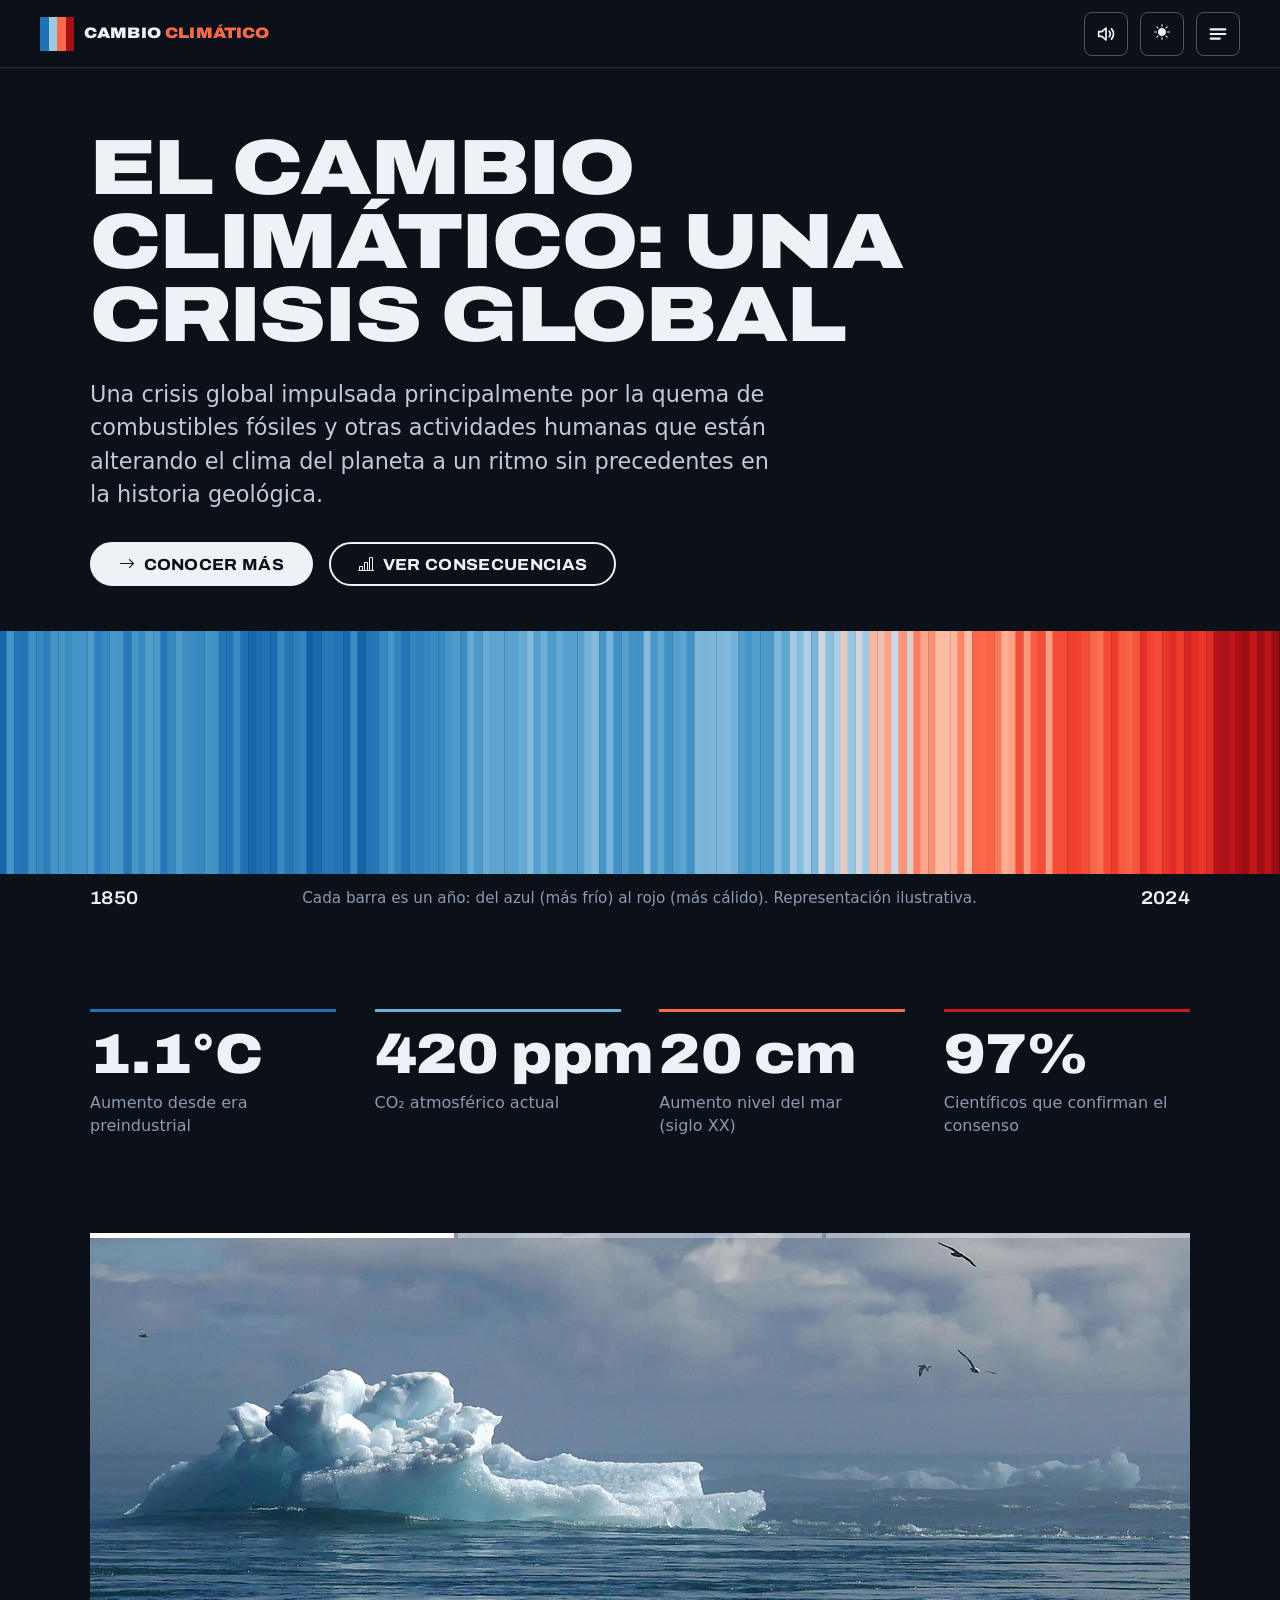
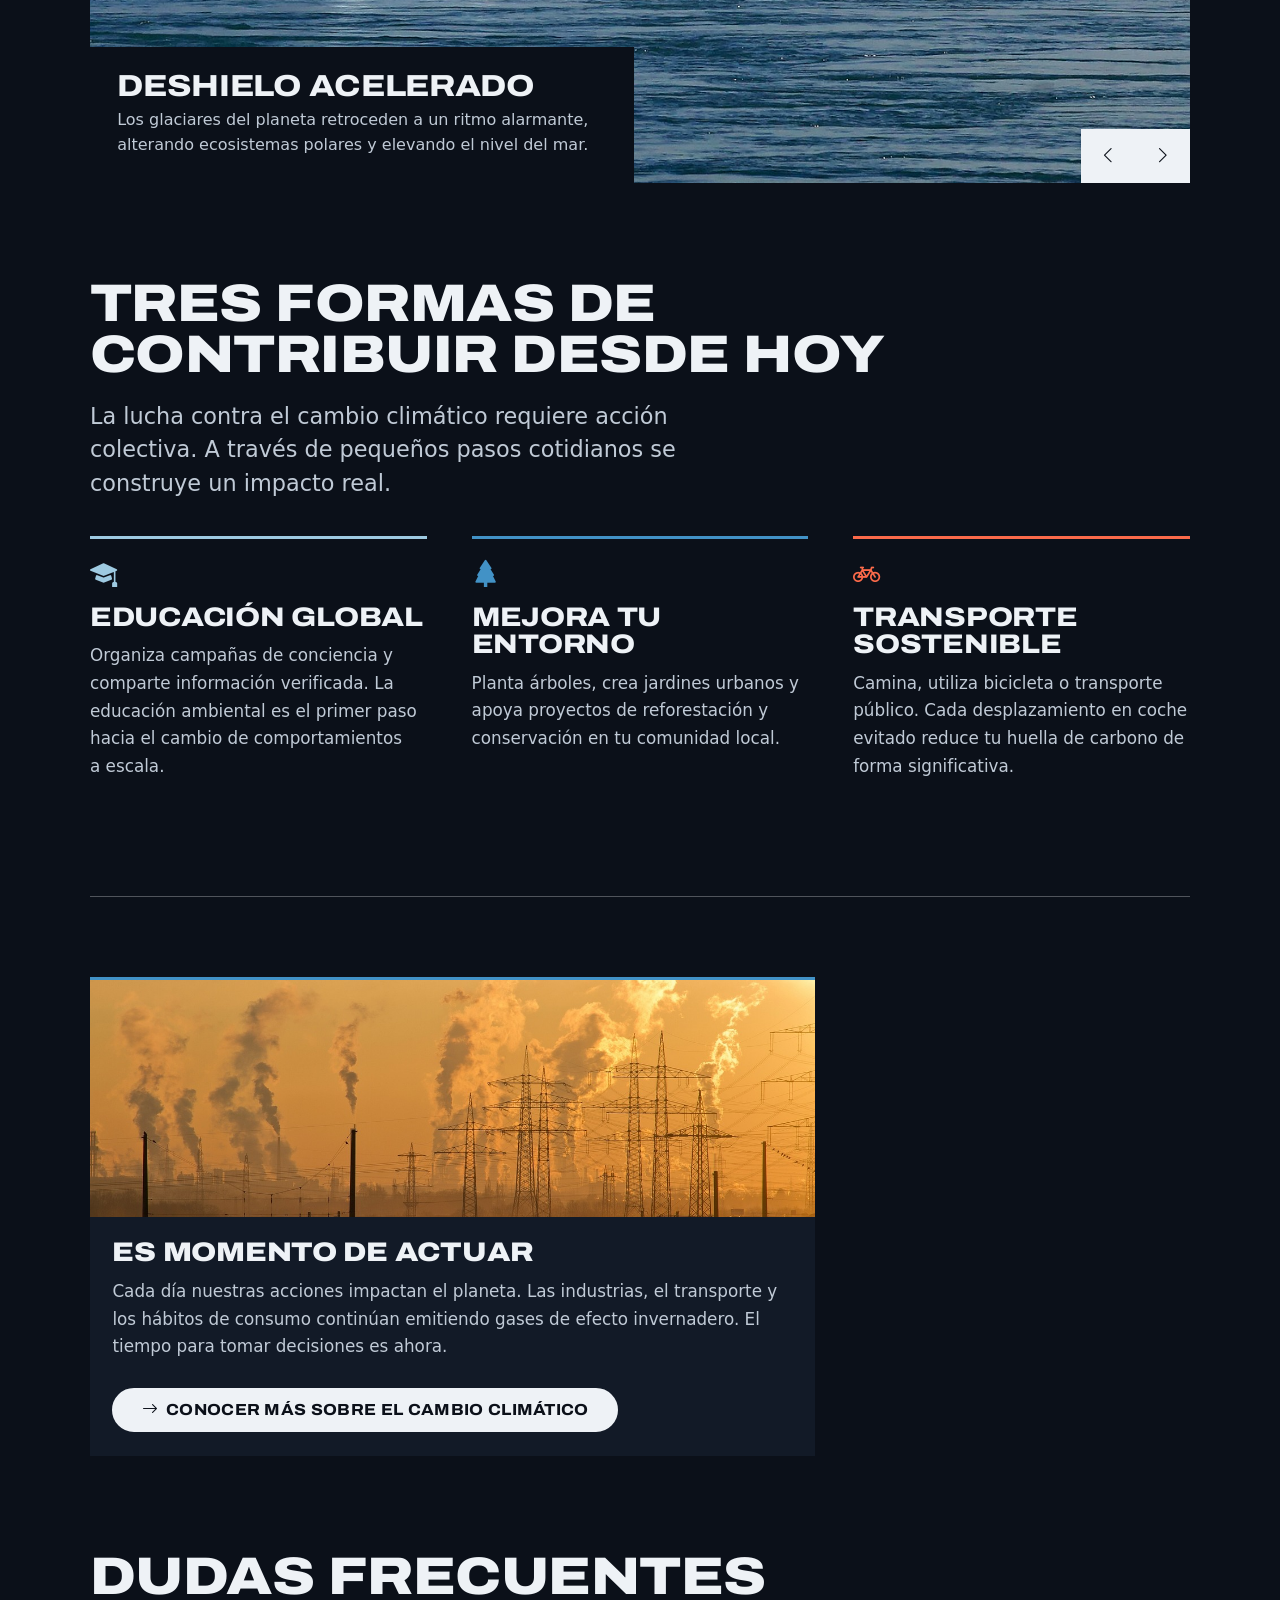
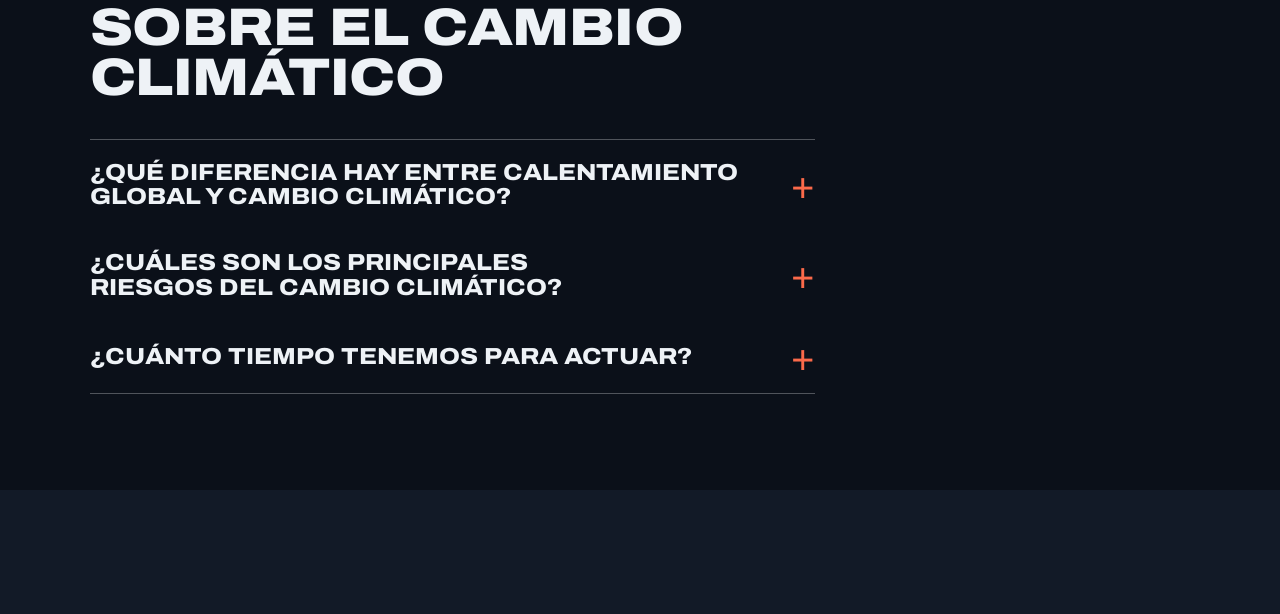
<file: index.html>
<!DOCTYPE html>
<!-- data-theme="dark" inicial; el script del head lo sobreescribe con el valor guardado -->
<html lang="es" data-theme="dark">
<head>
  <meta charset="UTF-8">
  <meta name="viewport" content="width=device-width, initial-scale=1.0">
  <title>Cambio Climático — Inicio</title>

  <!-- Bootstrap 5 CSS y JS — grid, navbar, carousel y accordion -->
  <link href="https://cdn.jsdelivr.net/npm/bootstrap@5.3.8/dist/css/bootstrap.min.css" rel="stylesheet"
    integrity="sha384-sRIl4kxILFvY47J16cr9ZwB07vP4J8+LH7qKQnuqkuIAvNWLzeN8tE5YBujZqJLB" crossorigin="anonymous">
  <script src="https://cdn.jsdelivr.net/npm/bootstrap@5.3.8/dist/js/bootstrap.bundle.min.js"
    integrity="sha384-FKyoEForCGlyvwx9Hj09JcYn3nv7wiPVlz7YYwJrWVcXK/BmnVDxM+D2scQbITxI" crossorigin="anonymous"></script>

  <!-- Bootstrap Icons — íconos usados en la nav y las tarjetas -->
  <link rel="stylesheet" href="https://cdn.jsdelivr.net/npm/bootstrap-icons@1.11.3/font/bootstrap-icons.min.css">

  <!-- Fuentes locales (Archivo + Barlow) se cargan desde estilos-6-herencia.css -->

  <!-- Estilos propios del sitio -->
  <link rel="preload" href="font_archivo.woff2" as="font" type="font/woff2" crossorigin>
  <link rel="stylesheet" href="styles.css">
  <link rel="icon" type="img/icon" href="icono.png">

  <!-- Aplica el tema guardado antes de que el CSS renderice, evita el parpadeo claro/oscuro -->
  <script>
    (function(){
      var t = localStorage.getItem('cc-theme') || 'dark';
      document.documentElement.setAttribute('data-theme', t);
      document.documentElement.classList.add('js');
    })();
  </script>
</head>
<body>

  <!-- Cortina de transición entre páginas (CSS + script.js) -->
  <div class="page-curtain" aria-hidden="true"><i class="bi bi-globe-americas"></i><span></span></div>


  <!-- NAVEGACIÓN — navbar-expand-lg: colapsada en móvil, expandida en desktop -->
  <header class="hd" id="hd">
    <div class="hd-in">
      <a class="hd-marca" href="index.html" aria-label="Cambio Climático, inicio"><span>Cambio <b>Climático</b></span></a>
      <nav class="hd-nav" id="hd-nav" aria-label="Principal">
      <a href="quees.html">¿Qué es?</a>
      <a href="discusion.html">¿Qué se ha hecho?</a>
      <a href="debemoshacer.html">¿Qué debemos hacer?</a>
      <a href="resultados.html">Consecuencias</a>
      <a href="metodologia.html">Metodología</a>
      <a href="referencias.html">Referencias</a>
      </nav>
      <button class="icono-b hd-son" id="son" type="button" aria-label="Sonido del mouse" title="Sonido del mouse" aria-pressed="true"><svg class="on" viewBox="0 0 24 24" aria-hidden="true"><g fill="none" stroke="currentColor" stroke-width="1.9" stroke-linecap="round" stroke-linejoin="round"><path d="M4 9.5v5h3.5L12 18.5v-13L7.5 9.5z"/><path d="M15.5 9a4.2 4.2 0 0 1 0 6M18 6.5a8 8 0 0 1 0 11"/></g></svg><svg class="off" viewBox="0 0 24 24" aria-hidden="true"><g fill="none" stroke="currentColor" stroke-width="1.9" stroke-linecap="round" stroke-linejoin="round"><path d="M4 9.5v5h3.5L12 18.5v-13L7.5 9.5z"/><path d="m16 9.5 5 5M21 9.5l-5 5"/></g></svg></button>
      <button class="btn-theme-toggle" id="themeToggle" type="button" title="Cambiar tema" aria-label="Cambiar tema"><i class="bi bi-sun-fill" id="themeIcon"></i></button>
      <button class="icono-b hd-menu" id="menu-abrir" type="button" aria-label="Abrir menú" aria-expanded="false" aria-controls="menu"><svg viewBox="0 0 24 24" aria-hidden="true"><path fill="none" stroke="currentColor" stroke-width="2.4" stroke-linecap="round" d="M4 7h16M4 12h16M4 17h10"/></svg></button>
    </div>
  </header>

  <div class="menu" id="menu" hidden>
    <button class="icono-b menu-x" id="menu-cerrar" type="button" aria-label="Cerrar menú"><svg viewBox="0 0 24 24" aria-hidden="true"><path fill="none" stroke="currentColor" stroke-width="2.4" stroke-linecap="round" d="M6 6l12 12M18 6 6 18"/></svg></button>
    <nav aria-label="Menú móvil">
    <a href="index.html" style="--i:0" class="act" aria-current="page">Inicio</a>
    <a href="quees.html" style="--i:1">¿Qué es?</a>
    <a href="discusion.html" style="--i:2">¿Qué se ha hecho?</a>
    <a href="debemoshacer.html" style="--i:3">¿Qué debemos hacer?</a>
    <a href="resultados.html" style="--i:4">Consecuencias</a>
    <a href="metodologia.html" style="--i:5">Metodología</a>
    <a href="referencias.html" style="--i:6">Referencias</a>
    </nav>
    <div class="menu-pie"><div class="stripes" aria-hidden="true"></div><p class="menu-datos">Cambio Climático<br>Información científica para nuestro planeta</p></div>
  </div>


  <!-- HERO — título principal con dos botones de acción -->
  <section class="hero-band">
    <div class="container text-center">
      <h1 class="heading-underline mb-4">El Cambio Climático: una crisis global</h1>

      <!-- Ancho máximo de 680px para que el texto no se extienda demasiado en pantallas anchas -->
      <p class="lead mx-auto" style="max-width:680px;">
        Una crisis global impulsada principalmente por la quema de combustibles fósiles y otras
        actividades humanas que están alterando el clima del planeta a un ritmo sin precedentes
        en la historia geológica.
      </p>

      <!-- Dos CTAs: primario hacia el contenido y secundario hacia las consecuencias -->
      <div class="mt-4 d-flex gap-3 justify-content-center flex-wrap">
        <a href="quees.html" class="btn btn-primary">
          <i class="bi bi-arrow-right me-2"></i>Conocer más
        </a>
        <a href="resultados.html" class="btn btn-outline-secondary">
          <i class="bi bi-bar-chart-line me-2"></i>Ver consecuencias
        </a>
      </div>
    </div>
  </section>


  <!-- CONTENIDO PRINCIPAL -->
  <main class="container mt-5">


    <!-- Fila de estadísticas — col-6 col-md-3: 2 columnas en móvil, 4 en desktop -->
    <div class="row g-3 mb-5">

      <div class="col-6 col-md-3 fade-in-up">
        <div class="stat-card">
          <span class="stat-number">1.1°C</span>
          <span class="stat-label">Aumento desde era preindustrial</span>
        </div>
      </div>

      <div class="col-6 col-md-3 fade-in-up">
        <div class="stat-card">
          <span class="stat-number">421 ppm</span>
          <span class="stat-label">CO₂ atmosférico actual</span>
        </div>
      </div>

      <div class="col-6 col-md-3 fade-in-up">
        <div class="stat-card">
          <span class="stat-number">20 cm</span>
          <span class="stat-label">Aumento nivel del mar (siglo XX)</span>
        </div>
      </div>

      <div class="col-6 col-md-3 fade-in-up">
        <div class="stat-card">
          <span class="stat-number">97%</span>
          <span class="stat-label">Científicos que confirman el consenso</span>
        </div>
      </div>

    </div><!-- /estadísticas -->


    <!-- Carrusel — carousel-fade: transición por fundido, autoplay activado -->
    <div class="mb-5 fade-in-up">
      <div id="carouselHero" class="carousel slide carousel-fade" data-bs-ride="carousel">

        <!-- Indicadores de posición -->
        <div class="carousel-indicators">
          <button type="button" data-bs-target="#carouselHero" data-bs-slide-to="0" class="active"
            aria-current="true" aria-label="Slide 1"></button>
          <button type="button" data-bs-target="#carouselHero" data-bs-slide-to="1"
            aria-label="Slide 2"></button>
          <button type="button" data-bs-target="#carouselHero" data-bs-slide-to="2"
            aria-label="Slide 3"></button>
        </div>

        <div class="carousel-inner">

          <!-- Slide 1: Deshielo -->
          <div class="carousel-item active">
            <img src="glaciar.jpg" class="d-block w-100" alt="Deshielo de glaciares">
            <div class="carousel-caption d-block">
              <h5>Deshielo Acelerado</h5>
              <p>Los glaciares del planeta retroceden a un ritmo alarmante, alterando ecosistemas
                polares y elevando el nivel del mar.</p>
            </div>
          </div>

          <!-- Slide 2: Incendios -->
          <div class="carousel-item">
            <img decoding="async" src="incendio.jpg" class="d-block w-100" alt="Incendios forestales">
            <div class="carousel-caption d-block">
              <h5>Incendios Forestales</h5>
              <p>El aumento de temperaturas y las sequías prolongadas incrementan la frecuencia
                e intensidad de los incendios.</p>
            </div>
          </div>

          <!-- Slide 3: Sequías -->
          <div class="carousel-item">
            <img decoding="async" src="sequedad.jpg" class="d-block w-100" alt="Sequías extremas">
            <div class="carousel-caption d-block">
              <h5>Sequías Extremas</h5>
              <p>Periodos prolongados sin lluvia generan escasez hídrica e impactan gravemente
                la producción agrícola.</p>
            </div>
          </div>

        </div><!-- /carousel-inner -->

        <!-- Controles anterior / siguiente -->
        <button class="carousel-control-prev" type="button"
          data-bs-target="#carouselHero" data-bs-slide="prev">
          <i class="bi bi-chevron-left text-white fs-5"></i>
          <span class="visually-hidden">Anterior</span>
        </button>
        <button class="carousel-control-next" type="button"
          data-bs-target="#carouselHero" data-bs-slide="next">
          <i class="bi bi-chevron-right text-white fs-5"></i>
          <span class="visually-hidden">Siguiente</span>
        </button>

      </div>
    </div><!-- /carrusel -->


    <!-- Tres formas de contribuir — h-100 iguala alturas en la misma fila -->
    <div class="mb-5">
      <div class="text-center mb-4">
        <h2 class="heading-underline">Tres formas de contribuir desde hoy</h2>
        <p class="lead mt-3 mx-auto" style="max-width:600px;">
          La lucha contra el cambio climático requiere acción colectiva. A través de pequeños
          pasos cotidianos se construye un impacto real.
        </p>
      </div>

      <div class="row g-4">

        <!-- Tarjeta: educación y conciencia ambiental -->
        <div class="col-md-4 fade-in-up">
          <div class="card h-100 card-accent-green">
            <div class="card-body">
              <div class="card-icon icon-green">
                <i class="bi bi-mortarboard-fill"></i>
              </div>
              <h5 class="card-title">Educación global</h5>
              <p class="card-text">
                Organiza campañas de conciencia y comparte información verificada. La educación
                ambiental es el primer paso hacia el cambio de comportamientos a escala.
              </p>
            </div>
          </div>
        </div>

        <!-- Tarjeta: reforestación y espacios verdes -->
        <div class="col-md-4 fade-in-up">
          <div class="card h-100 card-accent-teal">
            <div class="card-body">
              <div class="card-icon icon-teal">
                <i class="bi bi-tree-fill"></i>
              </div>
              <h5 class="card-title">Mejora tu entorno</h5>
              <p class="card-text">
                Planta árboles, crea jardines urbanos y apoya proyectos de reforestación y
                conservación en tu comunidad local.
              </p>
            </div>
          </div>
        </div>

        <!-- Tarjeta: movilidad de bajo impacto -->
        <div class="col-md-4 fade-in-up">
          <div class="card h-100 card-accent-amber">
            <div class="card-body">
              <div class="card-icon icon-amber">
                <i class="bi bi-bicycle"></i>
              </div>
              <h5 class="card-title">Transporte sostenible</h5>
              <p class="card-text">
                Camina, utiliza bicicleta o transporte público. Cada desplazamiento en coche
                evitado reduce tu huella de carbono de forma significativa.
              </p>
            </div>
          </div>
        </div>

      </div>
    </div>


    <div class="divider"></div>


    <!-- Tarjeta destacada con imagen — brightness(0.65) oscurece la imagen -->
    <div class="row mb-5 justify-content-center">
      <div class="col-md-8">
        <div class="card overflow-hidden">
          <img loading="lazy" decoding="async" src="contaminacion.jpg" class="card-img-top" alt="Contaminación industrial"
            style="height:240px; object-fit:cover; filter:brightness(0.65);">
          <div class="card-body text-center">
            <h4 class="card-title">Es momento de actuar</h4>
            <p class="card-text mb-4">
              Cada día nuestras acciones impactan el planeta. Las industrias, el transporte y
              los hábitos de consumo continúan emitiendo gases de efecto invernadero.
              El tiempo para tomar decisiones es ahora.
            </p>
            <a href="quees.html" class="btn btn-primary">
              <i class="bi bi-arrow-right me-2"></i>Conocer más sobre el cambio climático
            </a>
          </div>
        </div>
      </div>
    </div>


    <!-- FAQ con accordion — data-bs-parent fuerza que solo un item esté abierto a la vez -->
    <div class="row mb-5 justify-content-center">
      <div class="col-lg-8">
        <div class="text-center mb-4">
          <h2 class="heading-underline">Dudas frecuentes sobre el cambio climático</h2>
        </div>

        <div class="accordion" id="accordionFAQ">

          <!-- Pregunta 1 -->
          <div class="accordion-item">
            <h2 class="accordion-header">
              <button class="accordion-button collapsed" type="button"
                data-bs-toggle="collapse" data-bs-target="#faq1"
                aria-expanded="false" aria-controls="faq1">
                ¿Qué diferencia hay entre calentamiento global y cambio climático?
              </button>
            </h2>
            <div id="faq1" class="accordion-collapse collapse" data-bs-parent="#accordionFAQ">
              <div class="accordion-body">
                El <strong>calentamiento global</strong> se refiere al aumento de la temperatura
                media de la atmósfera y los océanos. El <strong>cambio climático</strong> es un
                término más amplio que engloba ese calentamiento y todas sus consecuencias:
                alteraciones en los patrones de precipitación, aumento del nivel del mar,
                derretimiento de glaciares, eventos climáticos extremos y cambios en los ecosistemas.
              </div>
            </div>
          </div>

          <!-- Pregunta 2 -->
          <div class="accordion-item">
            <h2 class="accordion-header">
              <button class="accordion-button collapsed" type="button"
                data-bs-toggle="collapse" data-bs-target="#faq2"
                aria-expanded="false" aria-controls="faq2">
                ¿Cuáles son los principales riesgos del cambio climático?
              </button>
            </h2>
            <div id="faq2" class="accordion-collapse collapse" data-bs-parent="#accordionFAQ">
              <div class="accordion-body">
                La mayor preocupación es la velocidad del cambio. Los ecosistemas, la flora,
                la fauna y la civilización humana tienen dificultades para adaptarse tan rápido.
                Esto pone en riesgo los sistemas alimentarios, las fuentes hídricas, la
                infraestructura y las economías globales. En varias regiones ya se superan
                los umbrales seguros para los seres humanos.
              </div>
            </div>
          </div>

          <!-- Pregunta 3 -->
          <div class="accordion-item">
            <h2 class="accordion-header">
              <button class="accordion-button collapsed" type="button"
                data-bs-toggle="collapse" data-bs-target="#faq3"
                aria-expanded="false" aria-controls="faq3">
                ¿Cuánto tiempo tenemos para actuar?
              </button>
            </h2>
            <div id="faq3" class="accordion-collapse collapse" data-bs-parent="#accordionFAQ">
              <div class="accordion-body">
                El Acuerdo de París de 2015 estableció el objetivo de mantener el aumento por
                debajo de 2°C y proseguir esfuerzos para limitarlo a 1.5°C. Según el IPCC,
                cada fracción de grado importa. No existe un umbral mágico: cuanto antes
                reduzcamos las emisiones, menores serán los daños para las generaciones futuras.
                La ventana de acción eficaz se estrecha cada año.
              </div>
            </div>
          </div>

        </div><!-- /accordion -->
      </div>
    </div><!-- /FAQ -->


  </main><!-- /main -->


  <!-- FOOTER — tres columnas: brand | descripción | copyright -->
  <footer>
    <div class="container d-flex flex-column flex-md-row align-items-center justify-content-between gap-3">
      <div class="footer-brand">
        <i class="bi bi-globe-americas"></i>
        Cambio Climático
      </div>
      <p class="mb-0">Información científica para nuestro planeta</p>
      <p class="mb-0">© <span id="anio"></span> — Todos los derechos reservados</p>
    </div>
  </footer>


  <!-- Alternancia de tema claro/oscuro — guarda la preferencia en localStorage -->
  <audio id="clic-audio" src="click.wav" preload="auto" playsinline></audio>
  <script src="script.js"></script>

</body>
                </html>
</file>
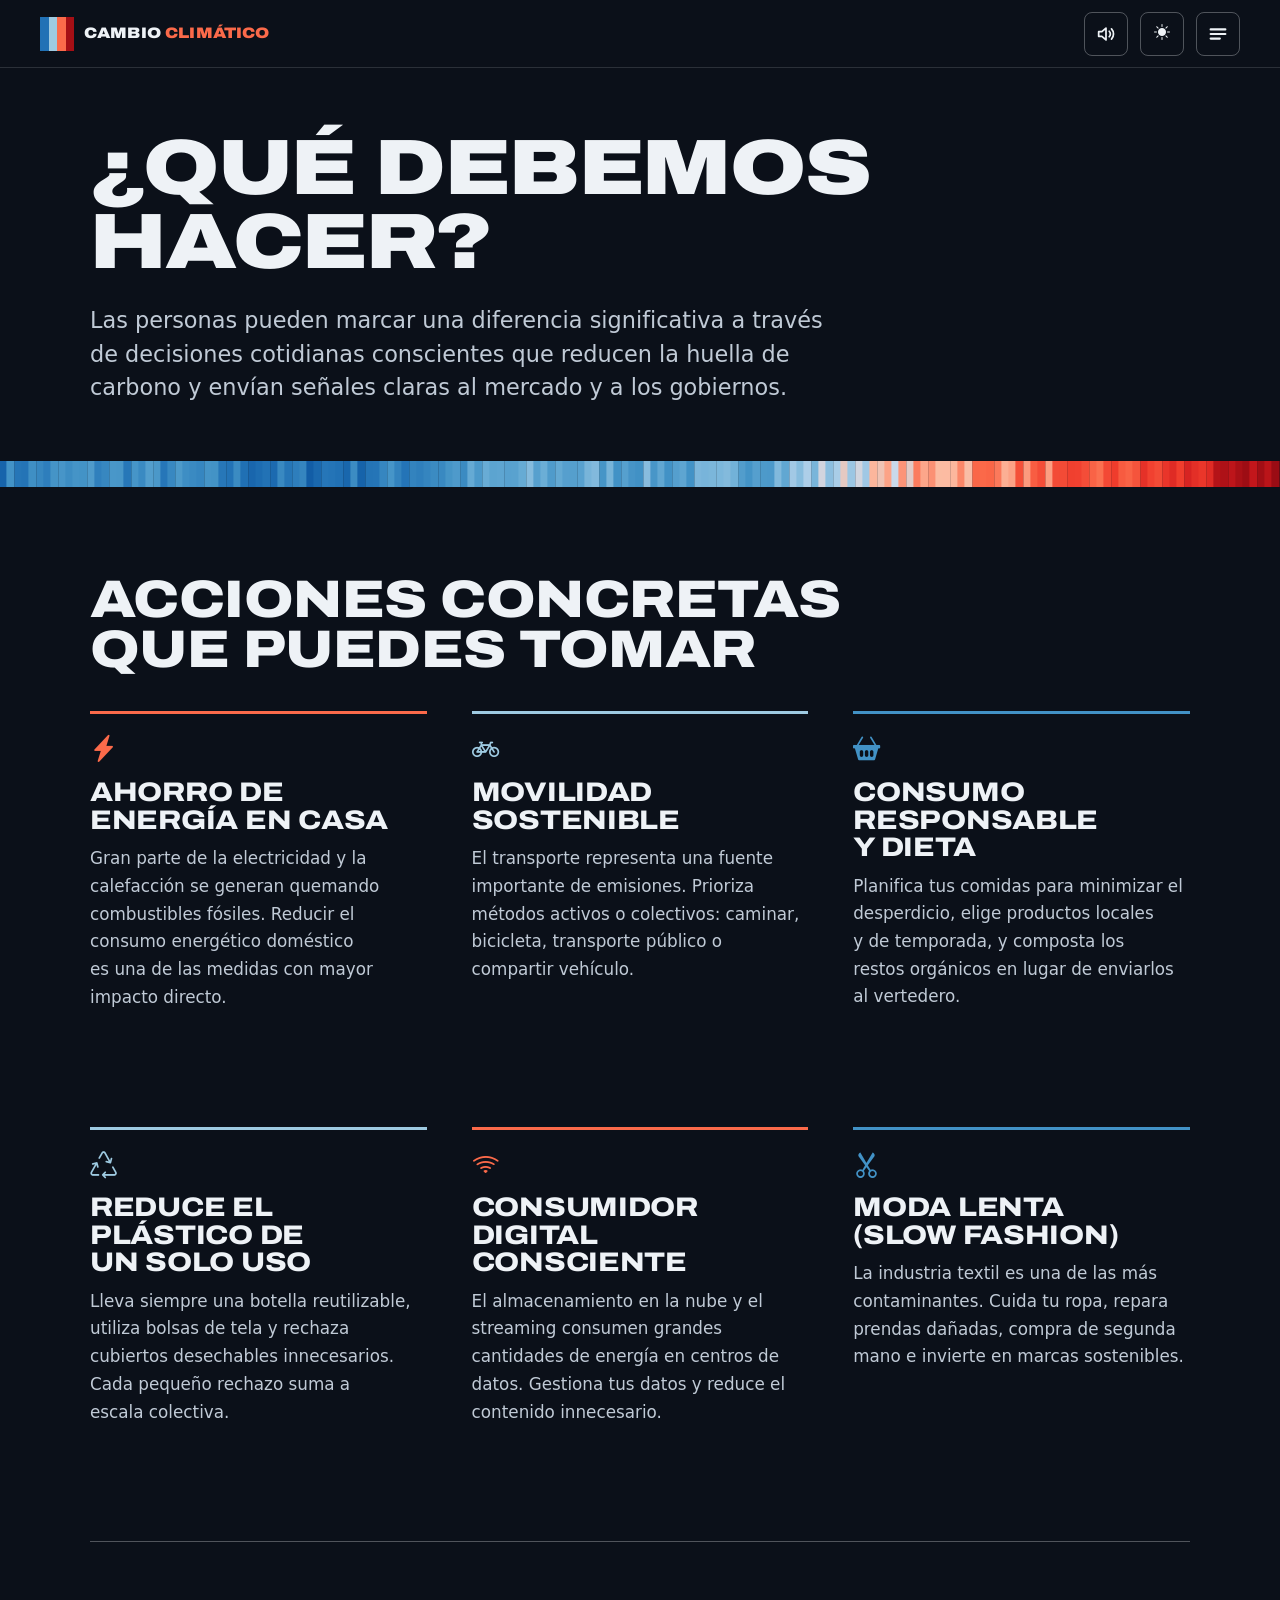
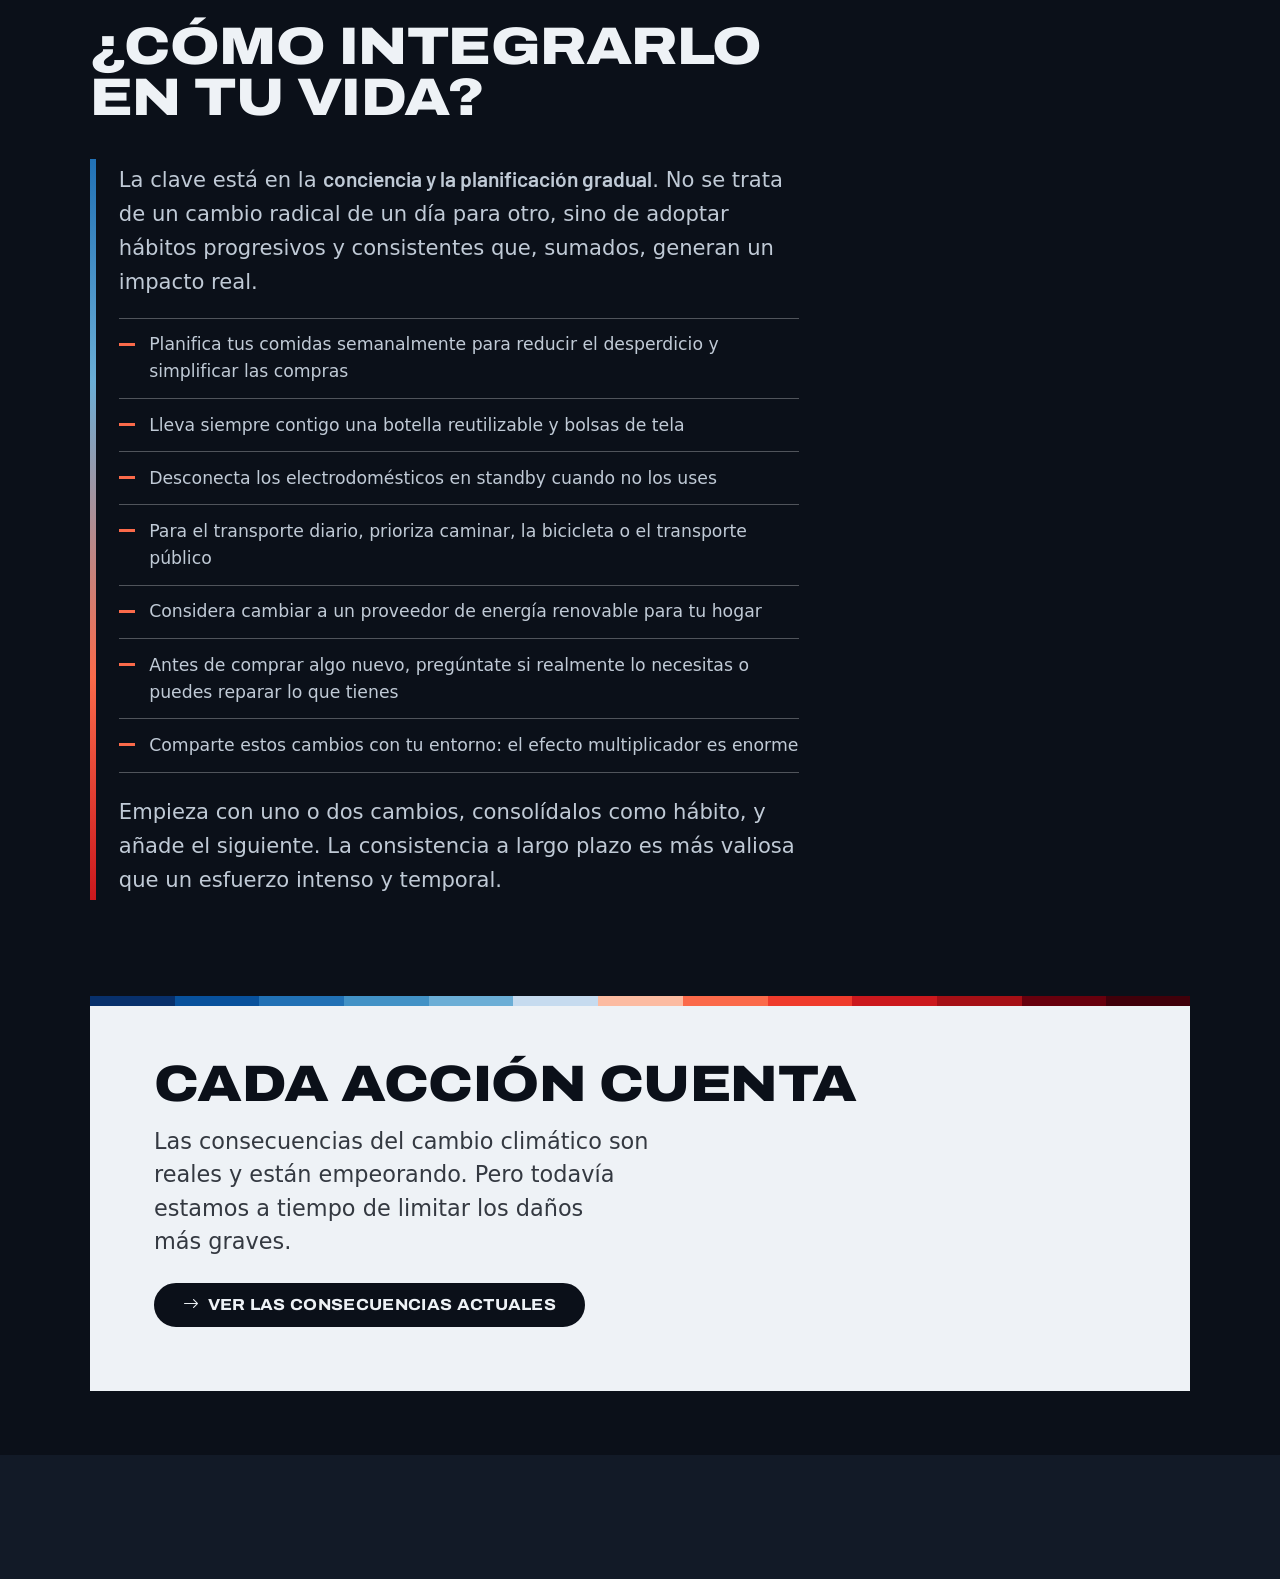
<file: debemoshacer.html>
<!DOCTYPE html>
<!-- data-theme="dark" por defecto, el script del head lo sobreescribe si hay preferencia guardada -->
<html lang="es" data-theme="dark">
<head>
  <meta charset="UTF-8">
  <meta name="viewport" content="width=device-width, initial-scale=1.0">
  <title>¿Qué debemos hacer? — Cambio Climático</title>

  <!-- Bootstrap 5 — framework de estilos y componentes -->
  <link href="https://cdn.jsdelivr.net/npm/bootstrap@5.3.8/dist/css/bootstrap.min.css" rel="stylesheet"
    integrity="sha384-sRIl4kxILFvY47J16cr9ZwB07vP4J8+LH7qKQnuqkuIAvNWLzeN8tE5YBujZqJLB" crossorigin="anonymous">
  <!-- Bootstrap JS — necesario para el menú colapsable y el dropdown -->
  <script src="https://cdn.jsdelivr.net/npm/bootstrap@5.3.8/dist/js/bootstrap.bundle.min.js"
    integrity="sha384-FKyoEForCGlyvwx9Hj09JcYn3nv7wiPVlz7YYwJrWVcXK/BmnVDxM+D2scQbITxI" crossorigin="anonymous"></script>

  <!-- Bootstrap Icons — íconos usados en la nav y las tarjetas -->
  <link rel="stylesheet" href="https://cdn.jsdelivr.net/npm/bootstrap-icons@1.11.3/font/bootstrap-icons.min.css">

  <!-- Fuentes locales (Archivo + Barlow) se cargan desde estilos-6-herencia.css -->

  <!-- Estilos propios del sitio -->
  <link rel="preload" href="font_archivo.woff2" as="font" type="font/woff2" crossorigin>
  <link rel="stylesheet" href="styles.css">
  <link rel="icon" type="img/icon" href="icono.png">

  <!-- Aplica el tema guardado antes de que el CSS renderice, evita el parpadeo claro/oscuro -->
  <script>
    (function(){
      var t = localStorage.getItem('cc-theme') || 'dark';
      document.documentElement.setAttribute('data-theme', t);
      document.documentElement.classList.add('js');
    })();
  </script>
</head>
<body>

  <!-- Cortina de transición entre páginas (CSS + script.js) -->
  <div class="page-curtain" aria-hidden="true"><i class="bi bi-globe-americas"></i><span></span></div>


  <!-- NAVEGACIÓN — "¿Qué debemos hacer?" marcado como activo -->
  <header class="hd" id="hd">
    <div class="hd-in">
      <a class="hd-marca" href="index.html" aria-label="Cambio Climático, inicio"><span>Cambio <b>Climático</b></span></a>
      <nav class="hd-nav" id="hd-nav" aria-label="Principal">
      <a href="quees.html">¿Qué es?</a>
      <a href="discusion.html">¿Qué se ha hecho?</a>
      <a href="debemoshacer.html" class="act" aria-current="page">¿Qué debemos hacer?</a>
      <a href="resultados.html">Consecuencias</a>
      <a href="metodologia.html">Metodología</a>
      <a href="referencias.html">Referencias</a>
      </nav>
      <button class="icono-b hd-son" id="son" type="button" aria-label="Sonido del mouse" title="Sonido del mouse" aria-pressed="true"><svg class="on" viewBox="0 0 24 24" aria-hidden="true"><g fill="none" stroke="currentColor" stroke-width="1.9" stroke-linecap="round" stroke-linejoin="round"><path d="M4 9.5v5h3.5L12 18.5v-13L7.5 9.5z"/><path d="M15.5 9a4.2 4.2 0 0 1 0 6M18 6.5a8 8 0 0 1 0 11"/></g></svg><svg class="off" viewBox="0 0 24 24" aria-hidden="true"><g fill="none" stroke="currentColor" stroke-width="1.9" stroke-linecap="round" stroke-linejoin="round"><path d="M4 9.5v5h3.5L12 18.5v-13L7.5 9.5z"/><path d="m16 9.5 5 5M21 9.5l-5 5"/></g></svg></button>
      <button class="btn-theme-toggle" id="themeToggle" type="button" title="Cambiar tema" aria-label="Cambiar tema"><i class="bi bi-sun-fill" id="themeIcon"></i></button>
      <button class="icono-b hd-menu" id="menu-abrir" type="button" aria-label="Abrir menú" aria-expanded="false" aria-controls="menu"><svg viewBox="0 0 24 24" aria-hidden="true"><path fill="none" stroke="currentColor" stroke-width="2.4" stroke-linecap="round" d="M4 7h16M4 12h16M4 17h10"/></svg></button>
    </div>
  </header>

  <div class="menu" id="menu" hidden>
    <button class="icono-b menu-x" id="menu-cerrar" type="button" aria-label="Cerrar menú"><svg viewBox="0 0 24 24" aria-hidden="true"><path fill="none" stroke="currentColor" stroke-width="2.4" stroke-linecap="round" d="M6 6l12 12M18 6 6 18"/></svg></button>
    <nav aria-label="Menú móvil">
    <a href="index.html" style="--i:0">Inicio</a>
    <a href="quees.html" style="--i:1">¿Qué es?</a>
    <a href="discusion.html" style="--i:2">¿Qué se ha hecho?</a>
    <a href="debemoshacer.html" style="--i:3" class="act" aria-current="page">¿Qué debemos hacer?</a>
    <a href="resultados.html" style="--i:4">Consecuencias</a>
    <a href="metodologia.html" style="--i:5">Metodología</a>
    <a href="referencias.html" style="--i:6">Referencias</a>
    </nav>
    <div class="menu-pie"><div class="stripes" aria-hidden="true"></div><p class="menu-datos">Cambio Climático<br>Información científica para nuestro planeta</p></div>
  </div>


  <!-- CABECERA DE PÁGINA — banda con título y descripción introductoria -->
  <div class="hero-band">
    <div class="container page-header">
      <h1 class="heading-underline">¿Qué debemos hacer?</h1>
      <p class="lead">
        Las personas pueden marcar una diferencia significativa a través de decisiones cotidianas
        conscientes que reducen la huella de carbono y envían señales claras al mercado y a
        los gobiernos.
      </p>
    </div>
  </div>


  <!-- CONTENIDO PRINCIPAL -->
  <main class="container mt-5 mb-5">


    <!-- Primera fila de acciones — 3 tarjetas temáticas -->
    <div class="text-center mb-4">
      <h2 class="heading-underline">Acciones concretas que puedes tomar</h2>
    </div>

    <div class="row g-4 mb-5">

      <!-- Tarjeta: ahorro energético en el hogar -->
      <div class="col-md-4 fade-in-up">
        <div class="card h-100 card-accent-amber">
          <div class="card-body">
            <div class="card-icon icon-amber"><i class="bi bi-lightning-charge-fill"></i></div>
            <h5 class="card-title">Ahorro de energía en casa</h5>
            <p class="card-text">
              Gran parte de la electricidad y la calefacción se generan quemando combustibles
              fósiles. Reducir el consumo energético doméstico es una de las medidas con mayor
              impacto directo.
            </p>
          </div>
        </div>
      </div>

      <!-- Tarjeta: transporte de bajo impacto -->
      <div class="col-md-4 fade-in-up">
        <div class="card h-100 card-accent-green">
          <div class="card-body">
            <div class="card-icon icon-green"><i class="bi bi-bicycle"></i></div>
            <h5 class="card-title">Movilidad sostenible</h5>
            <p class="card-text">
              El transporte representa una fuente importante de emisiones. Prioriza métodos
              activos o colectivos: caminar, bicicleta, transporte público o compartir vehículo.
            </p>
          </div>
        </div>
      </div>

      <!-- Tarjeta: alimentación y compras conscientes -->
      <div class="col-md-4 fade-in-up">
        <div class="card h-100 card-accent-teal">
          <div class="card-body">
            <div class="card-icon icon-teal"><i class="bi bi-basket2-fill"></i></div>
            <h5 class="card-title">Consumo responsable y dieta</h5>
            <p class="card-text">
              Planifica tus comidas para minimizar el desperdicio, elige productos locales y de
              temporada, y composta los restos orgánicos en lugar de enviarlos al vertedero.
            </p>
          </div>
        </div>
      </div>

    </div><!-- /primera fila -->


    <!-- Segunda fila de acciones — 3 tarjetas temáticas -->
    <div class="row g-4 mb-5">

      <!-- Tarjeta: eliminación de plásticos desechables -->
      <div class="col-md-4 fade-in-up">
        <div class="card h-100 card-accent-green">
          <div class="card-body">
            <div class="card-icon icon-green"><i class="bi bi-recycle"></i></div>
            <h5 class="card-title">Reduce el plástico de un solo uso</h5>
            <p class="card-text">
              Lleva siempre una botella reutilizable, utiliza bolsas de tela y rechaza cubiertos
              desechables innecesarios. Cada pequeño rechazo suma a escala colectiva.
            </p>
          </div>
        </div>
      </div>

      <!-- Tarjeta: huella digital y centros de datos -->
      <div class="col-md-4 fade-in-up">
        <div class="card h-100 card-accent-amber">
          <div class="card-body">
            <div class="card-icon icon-amber"><i class="bi bi-wifi"></i></div>
            <h5 class="card-title">Consumidor digital consciente</h5>
            <p class="card-text">
              El almacenamiento en la nube y el streaming consumen grandes cantidades de energía
              en centros de datos. Gestiona tus datos y reduce el contenido innecesario.
            </p>
          </div>
        </div>
      </div>

      <!-- Tarjeta: industria textil y consumo de moda -->
      <div class="col-md-4 fade-in-up">
        <div class="card h-100 card-accent-teal">
          <div class="card-body">
            <div class="card-icon icon-teal"><i class="bi bi-scissors"></i></div>
            <h5 class="card-title">Moda lenta (slow fashion)</h5>
            <p class="card-text">
              La industria textil es una de las más contaminantes. Cuida tu ropa, repara prendas
              dañadas, compra de segunda mano e invierte en marcas sostenibles.
            </p>
          </div>
        </div>
      </div>

    </div><!-- /segunda fila -->


    <div class="divider"></div>


    <!-- Guía de hábitos — lista con bullets verdes del design system -->
    <div class="row justify-content-center mb-5">
      <div class="col-lg-8">
        <div class="text-center mb-4">
          <h2 class="heading-underline">¿Cómo integrarlo en tu vida?</h2>
        </div>
        <div class="section-block">
          <p>
            La clave está en la
            <strong style="color:var(--text-primary)">conciencia y la planificación gradual</strong>.
            No se trata de un cambio radical de un día para otro, sino de adoptar hábitos
            progresivos y consistentes que, sumados, generan un impacto real.
          </p>

          <!-- Lista con estilo propio definido en styles.css -->
          <ul class="styled-list mt-3">
            <li>Planifica tus comidas semanalmente para reducir el desperdicio y simplificar las compras</li>
            <li>Lleva siempre contigo una botella reutilizable y bolsas de tela</li>
            <li>Desconecta los electrodomésticos en standby cuando no los uses</li>
            <li>Para el transporte diario, prioriza caminar, la bicicleta o el transporte público</li>
            <li>Considera cambiar a un proveedor de energía renovable para tu hogar</li>
            <li>Antes de comprar algo nuevo, pregúntate si realmente lo necesitas o puedes reparar lo que tienes</li>
            <li>Comparte estos cambios con tu entorno: el efecto multiplicador es enorme</li>
          </ul>

          <p class="mt-3 mb-0">
            Empieza con uno o dos cambios, consolídalos como hábito, y añade el siguiente.
            La consistencia a largo plazo es más valiosa que un esfuerzo intenso y temporal.
          </p>
        </div>
      </div>
    </div>


    <!-- Call-to-action — enlaza a la página de consecuencias -->
    <div class="cta-block">
      <h3 class="mb-3">Cada acción cuenta</h3>
      <p class="lead mb-4" style="max-width:500px; margin:0 auto 1.5rem;">
        Las consecuencias del cambio climático son reales y están empeorando. Pero todavía
        estamos a tiempo de limitar los daños más graves.
      </p>
      <a href="resultados.html" class="btn btn-primary">
        <i class="bi bi-arrow-right me-2"></i>Ver las consecuencias actuales
      </a>
    </div>


  </main><!-- /main -->


  <!-- FOOTER -->
  <footer>
    <div class="container d-flex flex-column flex-md-row align-items-center justify-content-between gap-3">
      <div class="footer-brand"><i class="bi bi-globe-americas"></i>Cambio Climático</div>
      <p class="mb-0">Información científica para nuestro planeta</p>
      <p class="mb-0">© <span id="anio"></span> — Todos los derechos reservados</p>
    </div>
  </footer>


  <!-- Alternancia de tema claro/oscuro — guarda la preferencia en localStorage -->
  <audio id="clic-audio" src="click.wav" preload="auto" playsinline></audio>
  <script src="script.js"></script>

</body>
</html>
</file>
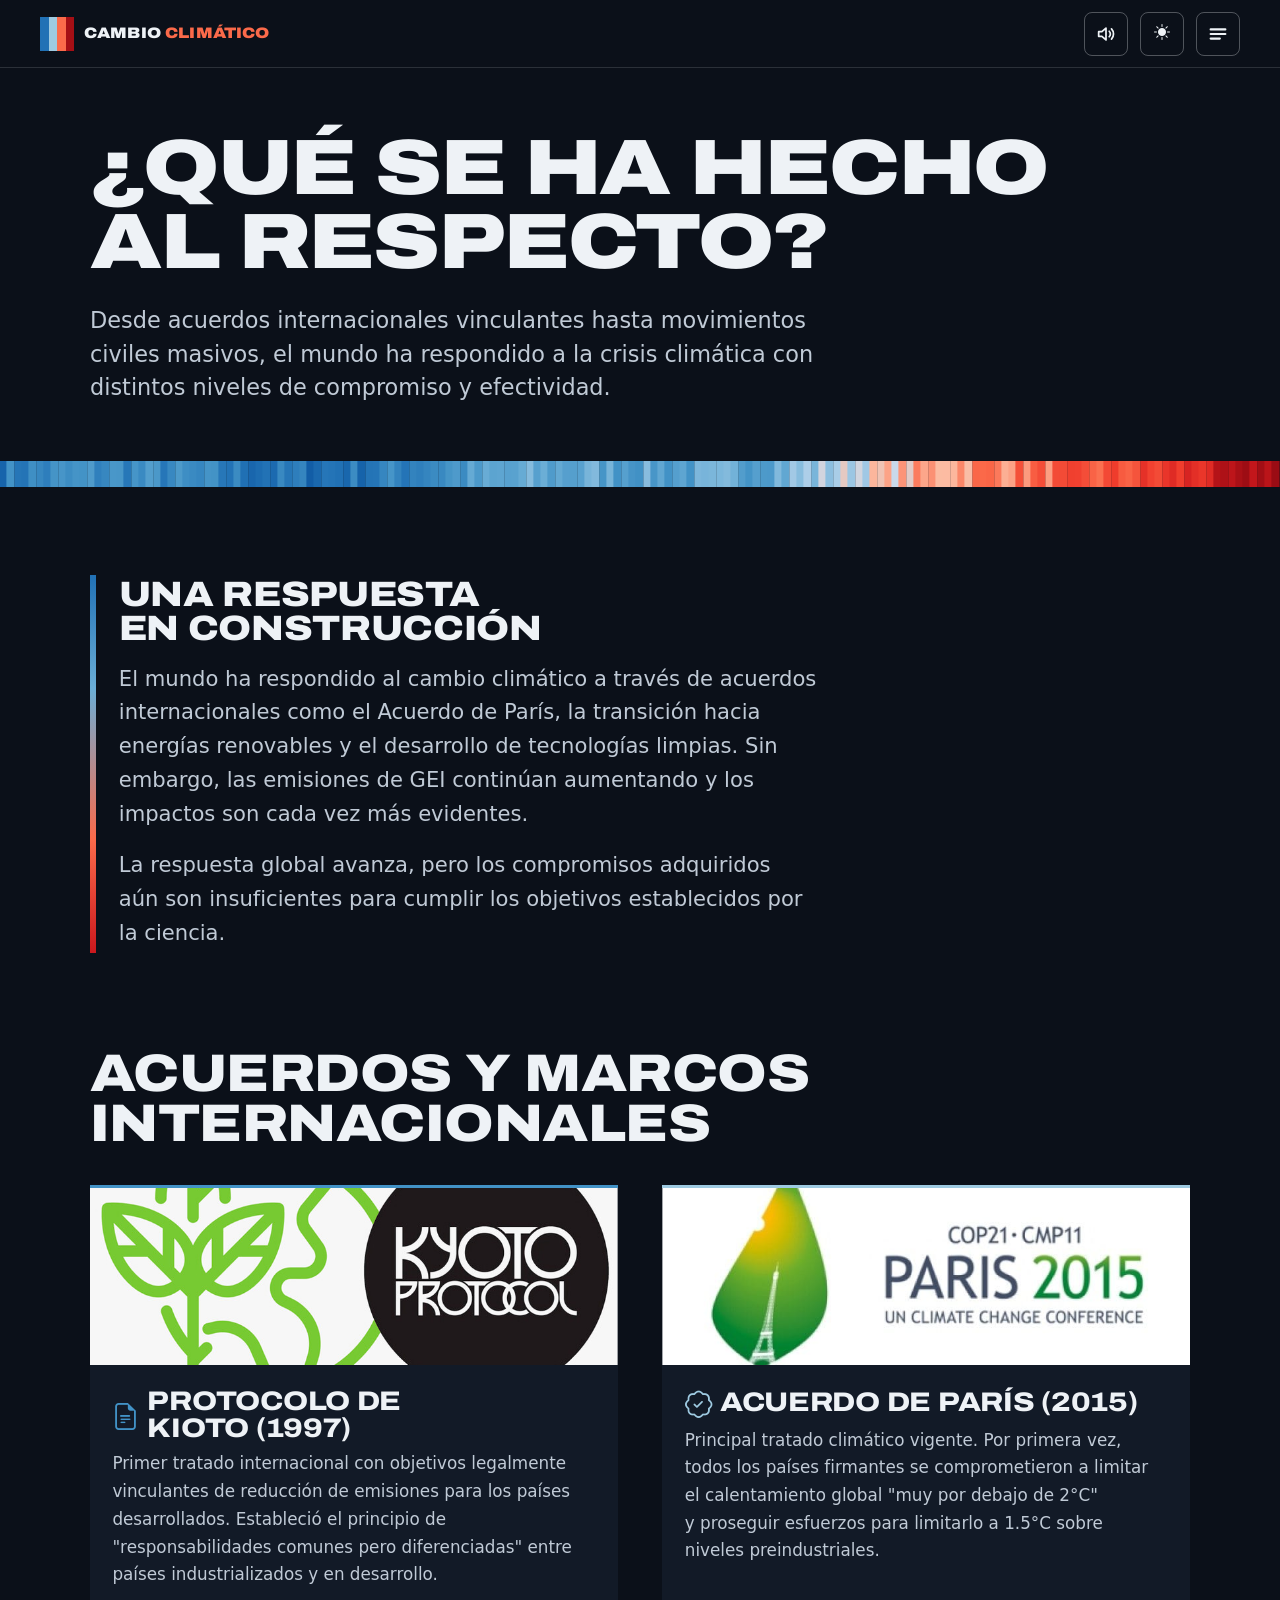
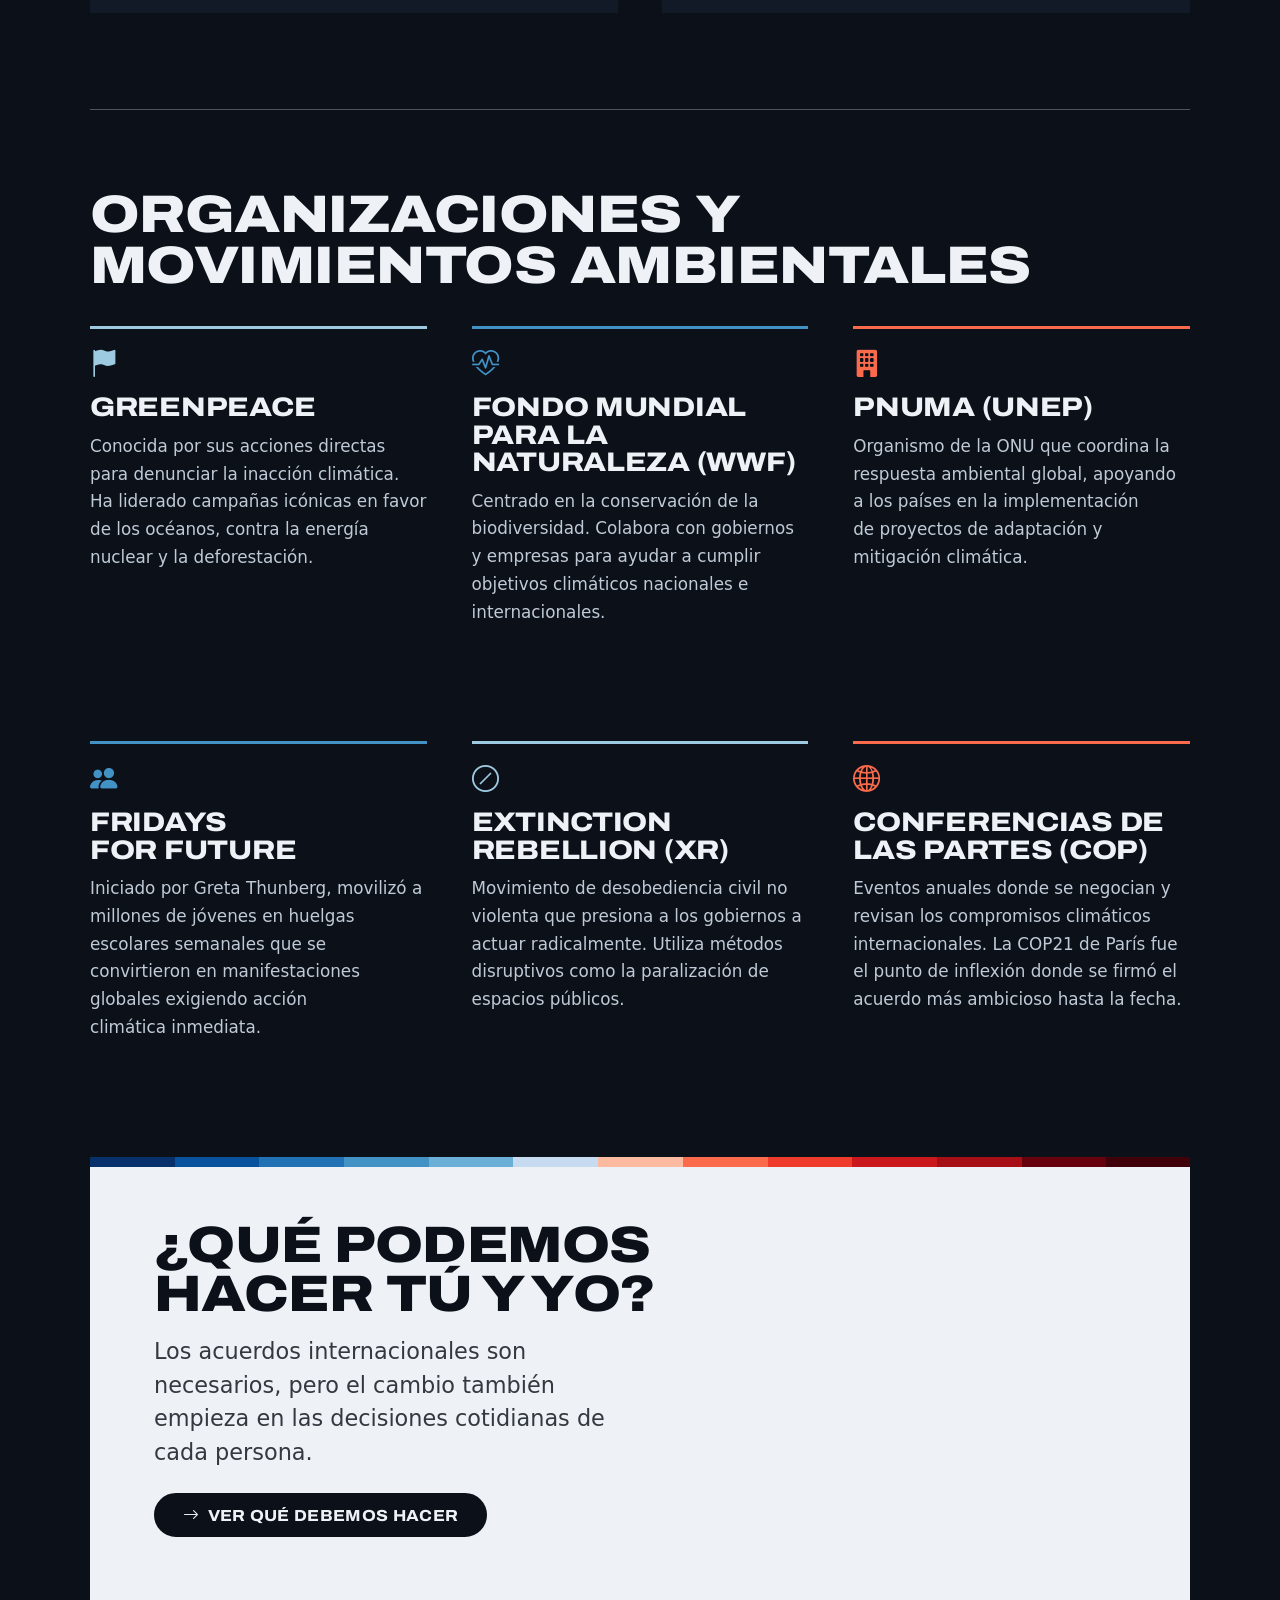
<file: discusion.html>
<!DOCTYPE html>
<!-- data-theme="dark" inicial; el script del head lo actualiza con el valor guardado -->
<html lang="es" data-theme="dark">
<head>
  <meta charset="UTF-8">
  <meta name="viewport" content="width=device-width, initial-scale=1.0">
  <title>¿Qué se ha hecho? — Cambio Climático</title>

  <!-- Bootstrap 5 CSS y JS -->
  <link href="https://cdn.jsdelivr.net/npm/bootstrap@5.3.8/dist/css/bootstrap.min.css" rel="stylesheet"
    integrity="sha384-sRIl4kxILFvY47J16cr9ZwB07vP4J8+LH7qKQnuqkuIAvNWLzeN8tE5YBujZqJLB" crossorigin="anonymous">
  <!-- Bootstrap JS — necesario para el menú colapsable y el dropdown -->
  <script src="https://cdn.jsdelivr.net/npm/bootstrap@5.3.8/dist/js/bootstrap.bundle.min.js"
    integrity="sha384-FKyoEForCGlyvwx9Hj09JcYn3nv7wiPVlz7YYwJrWVcXK/BmnVDxM+D2scQbITxI" crossorigin="anonymous"></script>

  <!-- Bootstrap Icons — íconos usados en la nav y las tarjetas -->
  <link rel="stylesheet" href="https://cdn.jsdelivr.net/npm/bootstrap-icons@1.11.3/font/bootstrap-icons.min.css">

  <!-- Fuentes locales (Archivo + Barlow) se cargan desde estilos-6-herencia.css -->

  <!-- Estilos propios del sitio -->
  <link rel="preload" href="font_archivo.woff2" as="font" type="font/woff2" crossorigin>
  <link rel="stylesheet" href="styles.css">
  <link rel="icon" type="img/icon" href="icono.png">

  <!-- Previene el flash de tema al cambiar de página -->
  <script>
    (function(){
      var t = localStorage.getItem('cc-theme') || 'dark';
      document.documentElement.setAttribute('data-theme', t);
      document.documentElement.classList.add('js');
    })();
  </script>
</head>
<body>

  <!-- Cortina de transición entre páginas (CSS + script.js) -->
  <div class="page-curtain" aria-hidden="true"><i class="bi bi-globe-americas"></i><span></span></div>


  <!-- NAVEGACIÓN — "¿Qué se ha hecho?" marcado como activo -->
  <header class="hd" id="hd">
    <div class="hd-in">
      <a class="hd-marca" href="index.html" aria-label="Cambio Climático, inicio"><span>Cambio <b>Climático</b></span></a>
      <nav class="hd-nav" id="hd-nav" aria-label="Principal">
      <a href="quees.html">¿Qué es?</a>
      <a href="discusion.html" class="act" aria-current="page">¿Qué se ha hecho?</a>
      <a href="debemoshacer.html">¿Qué debemos hacer?</a>
      <a href="resultados.html">Consecuencias</a>
      <a href="metodologia.html">Metodología</a>
      <a href="referencias.html">Referencias</a>
      </nav>
      <button class="icono-b hd-son" id="son" type="button" aria-label="Sonido del mouse" title="Sonido del mouse" aria-pressed="true"><svg class="on" viewBox="0 0 24 24" aria-hidden="true"><g fill="none" stroke="currentColor" stroke-width="1.9" stroke-linecap="round" stroke-linejoin="round"><path d="M4 9.5v5h3.5L12 18.5v-13L7.5 9.5z"/><path d="M15.5 9a4.2 4.2 0 0 1 0 6M18 6.5a8 8 0 0 1 0 11"/></g></svg><svg class="off" viewBox="0 0 24 24" aria-hidden="true"><g fill="none" stroke="currentColor" stroke-width="1.9" stroke-linecap="round" stroke-linejoin="round"><path d="M4 9.5v5h3.5L12 18.5v-13L7.5 9.5z"/><path d="m16 9.5 5 5M21 9.5l-5 5"/></g></svg></button>
      <button class="btn-theme-toggle" id="themeToggle" type="button" title="Cambiar tema" aria-label="Cambiar tema"><i class="bi bi-sun-fill" id="themeIcon"></i></button>
      <button class="icono-b hd-menu" id="menu-abrir" type="button" aria-label="Abrir menú" aria-expanded="false" aria-controls="menu"><svg viewBox="0 0 24 24" aria-hidden="true"><path fill="none" stroke="currentColor" stroke-width="2.4" stroke-linecap="round" d="M4 7h16M4 12h16M4 17h10"/></svg></button>
    </div>
  </header>

  <div class="menu" id="menu" hidden>
    <button class="icono-b menu-x" id="menu-cerrar" type="button" aria-label="Cerrar menú"><svg viewBox="0 0 24 24" aria-hidden="true"><path fill="none" stroke="currentColor" stroke-width="2.4" stroke-linecap="round" d="M6 6l12 12M18 6 6 18"/></svg></button>
    <nav aria-label="Menú móvil">
    <a href="index.html" style="--i:0">Inicio</a>
    <a href="quees.html" style="--i:1">¿Qué es?</a>
    <a href="discusion.html" style="--i:2" class="act" aria-current="page">¿Qué se ha hecho?</a>
    <a href="debemoshacer.html" style="--i:3">¿Qué debemos hacer?</a>
    <a href="resultados.html" style="--i:4">Consecuencias</a>
    <a href="metodologia.html" style="--i:5">Metodología</a>
    <a href="referencias.html" style="--i:6">Referencias</a>
    </nav>
    <div class="menu-pie"><div class="stripes" aria-hidden="true"></div><p class="menu-datos">Cambio Climático<br>Información científica para nuestro planeta</p></div>
  </div>


  <!-- CABECERA DE PÁGINA — banda con título y descripción introductoria -->
  <div class="hero-band">
    <div class="container page-header">
      <h1 class="heading-underline">¿Qué se ha hecho al respecto?</h1>
      <p class="lead">
        Desde acuerdos internacionales vinculantes hasta movimientos civiles masivos, el mundo ha
        respondido a la crisis climática con distintos niveles de compromiso y efectividad.
      </p>
    </div>
  </div>


  <!-- CONTENIDO PRINCIPAL -->
  <main class="container mt-5 mb-5">


    <!-- Bloque introductorio — contexto general antes de entrar en detalles -->
    <div class="row justify-content-center mb-5">
      <div class="col-lg-9">
        <div class="section-block">
          <h3 class="mb-3">Una respuesta en construcción</h3>
          <p>
            El mundo ha respondido al cambio climático a través de acuerdos internacionales como
            el Acuerdo de París, la transición hacia energías renovables y el desarrollo de
            tecnologías limpias. Sin embargo, las emisiones de GEI continúan aumentando y los
            impactos son cada vez más evidentes.
          </p>
          <p class="mb-0">
            La respuesta global avanza, pero los compromisos adquiridos aún son insuficientes
            para cumplir los objetivos establecidos por la ciencia.
          </p>
        </div>
      </div>
    </div>


    <!-- Acuerdos internacionales — 2 tarjetas con imagen de cabecera -->
    <div class="text-center mb-4">
      <h2 class="heading-underline">Acuerdos y marcos internacionales</h2>
    </div>

    <div class="row g-4 mb-5">

      <!-- Tarjeta: Protocolo de Kioto -->
      <div class="col-md-6 fade-in-up">
        <div class="card h-100 card-accent-teal">
          <!-- brightness(0.6) oscurece la imagen para que no compita con el texto -->
          <img loading="lazy" decoding="async" src="kioto.jpg" class="card-img-top" alt="Protocolo de Kioto"
            style="height:180px; object-fit:cover; filter:brightness(0.6);">
          <div class="card-body">
            <!-- Ícono + título en la misma línea con flexbox -->
            <div class="d-flex align-items-center gap-2 mb-2">
              <div class="card-icon icon-teal" style="width:34px;height:34px;font-size:1rem;margin:0;">
                <i class="bi bi-file-earmark-text"></i>
              </div>
              <h5 class="card-title mb-0">Protocolo de Kioto (1997)</h5>
            </div>
            <p class="card-text">
              Primer tratado internacional con objetivos legalmente vinculantes de reducción de
              emisiones para los países desarrollados. Estableció el principio de "responsabilidades
              comunes pero diferenciadas" entre países industrializados y en desarrollo.
            </p>
          </div>
        </div>
      </div>

      <!-- Tarjeta: Acuerdo de París -->
      <div class="col-md-6 fade-in-up">
        <div class="card h-100 card-accent-green">
          <img loading="lazy" decoding="async" src="paris2015.jpg" class="card-img-top" alt="Acuerdo de París"
            style="height:180px; object-fit:cover; filter:brightness(0.6);">
          <div class="card-body">
            <div class="d-flex align-items-center gap-2 mb-2">
              <div class="card-icon icon-green" style="width:34px;height:34px;font-size:1rem;margin:0;">
                <i class="bi bi-patch-check"></i>
              </div>
              <h5 class="card-title mb-0">Acuerdo de París (2015)</h5>
            </div>
            <p class="card-text">
              Principal tratado climático vigente. Por primera vez, todos los países firmantes se
              comprometieron a limitar el calentamiento global "muy por debajo de 2°C" y proseguir
              esfuerzos para limitarlo a 1.5°C sobre niveles preindustriales.
            </p>
          </div>
        </div>
      </div>

    </div><!-- /acuerdos internacionales -->


    <div class="divider"></div>


    <!-- Organizaciones ambientales — primera fila: 3 tarjetas -->
    <div class="text-center mb-4">
      <h2 class="heading-underline">Organizaciones y movimientos ambientales</h2>
    </div>

    <div class="row g-4 mb-5">

      <!-- Tarjeta: Greenpeace -->
      <div class="col-md-4 fade-in-up">
        <div class="card h-100 card-accent-green">
          <div class="card-body">
            <div class="card-icon icon-green"><i class="bi bi-flag-fill"></i></div>
            <h5 class="card-title">Greenpeace</h5>
            <p class="card-text">
              Conocida por sus acciones directas para denunciar la inacción climática. Ha liderado
              campañas icónicas en favor de los océanos, contra la energía nuclear y la deforestación.
            </p>
          </div>
        </div>
      </div>

      <!-- Tarjeta: WWF -->
      <div class="col-md-4 fade-in-up">
        <div class="card h-100 card-accent-teal">
          <div class="card-body">
            <div class="card-icon icon-teal"><i class="bi bi-heart-pulse"></i></div>
            <h5 class="card-title">Fondo Mundial para la Naturaleza (WWF)</h5>
            <p class="card-text">
              Centrado en la conservación de la biodiversidad. Colabora con gobiernos y empresas
              para ayudar a cumplir objetivos climáticos nacionales e internacionales.
            </p>
          </div>
        </div>
      </div>

      <!-- Tarjeta: PNUMA -->
      <div class="col-md-4 fade-in-up">
        <div class="card h-100 card-accent-amber">
          <div class="card-body">
            <div class="card-icon icon-amber"><i class="bi bi-building-fill"></i></div>
            <h5 class="card-title">PNUMA (UNEP)</h5>
            <p class="card-text">
              Organismo de la ONU que coordina la respuesta ambiental global, apoyando a los países
              en la implementación de proyectos de adaptación y mitigación climática.
            </p>
          </div>
        </div>
      </div>

    </div><!-- /primera fila organizaciones -->


    <!-- Movimientos ciudadanos — segunda fila: 3 tarjetas -->
    <div class="row g-4 mb-5">

      <!-- Tarjeta: Fridays for Future -->
      <div class="col-md-4 fade-in-up">
        <div class="card h-100 card-accent-teal">
          <div class="card-body">
            <div class="card-icon icon-teal"><i class="bi bi-people-fill"></i></div>
            <h5 class="card-title">Fridays for Future</h5>
            <p class="card-text">
              Iniciado por Greta Thunberg, movilizó a millones de jóvenes en huelgas escolares
              semanales que se convirtieron en manifestaciones globales exigiendo acción climática
              inmediata.
            </p>
          </div>
        </div>
      </div>

      <!-- Tarjeta: Extinction Rebellion -->
      <div class="col-md-4 fade-in-up">
        <div class="card h-100 card-accent-green">
          <div class="card-body">
            <div class="card-icon icon-green"><i class="bi bi-slash-circle"></i></div>
            <h5 class="card-title">Extinction Rebellion (XR)</h5>
            <p class="card-text">
              Movimiento de desobediencia civil no violenta que presiona a los gobiernos a actuar
              radicalmente. Utiliza métodos disruptivos como la paralización de espacios públicos.
            </p>
          </div>
        </div>
      </div>

      <!-- Tarjeta: Conferencias de las Partes -->
      <div class="col-md-4 fade-in-up">
        <div class="card h-100 card-accent-amber">
          <div class="card-body">
            <div class="card-icon icon-amber"><i class="bi bi-globe2"></i></div>
            <h5 class="card-title">Conferencias de las Partes (COP)</h5>
            <p class="card-text">
              Eventos anuales donde se negocian y revisan los compromisos climáticos internacionales.
              La COP21 de París fue el punto de inflexión donde se firmó el acuerdo más ambicioso
              hasta la fecha.
            </p>
          </div>
        </div>
      </div>

    </div><!-- /segunda fila movimientos -->


    <!-- Call-to-action — enlaza a la página de acciones personales -->
    <div class="cta-block">
      <h3 class="mb-3">¿Qué podemos hacer tú y yo?</h3>
      <p class="lead mb-4" style="max-width:480px; margin:0 auto 1.5rem;">
        Los acuerdos internacionales son necesarios, pero el cambio también empieza en las
        decisiones cotidianas de cada persona.
      </p>
      <a href="debemoshacer.html" class="btn btn-primary">
        <i class="bi bi-arrow-right me-2"></i>Ver qué debemos hacer
      </a>
    </div>


  </main><!-- /main -->


  <!-- FOOTER -->
  <footer>
    <div class="container d-flex flex-column flex-md-row align-items-center justify-content-between gap-3">
      <div class="footer-brand"><i class="bi bi-globe-americas"></i>Cambio Climático</div>
      <p class="mb-0">Información científica para nuestro planeta</p>
      <p class="mb-0">© <span id="anio"></span> — Todos los derechos reservados</p>
    </div>
  </footer>


  <!-- Alternancia de tema claro/oscuro — guarda la preferencia en localStorage -->
  <audio id="clic-audio" src="click.wav" preload="auto" playsinline></audio>
  <script src="script.js"></script>

</body>
</html>
</file>
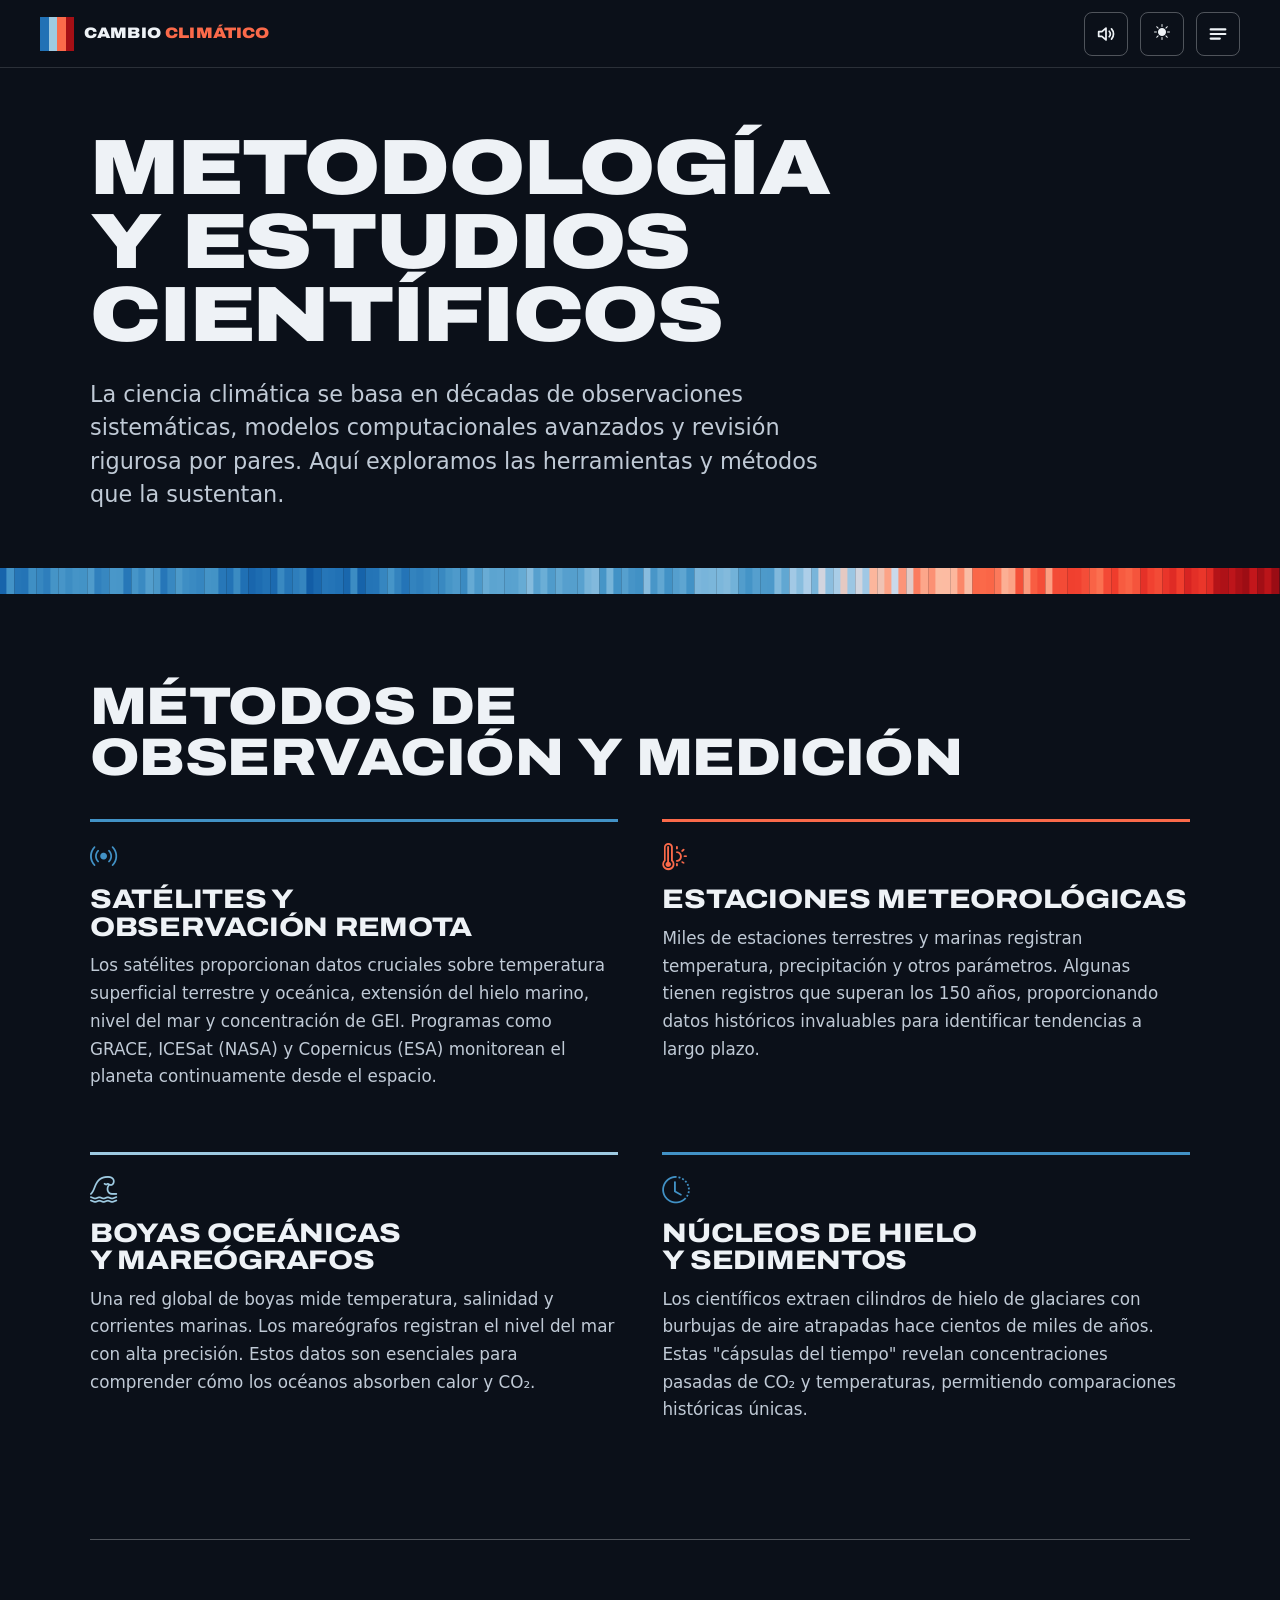
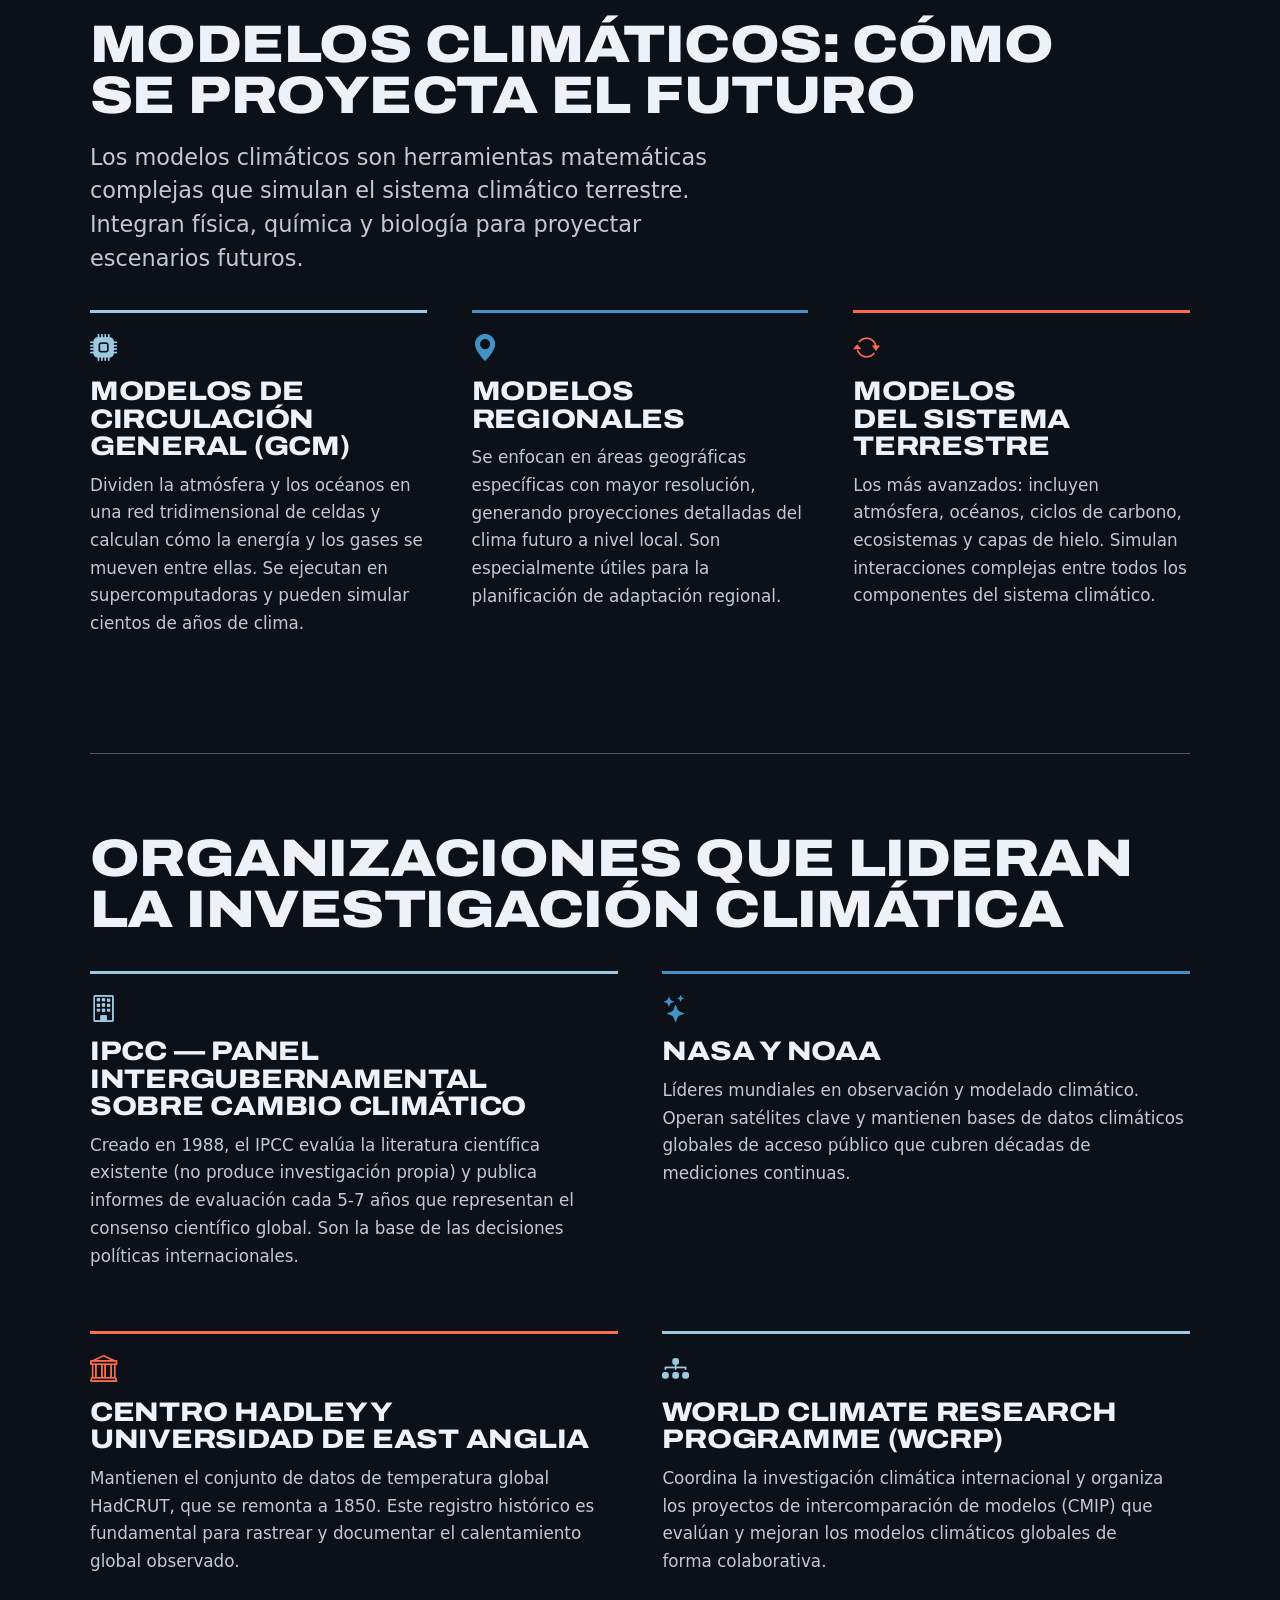
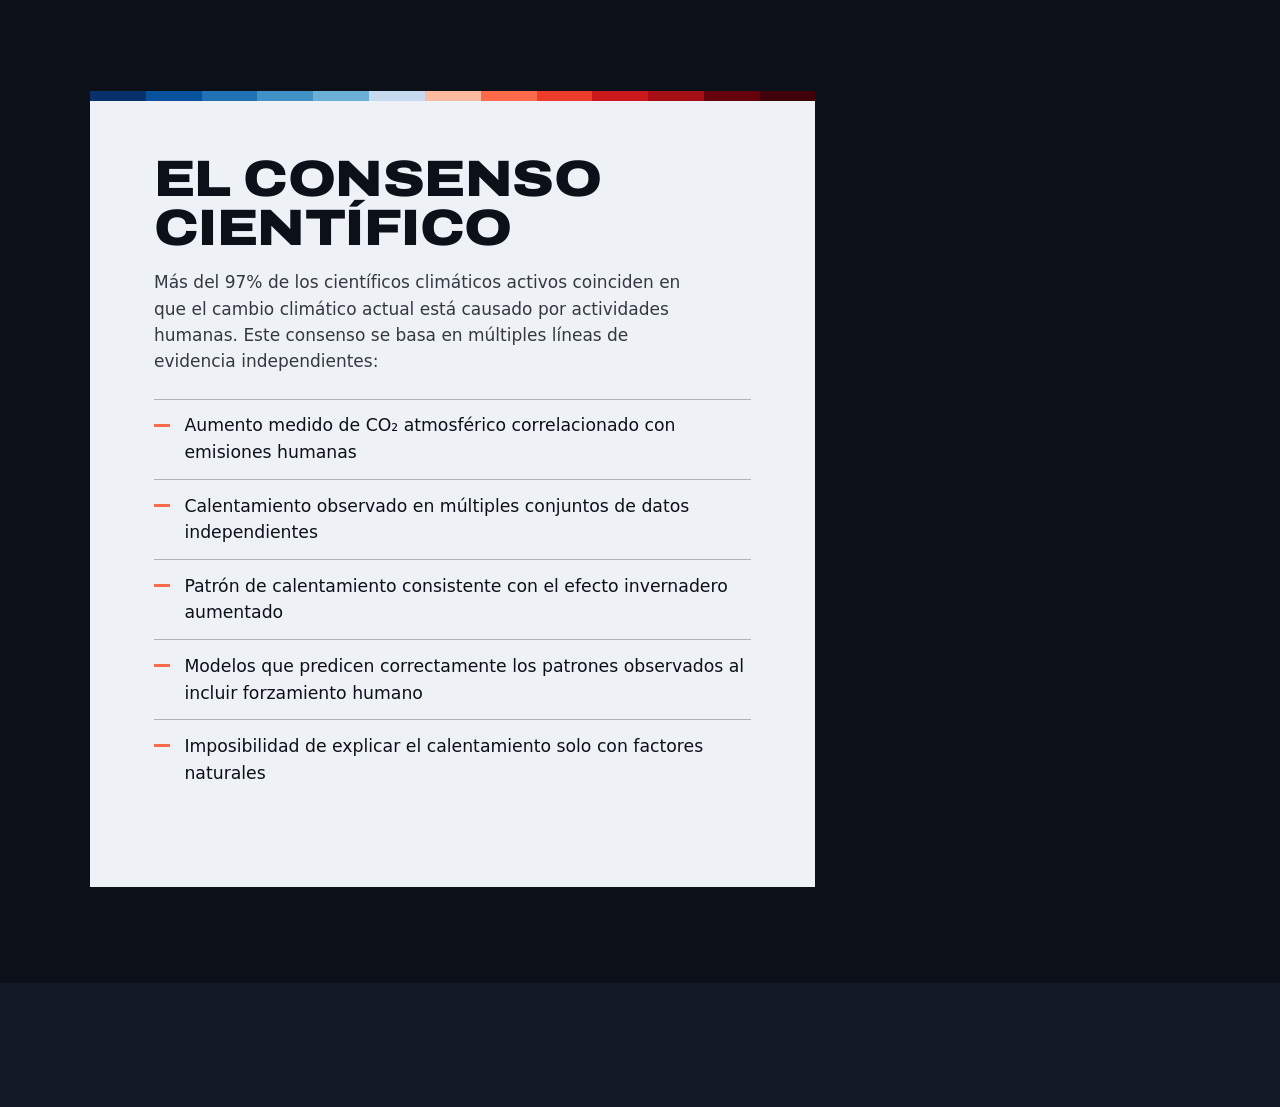
<file: metodologia.html>
<!DOCTYPE html>
<!-- data-theme="dark" inicial; el script del head lo sobreescribe con el valor guardado -->
<html lang="es" data-theme="dark">
<head>
  <meta charset="UTF-8">
  <meta name="viewport" content="width=device-width, initial-scale=1.0">
  <title>Metodología — Cambio Climático</title>

  <!-- Bootstrap 5 CSS y JS -->
  <link href="https://cdn.jsdelivr.net/npm/bootstrap@5.3.8/dist/css/bootstrap.min.css" rel="stylesheet"
    integrity="sha384-sRIl4kxILFvY47J16cr9ZwB07vP4J8+LH7qKQnuqkuIAvNWLzeN8tE5YBujZqJLB" crossorigin="anonymous">
  <!-- Bootstrap JS — necesario para el menú colapsable y el dropdown -->
  <script src="https://cdn.jsdelivr.net/npm/bootstrap@5.3.8/dist/js/bootstrap.bundle.min.js"
    integrity="sha384-FKyoEForCGlyvwx9Hj09JcYn3nv7wiPVlz7YYwJrWVcXK/BmnVDxM+D2scQbITxI" crossorigin="anonymous"></script>

  <!-- Bootstrap Icons — íconos usados en la nav y las tarjetas -->
  <link rel="stylesheet" href="https://cdn.jsdelivr.net/npm/bootstrap-icons@1.11.3/font/bootstrap-icons.min.css">

  <!-- Fuentes locales (Archivo + Barlow) se cargan desde estilos-6-herencia.css -->

  <!-- Estilos propios del sitio -->
  <link rel="preload" href="font_archivo.woff2" as="font" type="font/woff2" crossorigin>
  <link rel="stylesheet" href="styles.css">
  <link rel="icon" type="img/icon" href="icono.png">

  <!-- Aplica el tema guardado antes de que el CSS renderice, evita el parpadeo claro/oscuro -->
  <script>
    (function(){
      var t = localStorage.getItem('cc-theme') || 'dark';
      document.documentElement.setAttribute('data-theme', t);
      document.documentElement.classList.add('js');
    })();
  </script>
</head>
<body>

  <!-- Cortina de transición entre páginas (CSS + script.js) -->
  <div class="page-curtain" aria-hidden="true"><i class="bi bi-globe-americas"></i><span></span></div>


  <!-- NAVEGACIÓN — dropdown "Más información" marcado como activo por ser página hija -->
  <header class="hd" id="hd">
    <div class="hd-in">
      <a class="hd-marca" href="index.html" aria-label="Cambio Climático, inicio"><span>Cambio <b>Climático</b></span></a>
      <nav class="hd-nav" id="hd-nav" aria-label="Principal">
      <a href="quees.html">¿Qué es?</a>
      <a href="discusion.html">¿Qué se ha hecho?</a>
      <a href="debemoshacer.html">¿Qué debemos hacer?</a>
      <a href="resultados.html">Consecuencias</a>
      <a href="metodologia.html" class="act" aria-current="page">Metodología</a>
      <a href="referencias.html">Referencias</a>
      </nav>
      <button class="icono-b hd-son" id="son" type="button" aria-label="Sonido del mouse" title="Sonido del mouse" aria-pressed="true"><svg class="on" viewBox="0 0 24 24" aria-hidden="true"><g fill="none" stroke="currentColor" stroke-width="1.9" stroke-linecap="round" stroke-linejoin="round"><path d="M4 9.5v5h3.5L12 18.5v-13L7.5 9.5z"/><path d="M15.5 9a4.2 4.2 0 0 1 0 6M18 6.5a8 8 0 0 1 0 11"/></g></svg><svg class="off" viewBox="0 0 24 24" aria-hidden="true"><g fill="none" stroke="currentColor" stroke-width="1.9" stroke-linecap="round" stroke-linejoin="round"><path d="M4 9.5v5h3.5L12 18.5v-13L7.5 9.5z"/><path d="m16 9.5 5 5M21 9.5l-5 5"/></g></svg></button>
      <button class="btn-theme-toggle" id="themeToggle" type="button" title="Cambiar tema" aria-label="Cambiar tema"><i class="bi bi-sun-fill" id="themeIcon"></i></button>
      <button class="icono-b hd-menu" id="menu-abrir" type="button" aria-label="Abrir menú" aria-expanded="false" aria-controls="menu"><svg viewBox="0 0 24 24" aria-hidden="true"><path fill="none" stroke="currentColor" stroke-width="2.4" stroke-linecap="round" d="M4 7h16M4 12h16M4 17h10"/></svg></button>
    </div>
  </header>

  <div class="menu" id="menu" hidden>
    <button class="icono-b menu-x" id="menu-cerrar" type="button" aria-label="Cerrar menú"><svg viewBox="0 0 24 24" aria-hidden="true"><path fill="none" stroke="currentColor" stroke-width="2.4" stroke-linecap="round" d="M6 6l12 12M18 6 6 18"/></svg></button>
    <nav aria-label="Menú móvil">
    <a href="index.html" style="--i:0">Inicio</a>
    <a href="quees.html" style="--i:1">¿Qué es?</a>
    <a href="discusion.html" style="--i:2">¿Qué se ha hecho?</a>
    <a href="debemoshacer.html" style="--i:3">¿Qué debemos hacer?</a>
    <a href="resultados.html" style="--i:4">Consecuencias</a>
    <a href="metodologia.html" style="--i:5" class="act" aria-current="page">Metodología</a>
    <a href="referencias.html" style="--i:6">Referencias</a>
    </nav>
    <div class="menu-pie"><div class="stripes" aria-hidden="true"></div><p class="menu-datos">Cambio Climático<br>Información científica para nuestro planeta</p></div>
  </div>


  <!-- CABECERA DE PÁGINA — banda con título y descripción introductoria -->
  <div class="hero-band">
    <div class="container page-header">
      <h1 class="heading-underline">Metodología y estudios científicos</h1>
      <p class="lead">
        La ciencia climática se basa en décadas de observaciones sistemáticas, modelos
        computacionales avanzados y revisión rigurosa por pares. Aquí exploramos las
        herramientas y métodos que la sustentan.
      </p>
    </div>
  </div>


  <!-- CONTENIDO PRINCIPAL -->
  <main class="container mt-5 mb-5">


    <!-- Métodos de observación — 4 tarjetas en grid 2×2 -->
    <div class="text-center mb-4">
      <h2 class="heading-underline">Métodos de observación y medición</h2>
    </div>

    <div class="row g-4 mb-5">

      <!-- Tarjeta: satélites y observación desde el espacio -->
      <div class="col-md-6 fade-in-up">
        <div class="card h-100 card-accent-teal">
          <div class="card-body">
            <div class="card-icon icon-teal"><i class="bi bi-broadcast"></i></div>
            <h5 class="card-title">Satélites y observación remota</h5>
            <p class="card-text">
              Los satélites proporcionan datos cruciales sobre temperatura superficial terrestre
              y oceánica, extensión del hielo marino, nivel del mar y concentración de GEI.
              Programas como GRACE, ICESat (NASA) y Copernicus (ESA) monitorean el planeta
              continuamente desde el espacio.
            </p>
          </div>
        </div>
      </div>

      <!-- Tarjeta: red terrestre y marina de estaciones -->
      <div class="col-md-6 fade-in-up">
        <div class="card h-100 card-accent-amber">
          <div class="card-body">
            <div class="card-icon icon-amber"><i class="bi bi-thermometer-sun"></i></div>
            <h5 class="card-title">Estaciones meteorológicas</h5>
            <p class="card-text">
              Miles de estaciones terrestres y marinas registran temperatura, precipitación y
              otros parámetros. Algunas tienen registros que superan los 150 años, proporcionando
              datos históricos invaluables para identificar tendencias a largo plazo.
            </p>
          </div>
        </div>
      </div>

      <!-- Tarjeta: medición oceánica con boyas y mareógrafos -->
      <div class="col-md-6 fade-in-up">
        <div class="card h-100 card-accent-green">
          <div class="card-body">
            <div class="card-icon icon-green"><i class="bi bi-tsunami"></i></div>
            <h5 class="card-title">Boyas oceánicas y mareógrafos</h5>
            <p class="card-text">
              Una red global de boyas mide temperatura, salinidad y corrientes marinas. Los
              mareógrafos registran el nivel del mar con alta precisión. Estos datos son
              esenciales para comprender cómo los océanos absorben calor y CO₂.
            </p>
          </div>
        </div>
      </div>

      <!-- Tarjeta: registro histórico del clima en hielo y sedimentos -->
      <div class="col-md-6 fade-in-up">
        <div class="card h-100 card-accent-teal">
          <div class="card-body">
            <div class="card-icon icon-teal"><i class="bi bi-clock-history"></i></div>
            <h5 class="card-title">Núcleos de hielo y sedimentos</h5>
            <p class="card-text">
              Los científicos extraen cilindros de hielo de glaciares con burbujas de aire
              atrapadas hace cientos de miles de años. Estas "cápsulas del tiempo" revelan
              concentraciones pasadas de CO₂ y temperaturas, permitiendo comparaciones
              históricas únicas.
            </p>
          </div>
        </div>
      </div>

    </div><!-- /observación -->


    <div class="divider"></div>


    <!-- Modelos climáticos — 3 tarjetas con descripción introductoria -->
    <div class="text-center mb-4">
      <h2 class="heading-underline">Modelos climáticos: cómo se proyecta el futuro</h2>
      <p class="lead mt-3 mx-auto" style="max-width:640px;">
        Los modelos climáticos son herramientas matemáticas complejas que simulan el sistema
        climático terrestre. Integran física, química y biología para proyectar escenarios futuros.
      </p>
    </div>

    <div class="row g-4 mb-5">

      <!-- Tarjeta: modelos globales de circulación atmosférica y oceánica -->
      <div class="col-md-4 fade-in-up">
        <div class="card h-100 card-accent-green">
          <div class="card-body">
            <div class="card-icon icon-green"><i class="bi bi-cpu-fill"></i></div>
            <h5 class="card-title">Modelos de Circulación General (GCM)</h5>
            <p class="card-text">
              Dividen la atmósfera y los océanos en una red tridimensional de celdas y calculan
              cómo la energía y los gases se mueven entre ellas. Se ejecutan en supercomputadoras
              y pueden simular cientos de años de clima.
            </p>
          </div>
        </div>
      </div>

      <!-- Tarjeta: modelos de alta resolución para áreas específicas -->
      <div class="col-md-4 fade-in-up">
        <div class="card h-100 card-accent-teal">
          <div class="card-body">
            <div class="card-icon icon-teal"><i class="bi bi-geo-alt-fill"></i></div>
            <h5 class="card-title">Modelos regionales</h5>
            <p class="card-text">
              Se enfocan en áreas geográficas específicas con mayor resolución, generando
              proyecciones detalladas del clima futuro a nivel local. Son especialmente útiles
              para la planificación de adaptación regional.
            </p>
          </div>
        </div>
      </div>

      <!-- Tarjeta: modelos que integran todos los componentes del sistema climático -->
      <div class="col-md-4 fade-in-up">
        <div class="card h-100 card-accent-amber">
          <div class="card-body">
            <div class="card-icon icon-amber"><i class="bi bi-arrow-repeat"></i></div>
            <h5 class="card-title">Modelos del sistema terrestre</h5>
            <p class="card-text">
              Los más avanzados: incluyen atmósfera, océanos, ciclos de carbono, ecosistemas y
              capas de hielo. Simulan interacciones complejas entre todos los componentes
              del sistema climático.
            </p>
          </div>
        </div>
      </div>

    </div><!-- /modelos climáticos -->


    <div class="divider"></div>


    <!-- Organizaciones de investigación — 4 tarjetas en grid 2×2 -->
    <div class="text-center mb-4">
      <h2 class="heading-underline">Organizaciones que lideran la investigación climática</h2>
    </div>

    <div class="row g-4 mb-5">

      <!-- Tarjeta: organismo que sintetiza el consenso científico global -->
      <div class="col-md-6 fade-in-up">
        <div class="card h-100 card-accent-green">
          <div class="card-body">
            <div class="card-icon icon-green"><i class="bi bi-building"></i></div>
            <h5 class="card-title">IPCC — Panel Intergubernamental sobre Cambio Climático</h5>
            <p class="card-text">
              Creado en 1988, el IPCC evalúa la literatura científica existente (no produce
              investigación propia) y publica informes de evaluación cada 5-7 años que representan
              el consenso científico global. Son la base de las decisiones políticas internacionales.
            </p>
          </div>
        </div>
      </div>

      <!-- Tarjeta: agencias espaciales con bases de datos climáticos abiertos -->
      <div class="col-md-6 fade-in-up">
        <div class="card h-100 card-accent-teal">
          <div class="card-body">
            <div class="card-icon icon-teal"><i class="bi bi-stars"></i></div>
            <h5 class="card-title">NASA y NOAA</h5>
            <p class="card-text">
              Líderes mundiales en observación y modelado climático. Operan satélites clave y
              mantienen bases de datos climáticos globales de acceso público que cubren décadas
              de mediciones continuas.
            </p>
          </div>
        </div>
      </div>

      <!-- Tarjeta: custodios del registro histórico de temperatura HadCRUT -->
      <div class="col-md-6 fade-in-up">
        <div class="card h-100 card-accent-amber">
          <div class="card-body">
            <div class="card-icon icon-amber"><i class="bi bi-bank"></i></div>
            <h5 class="card-title">Centro Hadley y Universidad de East Anglia</h5>
            <p class="card-text">
              Mantienen el conjunto de datos de temperatura global HadCRUT, que se remonta a 1850.
              Este registro histórico es fundamental para rastrear y documentar el calentamiento
              global observado.
            </p>
          </div>
        </div>
      </div>

      <!-- Tarjeta: coordinación internacional de modelos climáticos -->
      <div class="col-md-6 fade-in-up">
        <div class="card h-100 card-accent-green">
          <div class="card-body">
            <div class="card-icon icon-green"><i class="bi bi-diagram-3-fill"></i></div>
            <h5 class="card-title">World Climate Research Programme (WCRP)</h5>
            <p class="card-text">
              Coordina la investigación climática internacional y organiza los proyectos de
              intercomparación de modelos (CMIP) que evalúan y mejoran los modelos climáticos
              globales de forma colaborativa.
            </p>
          </div>
        </div>
      </div>

    </div><!-- /organizaciones -->


    <!-- Bloque de consenso científico — styled-list con bullets verdes -->
    <div class="row justify-content-center mb-5">
      <div class="col-lg-8">
        <!-- text-align:left para que la lista quede alineada dentro del cta-block centrado -->
        <div class="cta-block" style="text-align:left;">
          <h3 class="mb-3">El consenso científico</h3>
          <p class="mb-3">
            Más del 97% de los científicos climáticos activos coinciden en que el cambio climático
            actual está causado por actividades humanas. Este consenso se basa en múltiples líneas
            de evidencia independientes:
          </p>
          <ul class="styled-list">
            <li>Aumento medido de CO₂ atmosférico correlacionado con emisiones humanas</li>
            <li>Calentamiento observado en múltiples conjuntos de datos independientes</li>
            <li>Patrón de calentamiento consistente con el efecto invernadero aumentado</li>
            <li>Modelos que predicen correctamente los patrones observados al incluir forzamiento humano</li>
            <li>Imposibilidad de explicar el calentamiento solo con factores naturales</li>
          </ul>
        </div>
      </div>
    </div>


  </main><!-- /main -->


  <!-- FOOTER -->
  <footer>
    <div class="container d-flex flex-column flex-md-row align-items-center justify-content-between gap-3">
      <div class="footer-brand"><i class="bi bi-globe-americas"></i>Cambio Climático</div>
      <p class="mb-0">Información científica para nuestro planeta</p>
      <p class="mb-0">© <span id="anio"></span> — Todos los derechos reservados</p>
    </div>
  </footer>


  <!-- Alternancia de tema claro/oscuro — guarda la preferencia en localStorage -->
  <audio id="clic-audio" src="click.wav" preload="auto" playsinline></audio>
  <script src="script.js"></script>

</body>
</html>
</file>
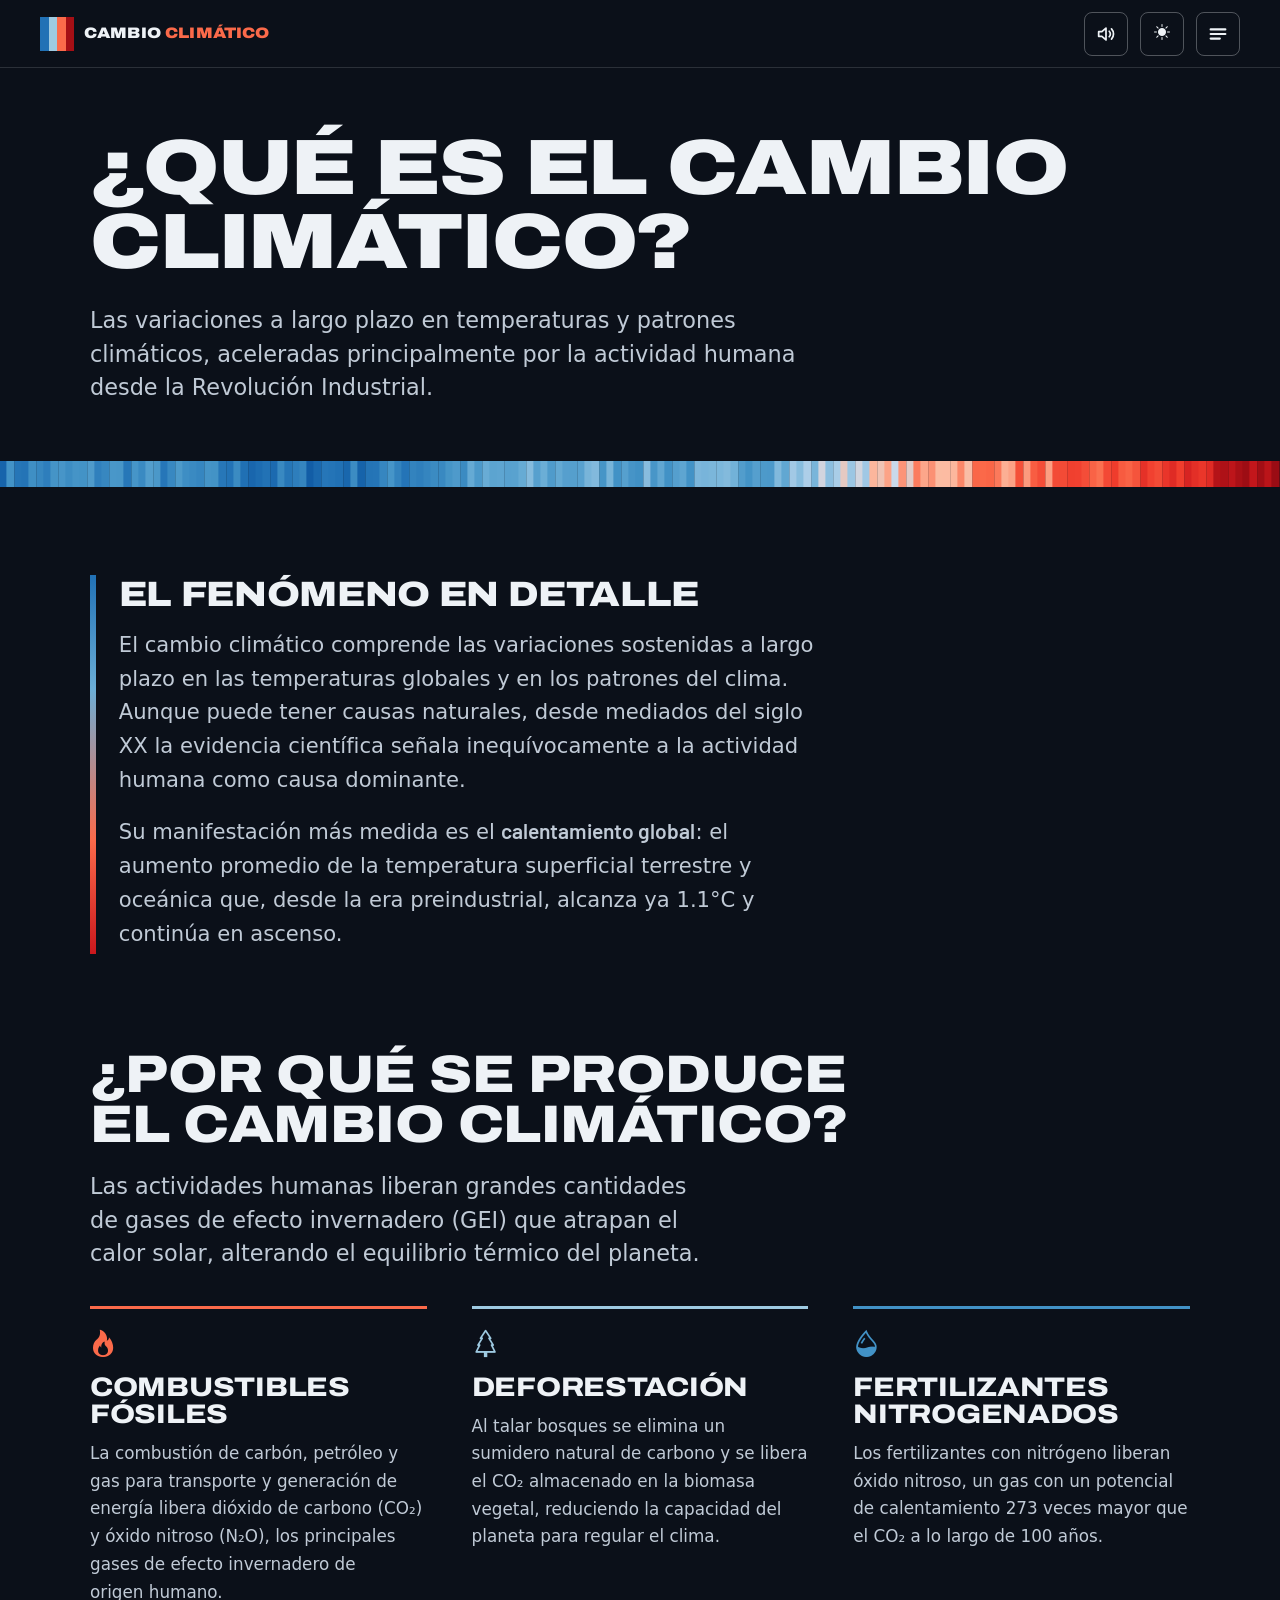
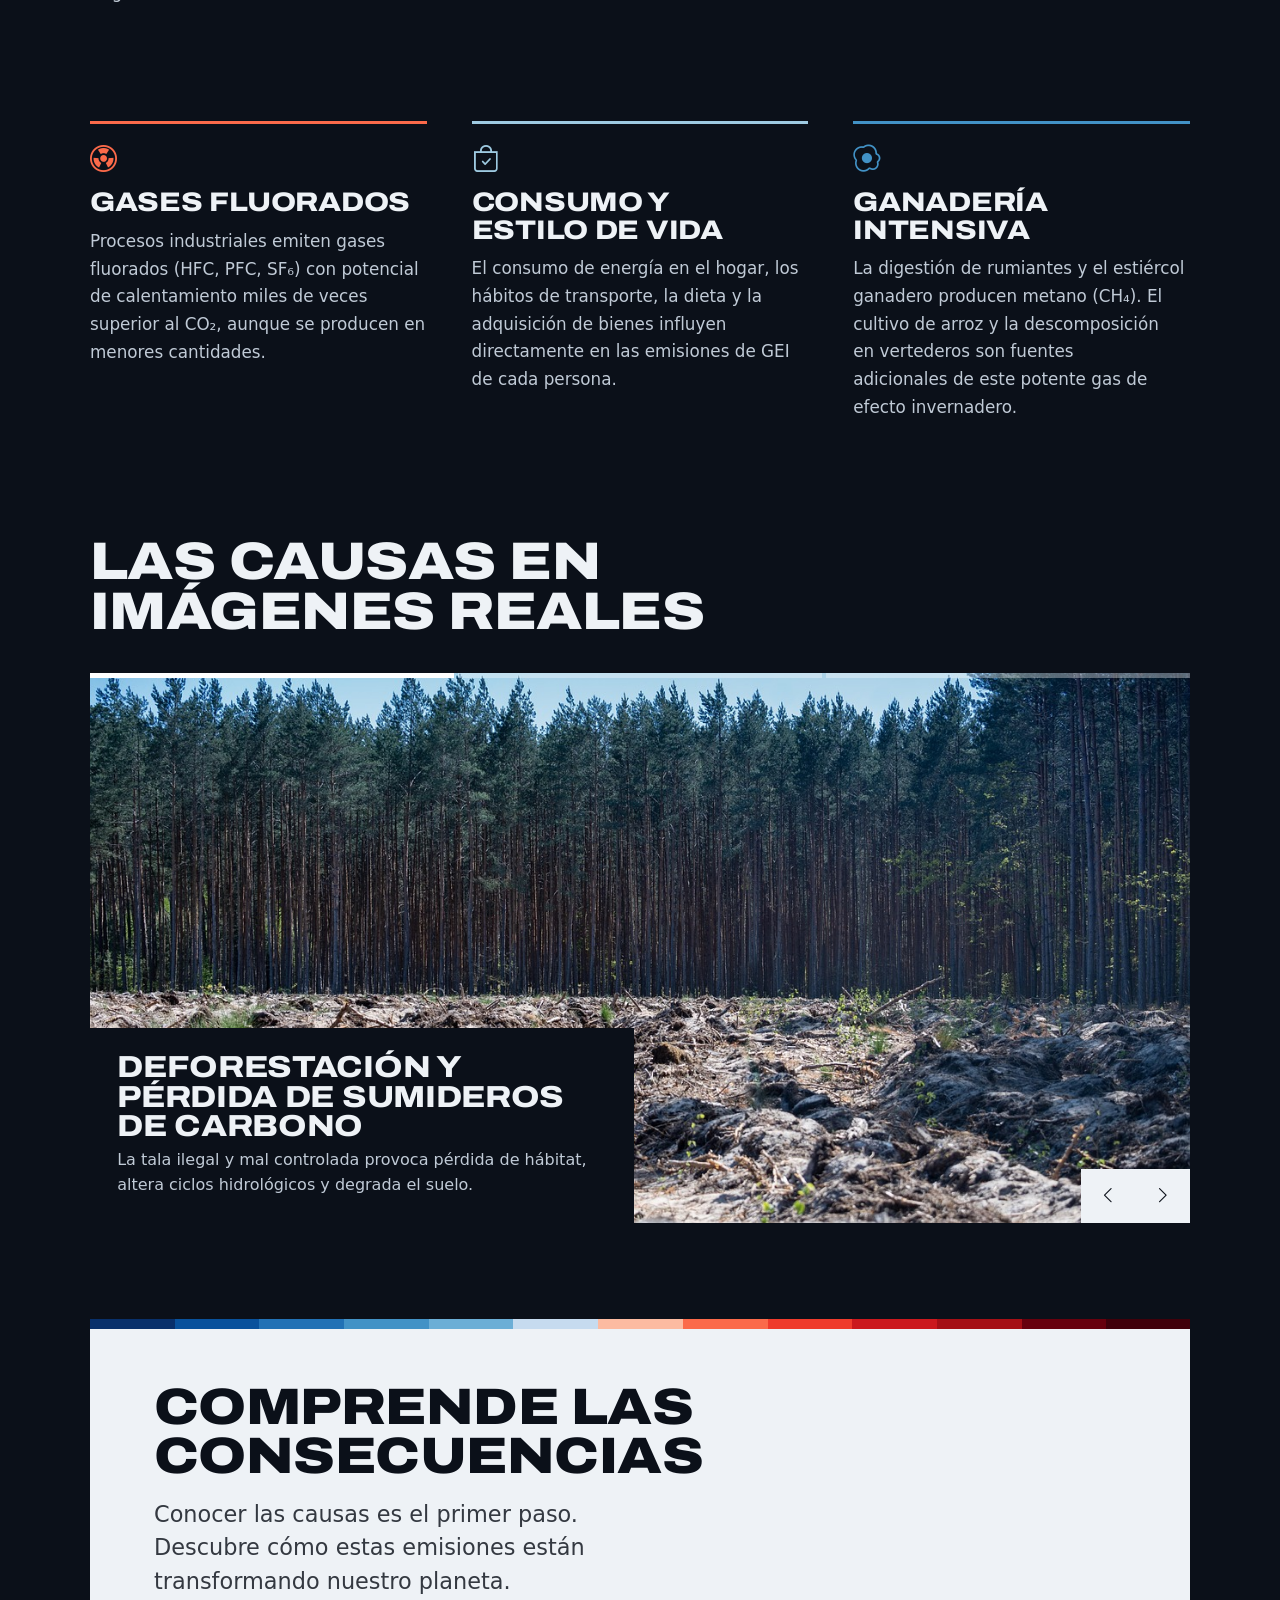
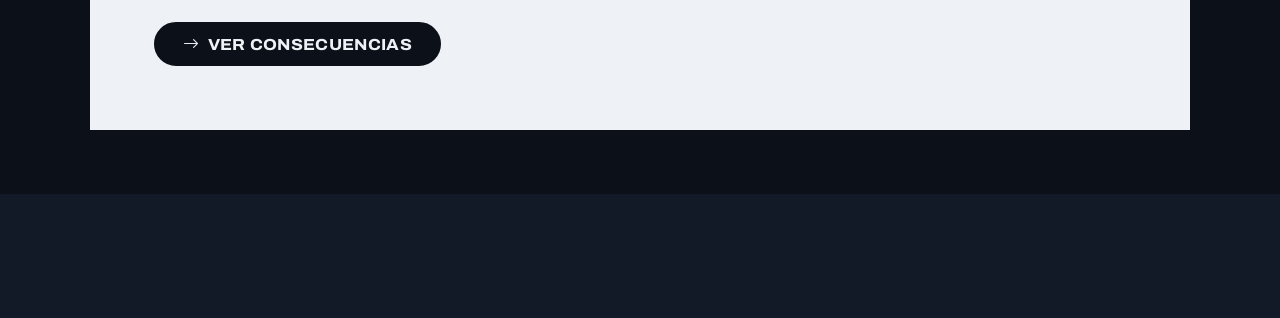
<file: quees.html>
<!DOCTYPE html>
<!-- data-theme="dark" inicial; el script del head lo sobreescribe con el valor guardado -->
<html lang="es" data-theme="dark">
<head>
  <meta charset="UTF-8">
  <meta name="viewport" content="width=device-width, initial-scale=1.0">
  <title>¿Qué es? — Cambio Climático</title>

  <!-- Bootstrap 5 CSS -->
  <link href="https://cdn.jsdelivr.net/npm/bootstrap@5.3.8/dist/css/bootstrap.min.css" rel="stylesheet"
    integrity="sha384-sRIl4kxILFvY47J16cr9ZwB07vP4J8+LH7qKQnuqkuIAvNWLzeN8tE5YBujZqJLB" crossorigin="anonymous">
  <!-- Bootstrap JS — bundle incluye Popper, necesario para el dropdown -->
  <script src="https://cdn.jsdelivr.net/npm/bootstrap@5.3.8/dist/js/bootstrap.bundle.min.js"
    integrity="sha384-FKyoEForCGlyvwx9Hj09JcYn3nv7wiPVlz7YYwJrWVcXK/BmnVDxM+D2scQbITxI" crossorigin="anonymous"></script>

  <!-- Bootstrap Icons — íconos usados en la nav y las tarjetas -->
  <link rel="stylesheet" href="https://cdn.jsdelivr.net/npm/bootstrap-icons@1.11.3/font/bootstrap-icons.min.css">

  <!-- Fuentes locales (Archivo + Barlow) se cargan desde estilos-6-herencia.css -->

  <!-- Estilos propios del sitio -->
  <link rel="preload" href="font_archivo.woff2" as="font" type="font/woff2" crossorigin>
  <link rel="stylesheet" href="styles.css">
  <link rel="icon" type="img/icon" href="icono.png">

  <!-- Aplica el tema guardado antes de que el CSS renderice, evita el parpadeo claro/oscuro -->
  <script>
    (function(){
      var t = localStorage.getItem('cc-theme') || 'dark';
      document.documentElement.setAttribute('data-theme', t);
      document.documentElement.classList.add('js');
    })();
  </script>
</head>
<body>

  <!-- Cortina de transición entre páginas (CSS + script.js) -->
  <div class="page-curtain" aria-hidden="true"><i class="bi bi-globe-americas"></i><span></span></div>


  <!-- NAVEGACIÓN — "¿Qué es?" marcado como activo -->
  <header class="hd" id="hd">
    <div class="hd-in">
      <a class="hd-marca" href="index.html" aria-label="Cambio Climático, inicio"><span>Cambio <b>Climático</b></span></a>
      <nav class="hd-nav" id="hd-nav" aria-label="Principal">
      <a href="quees.html" class="act" aria-current="page">¿Qué es?</a>
      <a href="discusion.html">¿Qué se ha hecho?</a>
      <a href="debemoshacer.html">¿Qué debemos hacer?</a>
      <a href="resultados.html">Consecuencias</a>
      <a href="metodologia.html">Metodología</a>
      <a href="referencias.html">Referencias</a>
      </nav>
      <button class="icono-b hd-son" id="son" type="button" aria-label="Sonido del mouse" title="Sonido del mouse" aria-pressed="true"><svg class="on" viewBox="0 0 24 24" aria-hidden="true"><g fill="none" stroke="currentColor" stroke-width="1.9" stroke-linecap="round" stroke-linejoin="round"><path d="M4 9.5v5h3.5L12 18.5v-13L7.5 9.5z"/><path d="M15.5 9a4.2 4.2 0 0 1 0 6M18 6.5a8 8 0 0 1 0 11"/></g></svg><svg class="off" viewBox="0 0 24 24" aria-hidden="true"><g fill="none" stroke="currentColor" stroke-width="1.9" stroke-linecap="round" stroke-linejoin="round"><path d="M4 9.5v5h3.5L12 18.5v-13L7.5 9.5z"/><path d="m16 9.5 5 5M21 9.5l-5 5"/></g></svg></button>
      <button class="btn-theme-toggle" id="themeToggle" type="button" title="Cambiar tema" aria-label="Cambiar tema"><i class="bi bi-sun-fill" id="themeIcon"></i></button>
      <button class="icono-b hd-menu" id="menu-abrir" type="button" aria-label="Abrir menú" aria-expanded="false" aria-controls="menu"><svg viewBox="0 0 24 24" aria-hidden="true"><path fill="none" stroke="currentColor" stroke-width="2.4" stroke-linecap="round" d="M4 7h16M4 12h16M4 17h10"/></svg></button>
    </div>
  </header>

  <div class="menu" id="menu" hidden>
    <button class="icono-b menu-x" id="menu-cerrar" type="button" aria-label="Cerrar menú"><svg viewBox="0 0 24 24" aria-hidden="true"><path fill="none" stroke="currentColor" stroke-width="2.4" stroke-linecap="round" d="M6 6l12 12M18 6 6 18"/></svg></button>
    <nav aria-label="Menú móvil">
    <a href="index.html" style="--i:0">Inicio</a>
    <a href="quees.html" style="--i:1" class="act" aria-current="page">¿Qué es?</a>
    <a href="discusion.html" style="--i:2">¿Qué se ha hecho?</a>
    <a href="debemoshacer.html" style="--i:3">¿Qué debemos hacer?</a>
    <a href="resultados.html" style="--i:4">Consecuencias</a>
    <a href="metodologia.html" style="--i:5">Metodología</a>
    <a href="referencias.html" style="--i:6">Referencias</a>
    </nav>
    <div class="menu-pie"><div class="stripes" aria-hidden="true"></div><p class="menu-datos">Cambio Climático<br>Información científica para nuestro planeta</p></div>
  </div>


  <!-- CABECERA DE PÁGINA — banda con título y descripción introductoria -->
  <div class="hero-band">
    <div class="container page-header">
      <h1 class="heading-underline">¿Qué es el cambio climático?</h1>
      <p class="lead">
        Las variaciones a largo plazo en temperaturas y patrones climáticos, aceleradas
        principalmente por la actividad humana desde la Revolución Industrial.
      </p>
    </div>
  </div>


  <!-- CONTENIDO PRINCIPAL -->
  <main class="container mt-5 mb-5">


    <!-- Bloque de definición — section-block destaca visualmente el texto introductorio -->
    <div class="row mb-5 justify-content-center">
      <div class="col-lg-8">
        <div class="section-block">
          <h3 class="mb-3">El fenómeno en detalle</h3>
          <p>
            El cambio climático comprende las variaciones sostenidas a largo plazo en las
            temperaturas globales y en los patrones del clima. Aunque puede tener causas
            naturales, desde mediados del siglo XX la evidencia científica señala
            inequívocamente a la actividad humana como causa dominante.
          </p>
          <p class="mb-0">
            Su manifestación más medida es el
            <strong style="color:var(--text-primary)">calentamiento global</strong>:
            el aumento promedio de la temperatura superficial terrestre y oceánica que,
            desde la era preindustrial, alcanza ya 1.1°C y continúa en ascenso.
          </p>
        </div>
      </div>
    </div>


    <!-- Introducción a las causas — texto antes de las tarjetas -->
    <div class="text-center mb-4">
      <h2 class="heading-underline">¿Por qué se produce el cambio climático?</h2>
      <p class="lead mt-3 mx-auto" style="max-width:620px;">
        Las actividades humanas liberan grandes cantidades de gases de efecto invernadero (GEI)
        que atrapan el calor solar, alterando el equilibrio térmico del planeta.
      </p>
    </div>


    <!-- Primera fila de causas — 3 tarjetas -->
    <div class="row g-4 mb-5">

      <!-- Tarjeta: principal fuente de CO₂ y N₂O -->
      <div class="col-md-4 fade-in-up">
        <div class="card h-100 card-accent-amber">
          <div class="card-body">
            <div class="card-icon icon-amber"><i class="bi bi-fire"></i></div>
            <h5 class="card-title">Combustibles fósiles</h5>
            <p class="card-text">
              La combustión de carbón, petróleo y gas para transporte y generación de energía
              libera dióxido de carbono (CO₂) y óxido nitroso (N₂O), los principales
              gases de efecto invernadero de origen humano.
            </p>
          </div>
        </div>
      </div>

      <!-- Tarjeta: eliminación de sumideros naturales de carbono -->
      <div class="col-md-4 fade-in-up">
        <div class="card h-100 card-accent-green">
          <div class="card-body">
            <div class="card-icon icon-green"><i class="bi bi-tree"></i></div>
            <h5 class="card-title">Deforestación</h5>
            <p class="card-text">
              Al talar bosques se elimina un sumidero natural de carbono y se libera el CO₂
              almacenado en la biomasa vegetal, reduciendo la capacidad del planeta para
              regular el clima.
            </p>
          </div>
        </div>
      </div>

      <!-- Tarjeta: N₂O con potencial de calentamiento 273 veces mayor que el CO₂ -->
      <div class="col-md-4 fade-in-up">
        <div class="card h-100 card-accent-teal">
          <div class="card-body">
            <div class="card-icon icon-teal"><i class="bi bi-droplet-half"></i></div>
            <h5 class="card-title">Fertilizantes nitrogenados</h5>
            <p class="card-text">
              Los fertilizantes con nitrógeno liberan óxido nitroso, un gas con un potencial
              de calentamiento 273 veces mayor que el CO₂ a lo largo de 100 años.
            </p>
          </div>
        </div>
      </div>

    </div><!-- /primera fila de causas -->


    <!-- Segunda fila de causas — 3 tarjetas -->
    <div class="row g-4 mb-5">

      <!-- Tarjeta: gases industriales de altísimo potencial de calentamiento -->
      <div class="col-md-4 fade-in-up">
        <div class="card h-100 card-accent-amber">
          <div class="card-body">
            <div class="card-icon icon-amber"><i class="bi bi-radioactive"></i></div>
            <h5 class="card-title">Gases fluorados</h5>
            <p class="card-text">
              Procesos industriales emiten gases fluorados (HFC, PFC, SF₆) con potencial
              de calentamiento miles de veces superior al CO₂, aunque se producen en
              menores cantidades.
            </p>
          </div>
        </div>
      </div>

      <!-- Tarjeta: huella de carbono individual y doméstica -->
      <div class="col-md-4 fade-in-up">
        <div class="card h-100 card-accent-green">
          <div class="card-body">
            <div class="card-icon icon-green"><i class="bi bi-bag-check"></i></div>
            <h5 class="card-title">Consumo y estilo de vida</h5>
            <p class="card-text">
              El consumo de energía en el hogar, los hábitos de transporte, la dieta y la
              adquisición de bienes influyen directamente en las emisiones de GEI
              de cada persona.
            </p>
          </div>
        </div>
      </div>

      <!-- Tarjeta: metano de rumiantes, estiércol, arroz y vertederos -->
      <div class="col-md-4 fade-in-up">
        <div class="card h-100 card-accent-teal">
          <div class="card-body">
            <div class="card-icon icon-teal"><i class="bi bi-egg-fried"></i></div>
            <h5 class="card-title">Ganadería intensiva</h5>
            <p class="card-text">
              La digestión de rumiantes y el estiércol ganadero producen metano (CH₄).
              El cultivo de arroz y la descomposición en vertederos son fuentes
              adicionales de este potente gas de efecto invernadero.
            </p>
          </div>
        </div>
      </div>

    </div><!-- /segunda fila de causas -->


    <!-- Carrusel de causas en imágenes — carousel-fade con autoplay -->
    <div class="mb-5">
      <div class="text-center mb-4">
        <h2 class="heading-underline">Las causas en imágenes reales</h2>
      </div>

      <div id="carouselCauses" class="carousel slide carousel-fade" data-bs-ride="carousel">

        <!-- Indicadores de posición -->
        <div class="carousel-indicators">
          <button type="button" data-bs-target="#carouselCauses" data-bs-slide-to="0"
            class="active" aria-current="true" aria-label="Slide 1"></button>
          <button type="button" data-bs-target="#carouselCauses" data-bs-slide-to="1"
            aria-label="Slide 2"></button>
          <button type="button" data-bs-target="#carouselCauses" data-bs-slide-to="2"
            aria-label="Slide 3"></button>
        </div>

        <div class="carousel-inner">

          <!-- Slide 1: Deforestación -->
          <div class="carousel-item active">
            <img decoding="async" src="taladearboles.jpg" class="d-block w-100" alt="Tala de árboles">
            <div class="carousel-caption d-block">
              <h5>Deforestación y pérdida de sumideros de carbono</h5>
              <p>La tala ilegal y mal controlada provoca pérdida de hábitat, altera ciclos
                hidrológicos y degrada el suelo.</p>
            </div>
          </div>

          <!-- Slide 2: Emisiones industriales -->
          <div class="carousel-item">
            <img decoding="async" src="fabricas.jpg" class="d-block w-100" alt="Industria y gases fluorados">
            <div class="carousel-caption d-block">
              <h5>Procesos industriales y emisiones</h5>
              <p>Las fábricas emiten gases nocivos al quemar combustibles fósiles para
                obtener energía.</p>
            </div>
          </div>

          <!-- Slide 3: Contaminación por fertilizantes -->
          <div class="carousel-item">
            <img decoding="async" src="fertilizantes.jpg" class="d-block w-100" alt="Uso de fertilizantes">
            <div class="carousel-caption d-block">
              <h5>Fertilizantes y contaminación de suelos</h5>
              <p>El exceso de nitrógeno y fósforo contamina cuerpos de agua y libera
                potentes gases invernadero.</p>
            </div>
          </div>

        </div><!-- /carousel-inner -->

        <!-- Controles anterior / siguiente -->
        <button class="carousel-control-prev" type="button"
          data-bs-target="#carouselCauses" data-bs-slide="prev">
          <i class="bi bi-chevron-left text-white fs-5"></i>
          <span class="visually-hidden">Anterior</span>
        </button>
        <button class="carousel-control-next" type="button"
          data-bs-target="#carouselCauses" data-bs-slide="next">
          <i class="bi bi-chevron-right text-white fs-5"></i>
          <span class="visually-hidden">Siguiente</span>
        </button>

      </div>
    </div><!-- /carrusel causas -->


    <!-- Call-to-action — enlaza a la página de consecuencias -->
    <div class="cta-block">
      <h3 class="mb-3">Comprende las consecuencias</h3>
      <p class="lead mb-4" style="max-width:500px; margin:0 auto 1.5rem;">
        Conocer las causas es el primer paso. Descubre cómo estas emisiones están
        transformando nuestro planeta.
      </p>
      <a href="resultados.html" class="btn btn-primary">
        <i class="bi bi-arrow-right me-2"></i>Ver consecuencias
      </a>
    </div>


  </main><!-- /main -->


  <!-- FOOTER -->
  <footer>
    <div class="container d-flex flex-column flex-md-row align-items-center justify-content-between gap-3">
      <div class="footer-brand"><i class="bi bi-globe-americas"></i>Cambio Climático</div>
      <p class="mb-0">Información científica para nuestro planeta</p>
      <p class="mb-0">© <span id="anio"></span> — Todos los derechos reservados</p>
    </div>
  </footer>


  <!-- Alternancia de tema claro/oscuro — guarda la preferencia en localStorage -->
  <audio id="clic-audio" src="click.wav" preload="auto" playsinline></audio>
  <script src="script.js"></script>

</body>
</html>
</file>
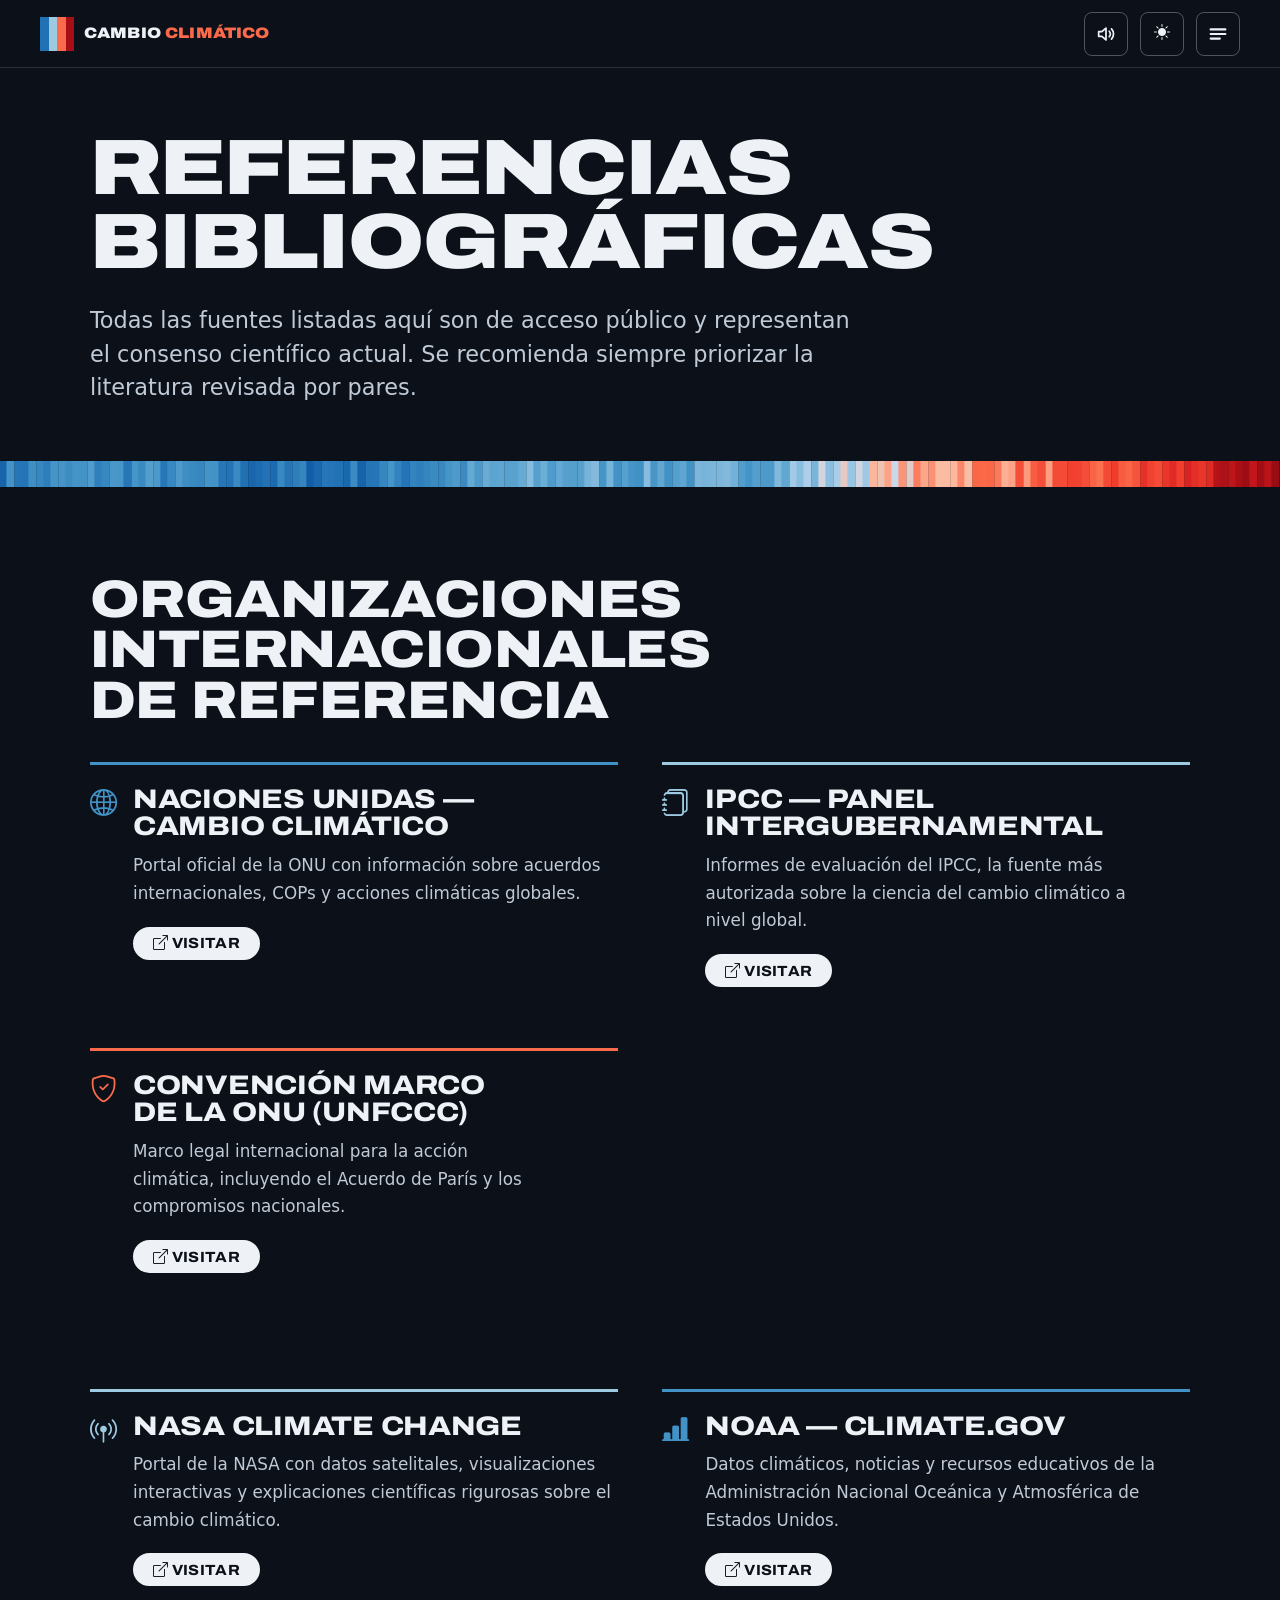
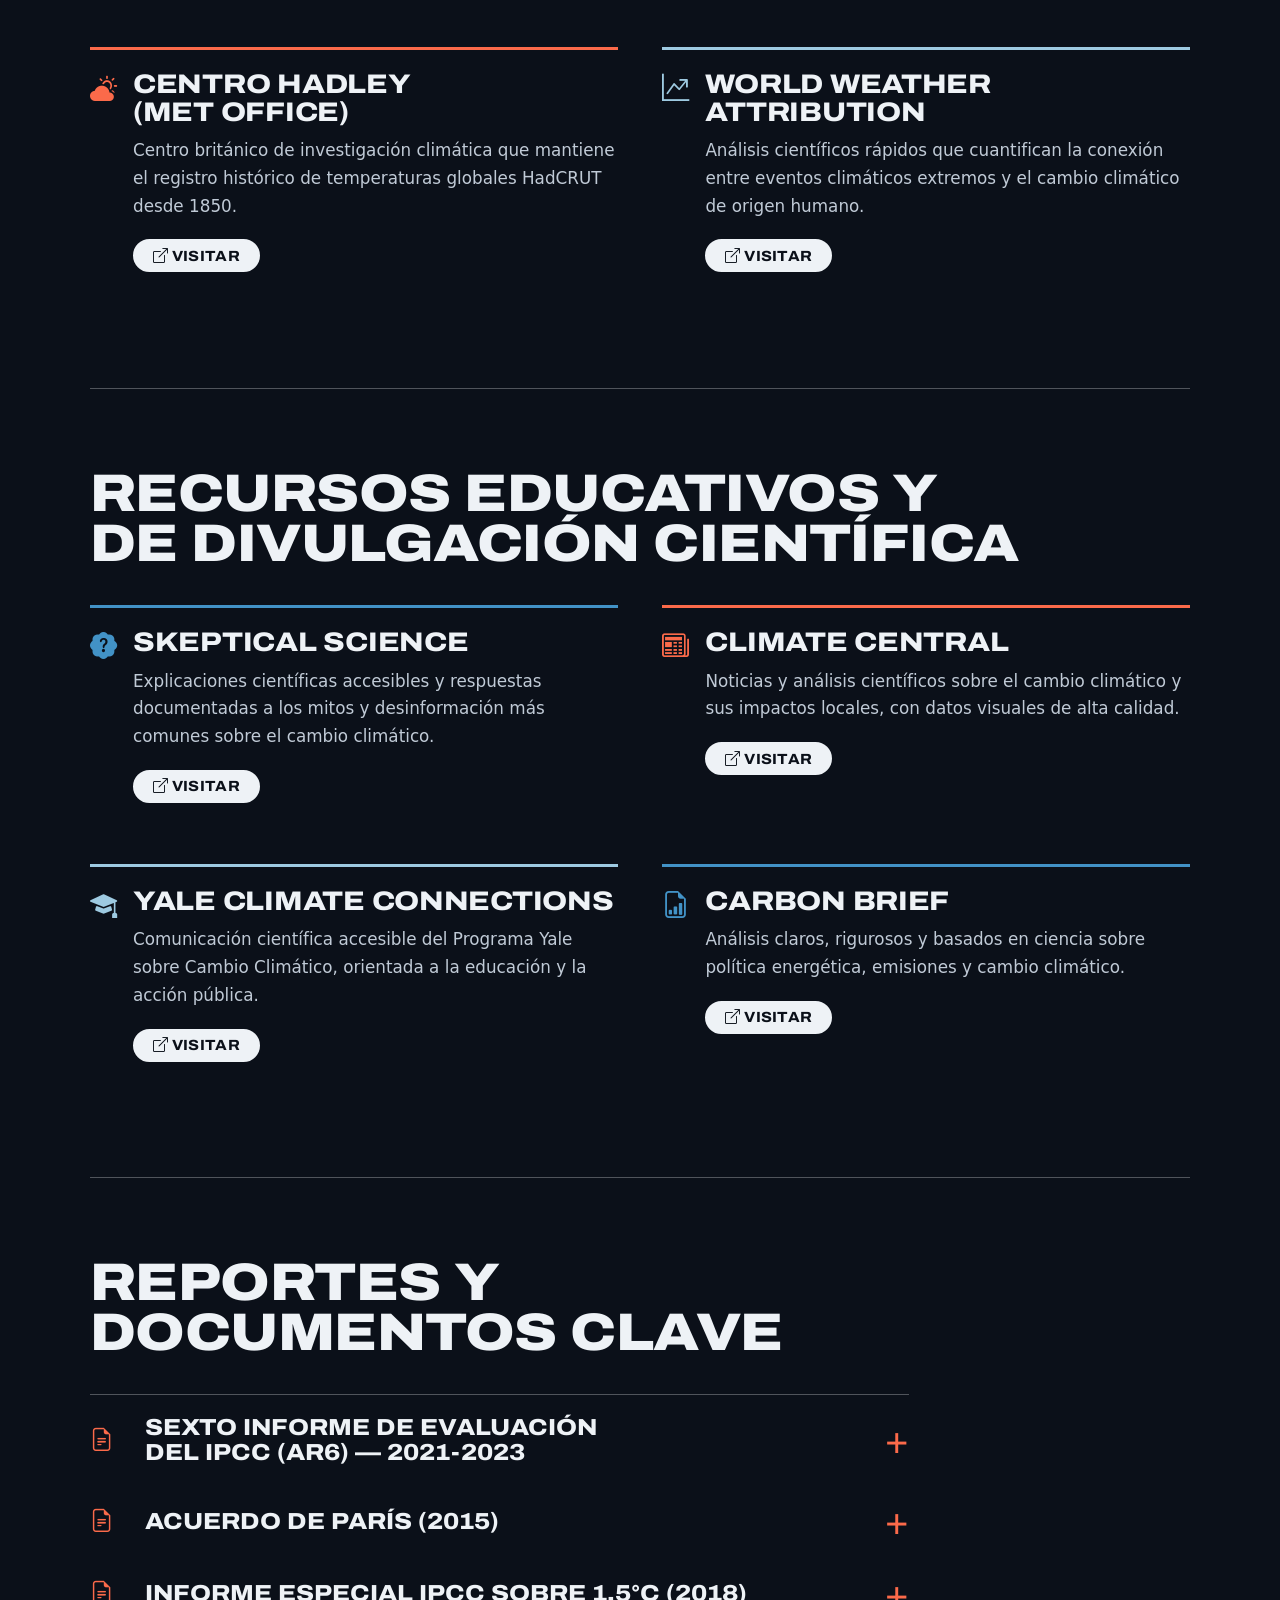
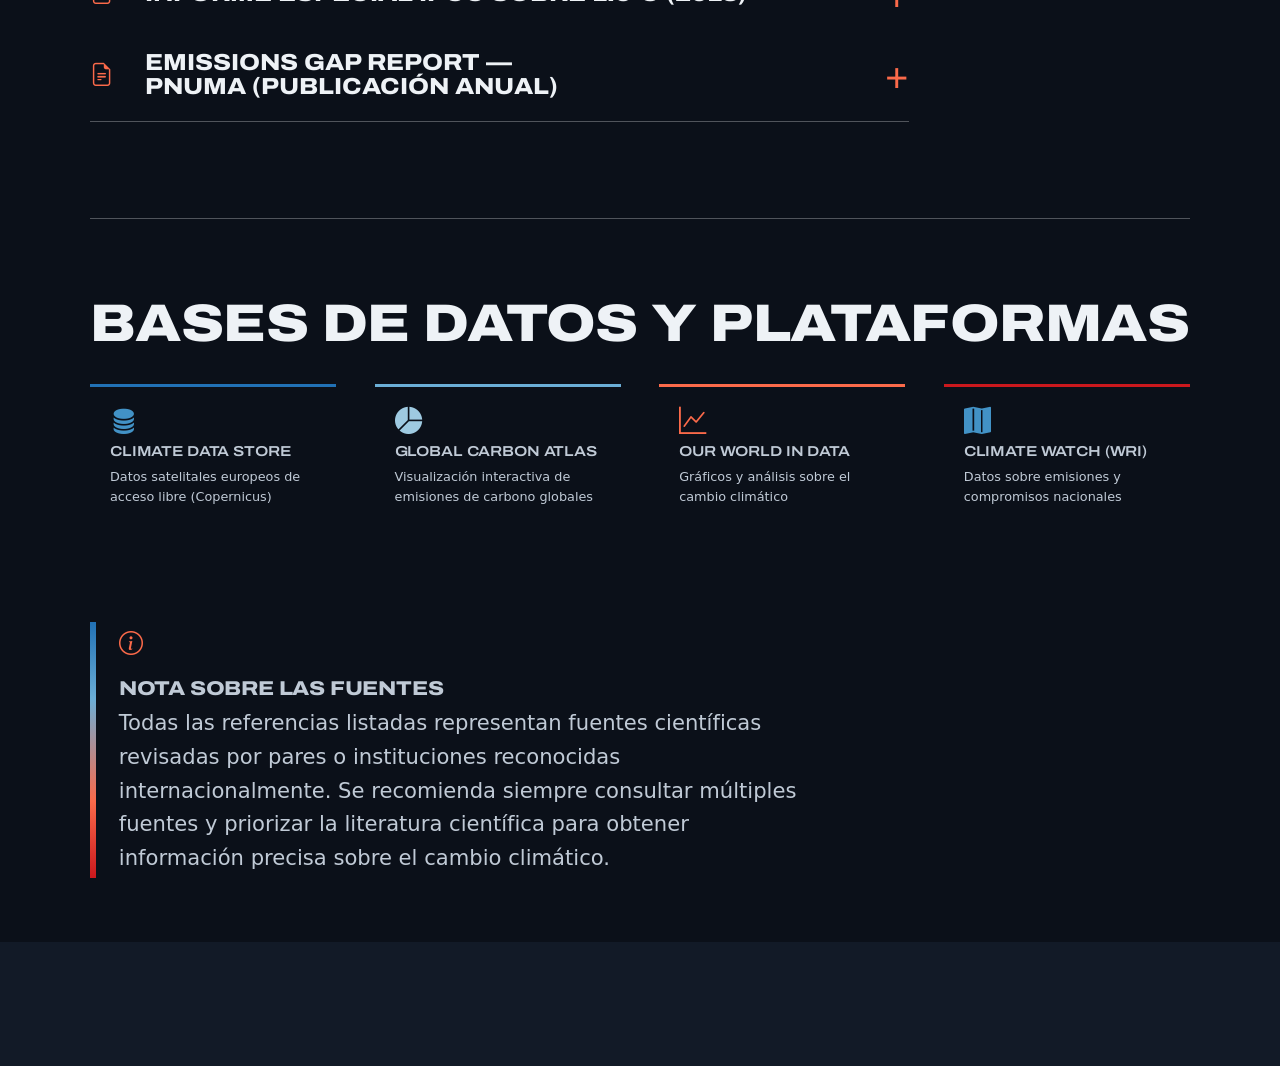
<file: referencias.html>
<!DOCTYPE html>
<!-- data-theme="dark" inicial; el script del head lo sobreescribe con el valor guardado -->
<html lang="es" data-theme="dark">
<head>
  <meta charset="UTF-8">
  <meta name="viewport" content="width=device-width, initial-scale=1.0">
  <title>Referencias — Cambio Climático</title>

  <!-- Bootstrap 5 CSS y JS -->
  <link href="https://cdn.jsdelivr.net/npm/bootstrap@5.3.8/dist/css/bootstrap.min.css" rel="stylesheet"
    integrity="sha384-sRIl4kxILFvY47J16cr9ZwB07vP4J8+LH7qKQnuqkuIAvNWLzeN8tE5YBujZqJLB" crossorigin="anonymous">
  <!-- Bootstrap JS — necesario para el menú colapsable y el accordion -->
  <script src="https://cdn.jsdelivr.net/npm/bootstrap@5.3.8/dist/js/bootstrap.bundle.min.js"
    integrity="sha384-FKyoEForCGlyvwx9Hj09JcYn3nv7wiPVlz7YYwJrWVcXK/BmnVDxM+D2scQbITxI" crossorigin="anonymous"></script>

  <!-- Bootstrap Icons — íconos usados en la nav y las tarjetas -->
  <link rel="stylesheet" href="https://cdn.jsdelivr.net/npm/bootstrap-icons@1.11.3/font/bootstrap-icons.min.css">

  <!-- Fuentes locales (Archivo + Barlow) se cargan desde estilos-6-herencia.css -->

  <!-- Estilos propios del sitio -->
  <link rel="preload" href="font_archivo.woff2" as="font" type="font/woff2" crossorigin>
  <link rel="stylesheet" href="styles.css">
  <link rel="icon" type="img/icon" href="icono.png">

  <!-- Aplica el tema guardado antes de que el CSS renderice, evita el parpadeo claro/oscuro -->
  <script>
    (function(){
      var t = localStorage.getItem('cc-theme') || 'dark';
      document.documentElement.setAttribute('data-theme', t);
    })();
  </script>
</head>
<body>

  <!-- Cortina de transición entre páginas (CSS + script.js) -->
  <div class="page-curtain" aria-hidden="true"><i class="bi bi-globe-americas"></i><span></span></div>


  <!-- NAVEGACIÓN — dropdown "Más información" marcado como activo por ser página hija -->
  <header class="hd" id="hd">
    <div class="hd-in">
      <a class="hd-marca" href="index.html" aria-label="Cambio Climático, inicio"><span>Cambio <b>Climático</b></span></a>
      <nav class="hd-nav" id="hd-nav" aria-label="Principal">
      <a href="quees.html">¿Qué es?</a>
      <a href="discusion.html">¿Qué se ha hecho?</a>
      <a href="debemoshacer.html">¿Qué debemos hacer?</a>
      <a href="resultados.html">Consecuencias</a>
      <a href="metodologia.html">Metodología</a>
      <a href="referencias.html" class="act" aria-current="page">Referencias</a>
      </nav>
      <button class="icono-b hd-son" id="son" type="button" aria-label="Sonido del mouse" title="Sonido del mouse" aria-pressed="true"><svg class="on" viewBox="0 0 24 24" aria-hidden="true"><g fill="none" stroke="currentColor" stroke-width="1.9" stroke-linecap="round" stroke-linejoin="round"><path d="M4 9.5v5h3.5L12 18.5v-13L7.5 9.5z"/><path d="M15.5 9a4.2 4.2 0 0 1 0 6M18 6.5a8 8 0 0 1 0 11"/></g></svg><svg class="off" viewBox="0 0 24 24" aria-hidden="true"><g fill="none" stroke="currentColor" stroke-width="1.9" stroke-linecap="round" stroke-linejoin="round"><path d="M4 9.5v5h3.5L12 18.5v-13L7.5 9.5z"/><path d="m16 9.5 5 5M21 9.5l-5 5"/></g></svg></button>
      <button class="btn-theme-toggle" id="themeToggle" type="button" title="Cambiar tema" aria-label="Cambiar tema"><i class="bi bi-sun-fill" id="themeIcon"></i></button>
      <button class="icono-b hd-menu" id="menu-abrir" type="button" aria-label="Abrir menú" aria-expanded="false" aria-controls="menu"><svg viewBox="0 0 24 24" aria-hidden="true"><path fill="none" stroke="currentColor" stroke-width="2.4" stroke-linecap="round" d="M4 7h16M4 12h16M4 17h10"/></svg></button>
    </div>
  </header>

  <div class="menu" id="menu" hidden>
    <button class="icono-b menu-x" id="menu-cerrar" type="button" aria-label="Cerrar menú"><svg viewBox="0 0 24 24" aria-hidden="true"><path fill="none" stroke="currentColor" stroke-width="2.4" stroke-linecap="round" d="M6 6l12 12M18 6 6 18"/></svg></button>
    <nav aria-label="Menú móvil">
    <a href="index.html" style="--i:0">Inicio</a>
    <a href="quees.html" style="--i:1">¿Qué es?</a>
    <a href="discusion.html" style="--i:2">¿Qué se ha hecho?</a>
    <a href="debemoshacer.html" style="--i:3">¿Qué debemos hacer?</a>
    <a href="resultados.html" style="--i:4">Consecuencias</a>
    <a href="metodologia.html" style="--i:5">Metodología</a>
    <a href="referencias.html" style="--i:6" class="act" aria-current="page">Referencias</a>
    </nav>
    <div class="menu-pie"><div class="stripes" aria-hidden="true"></div><p class="menu-datos">Cambio Climático<br>Información científica para nuestro planeta</p></div>
  </div>


  <!-- CABECERA DE PÁGINA — banda con título y descripción introductoria -->
  <div class="hero-band">
    <div class="container page-header">
      <h1 class="heading-underline">Referencias bibliográficas</h1>
      <p class="lead">
        Todas las fuentes listadas aquí son de acceso público y representan el consenso
        científico actual. Se recomienda siempre priorizar la literatura revisada por pares.
      </p>
    </div>
  </div>


  <!-- CONTENIDO PRINCIPAL -->
  <main class="container mt-5 mb-5">


    <!-- Organizaciones internacionales — 4 tarjetas con layout ícono + texto + botón -->
    <div class="text-center mb-4">
      <h2 class="heading-underline">Organizaciones internacionales de referencia</h2>
    </div>

    <div class="row g-4 mb-5">

      <!-- Tarjeta: portal oficial de la ONU sobre cambio climático -->
      <div class="col-md-6 fade-in-up">
        <div class="card h-100 card-accent-teal">
          <div class="card-body">
            <!-- d-flex gap-3: ícono y texto en fila, flex-shrink:0 evita que el ícono se comprima -->
            <div class="d-flex align-items-start gap-3">
              <div class="card-icon icon-teal" style="flex-shrink:0;">
                <i class="bi bi-globe2"></i>
              </div>
              <div>
                <h5 class="card-title">Naciones Unidas — Cambio Climático</h5>
                <p class="card-text mb-3">
                  Portal oficial de la ONU con información sobre acuerdos internacionales,
                  COPs y acciones climáticas globales.
                </p>
                <!-- target="_blank" abre en nueva pestaña; rel="noopener" previene acceso al contexto de la página -->
                <a href="https://www.un.org/es/climatechange" target="_blank" rel="noopener"
                  class="btn btn-primary btn-sm">
                  <i class="bi bi-box-arrow-up-right me-1"></i>Visitar
                </a>
              </div>
            </div>
          </div>
        </div>
      </div>

      <!-- Tarjeta: informes de evaluación del consenso científico global -->
      <div class="col-md-6 fade-in-up">
        <div class="card h-100 card-accent-green">
          <div class="card-body">
            <div class="d-flex align-items-start gap-3">
              <div class="card-icon icon-green" style="flex-shrink:0;">
                <i class="bi bi-journals"></i>
              </div>
              <div>
                <h5 class="card-title">IPCC — Panel Intergubernamental</h5>
                <p class="card-text mb-3">
                  Informes de evaluación del IPCC, la fuente más autorizada sobre la ciencia
                  del cambio climático a nivel global.
                </p>
                <a href="https://www.ipcc.ch/" target="_blank" rel="noopener"
                  class="btn btn-primary btn-sm">
                  <i class="bi bi-box-arrow-up-right me-1"></i>Visitar
                </a>
              </div>
            </div>
          </div>
        </div>
      </div>

      <!-- Tarjeta: marco legal del Acuerdo de París y compromisos nacionales -->
      <div class="col-md-6 fade-in-up">
        <div class="card h-100 card-accent-amber">
          <div class="card-body">
            <div class="d-flex align-items-start gap-3">
              <div class="card-icon icon-amber" style="flex-shrink:0;">
                <i class="bi bi-shield-check"></i>
              </div>
              <div>
                <h5 class="card-title">Convención Marco de la ONU (UNFCCC)</h5>
                <p class="card-text mb-3">
                  Marco legal internacional para la acción climática, incluyendo el Acuerdo
                  de París y los compromisos nacionales.
                </p>
                <a href="https://unfccc.int/es" target="_blank" rel="noopener"
                  class="btn btn-primary btn-sm">
                  <i class="bi bi-box-arrow-up-right me-1"></i>Visitar
                </a>
              </div>
            </div>
          </div>
        </div>
      </div>
    </div>

    <div class="row g-4 mb-5">

      <!-- Tarjeta: datos satelitales y visualizaciones de la NASA -->
      <div class="col-md-6 fade-in-up">
        <div class="card h-100 card-accent-green">
          <div class="card-body">
            <div class="d-flex align-items-start gap-3">
              <div class="card-icon icon-green" style="flex-shrink:0;">
                <i class="bi bi-broadcast-pin"></i>
              </div>
              <div>
                <h5 class="card-title">NASA Climate Change</h5>
                <p class="card-text mb-3">
                  Portal de la NASA con datos satelitales, visualizaciones interactivas y
                  explicaciones científicas rigurosas sobre el cambio climático.
                </p>
                <a href="https://climate.nasa.gov/" target="_blank" rel="noopener"
                  class="btn btn-primary btn-sm">
                  <i class="bi bi-box-arrow-up-right me-1"></i>Visitar
                </a>
              </div>
            </div>
          </div>
        </div>
      </div>

      <!-- Tarjeta: datos climáticos y recursos educativos de la NOAA -->
      <div class="col-md-6 fade-in-up">
        <div class="card h-100 card-accent-teal">
          <div class="card-body">
            <div class="d-flex align-items-start gap-3">
              <div class="card-icon icon-teal" style="flex-shrink:0;">
                <i class="bi bi-bar-chart-line-fill"></i>
              </div>
              <div>
                <h5 class="card-title">NOAA — Climate.gov</h5>
                <p class="card-text mb-3">
                  Datos climáticos, noticias y recursos educativos de la Administración
                  Nacional Oceánica y Atmosférica de Estados Unidos.
                </p>
                <a href="https://www.climate.gov/" target="_blank" rel="noopener"
                  class="btn btn-primary btn-sm">
                  <i class="bi bi-box-arrow-up-right me-1"></i>Visitar
                </a>
              </div>
            </div>
          </div>
        </div>
      </div>

      <!-- Tarjeta: registro histórico HadCRUT desde 1850 -->
      <div class="col-md-6 fade-in-up">
        <div class="card h-100 card-accent-amber">
          <div class="card-body">
            <div class="d-flex align-items-start gap-3">
              <div class="card-icon icon-amber" style="flex-shrink:0;">
                <i class="bi bi-cloud-sun-fill"></i>
              </div>
              <div>
                <h5 class="card-title">Centro Hadley (Met Office)</h5>
                <p class="card-text mb-3">
                  Centro británico de investigación climática que mantiene el registro histórico
                  de temperaturas globales HadCRUT desde 1850.
                </p>
                <a href="https://weather.metoffice.gov.uk/climate/met-office-hadley-centre/index"
                  target="_blank" rel="noopener" class="btn btn-primary btn-sm">
                  <i class="bi bi-box-arrow-up-right me-1"></i>Visitar
                </a>
              </div>
            </div>
          </div>
        </div>
      </div>

      <!-- Tarjeta: atribución científica de eventos climáticos extremos -->
      <div class="col-md-6 fade-in-up">
        <div class="card h-100 card-accent-green">
          <div class="card-body">
            <div class="d-flex align-items-start gap-3">
              <div class="card-icon icon-green" style="flex-shrink:0;">
                <i class="bi bi-graph-up-arrow"></i>
              </div>
              <div>
                <h5 class="card-title">World Weather Attribution</h5>
                <p class="card-text mb-3">
                  Análisis científicos rápidos que cuantifican la conexión entre eventos
                  climáticos extremos y el cambio climático de origen humano.
                </p>
                <a href="https://www.worldweatherattribution.org/" target="_blank" rel="noopener"
                  class="btn btn-primary btn-sm">
                  <i class="bi bi-box-arrow-up-right me-1"></i>Visitar
                </a>
              </div>
            </div>
          </div>
        </div>
      </div>

    </div><!-- /instituciones científicas -->


    <div class="divider"></div>


    <!-- Recursos educativos y de divulgación — 4 tarjetas -->
    <div class="text-center mb-4">
      <h2 class="heading-underline">Recursos educativos y de divulgación científica</h2>
    </div>

    <div class="row g-4 mb-5">

      <!-- Tarjeta: desmontaje de mitos sobre el cambio climático -->
      <div class="col-md-6 fade-in-up">
        <div class="card h-100 card-accent-teal">
          <div class="card-body">
            <div class="d-flex align-items-start gap-3">
              <div class="card-icon icon-teal" style="flex-shrink:0;">
                <i class="bi bi-patch-question-fill"></i>
              </div>
              <div>
                <h5 class="card-title">Skeptical Science</h5>
                <p class="card-text mb-3">
                  Explicaciones científicas accesibles y respuestas documentadas a los mitos
                  y desinformación más comunes sobre el cambio climático.
                </p>
                <a href="https://skepticalscience.com/" target="_blank" rel="noopener"
                  class="btn btn-primary btn-sm">
                  <i class="bi bi-box-arrow-up-right me-1"></i>Visitar
                </a>
              </div>
            </div>
          </div>
        </div>
      </div>

      <!-- Tarjeta: noticias y análisis con datos visuales de calidad -->
      <div class="col-md-6 fade-in-up">
        <div class="card h-100 card-accent-amber">
          <div class="card-body">
            <div class="d-flex align-items-start gap-3">
              <div class="card-icon icon-amber" style="flex-shrink:0;">
                <i class="bi bi-newspaper"></i>
              </div>
              <div>
                <h5 class="card-title">Climate Central</h5>
                <p class="card-text mb-3">
                  Noticias y análisis científicos sobre el cambio climático y sus impactos
                  locales, con datos visuales de alta calidad.
                </p>
                <a href="https://www.climatecentral.org/" target="_blank" rel="noopener"
                  class="btn btn-primary btn-sm">
                  <i class="bi bi-box-arrow-up-right me-1"></i>Visitar
                </a>
              </div>
            </div>
          </div>
        </div>
      </div>

      <!-- Tarjeta: divulgación académica orientada a la acción pública -->
      <div class="col-md-6 fade-in-up">
        <div class="card h-100 card-accent-green">
          <div class="card-body">
            <div class="d-flex align-items-start gap-3">
              <div class="card-icon icon-green" style="flex-shrink:0;">
                <i class="bi bi-mortarboard-fill"></i>
              </div>
              <div>
                <h5 class="card-title">Yale Climate Connections</h5>
                <p class="card-text mb-3">
                  Comunicación científica accesible del Programa Yale sobre Cambio Climático,
                  orientada a la educación y la acción pública.
                </p>
                <a href="https://yaleclimateconnections.org/" target="_blank" rel="noopener"
                  class="btn btn-primary btn-sm">
                  <i class="bi bi-box-arrow-up-right me-1"></i>Visitar
                </a>
              </div>
            </div>
          </div>
        </div>
      </div>

      <!-- Tarjeta: análisis rigurosos de política energética y emisiones -->
      <div class="col-md-6 fade-in-up">
        <div class="card h-100 card-accent-teal">
          <div class="card-body">
            <div class="d-flex align-items-start gap-3">
              <div class="card-icon icon-teal" style="flex-shrink:0;">
                <i class="bi bi-file-earmark-bar-graph"></i>
              </div>
              <div>
                <h5 class="card-title">Carbon Brief</h5>
                <p class="card-text mb-3">
                  Análisis claros, rigurosos y basados en ciencia sobre política energética,
                  emisiones y cambio climático.
                </p>
                <a href="https://www.carbonbrief.org/" target="_blank" rel="noopener"
                  class="btn btn-primary btn-sm">
                  <i class="bi bi-box-arrow-up-right me-1"></i>Visitar
                </a>
              </div>
            </div>
          </div>
        </div>
      </div>

    </div><!-- /recursos educativos -->


    <div class="divider"></div>


    <!-- Reportes clave en accordion — data-bs-parent fuerza un solo item abierto a la vez -->
    <div class="text-center mb-4">
      <h2 class="heading-underline">Reportes y documentos clave</h2>
    </div>

    <div class="row justify-content-center mb-5">
      <div class="col-lg-9">
        <div class="accordion" id="accordionDocs">

          <!-- Informe más reciente y completo del IPCC -->
          <div class="accordion-item">
            <h2 class="accordion-header">
              <button class="accordion-button collapsed" type="button"
                data-bs-toggle="collapse" data-bs-target="#doc1">
                <i class="bi bi-file-earmark-text me-2 text-accent"></i>
                Sexto Informe de Evaluación del IPCC (AR6) — 2021-2023
              </button>
            </h2>
            <div id="doc1" class="accordion-collapse collapse" data-bs-parent="#accordionDocs">
              <div class="accordion-body">
                El informe más reciente y completo sobre la ciencia del cambio climático, sus
                impactos y opciones de respuesta. Incluye contribuciones de tres grupos de trabajo:
                bases físicas, impactos y adaptación, y mitigación.
                <br><br>
                <strong style="color:var(--text-primary)">Hallazgo clave:</strong>
                Es inequívoco que la actividad humana ha calentado el planeta. Muchos cambios
                son irreversibles durante siglos o milenios.
              </div>
            </div>
          </div>

          <!-- Tratado internacional que fija el objetivo de los 1.5°C y 2°C -->
          <div class="accordion-item">
            <h2 class="accordion-header">
              <button class="accordion-button collapsed" type="button"
                data-bs-toggle="collapse" data-bs-target="#doc2">
                <i class="bi bi-file-earmark-text me-2 text-accent"></i>
                Acuerdo de París (2015)
              </button>
            </h2>
            <div id="doc2" class="accordion-collapse collapse" data-bs-parent="#accordionDocs">
              <div class="accordion-body">
                Tratado internacional jurídicamente vinculante adoptado por 196 partes en la COP21.
                Su objetivo es limitar el calentamiento global muy por debajo de 2°C, preferiblemente
                a 1.5°C respecto a niveles preindustriales.
                <br><br>
                <strong style="color:var(--text-primary)">Mecanismos principales:</strong>
                Contribuciones Determinadas Nacionalmente (NDC), marco de transparencia y rendición
                de cuentas, y financiamiento climático.
              </div>
            </div>
          </div>

          <!-- Evaluación especial sobre la diferencia entre 1.5°C y 2°C de calentamiento -->
          <div class="accordion-item">
            <h2 class="accordion-header">
              <button class="accordion-button collapsed" type="button"
                data-bs-toggle="collapse" data-bs-target="#doc3">
                <i class="bi bi-file-earmark-text me-2 text-accent"></i>
                Informe Especial IPCC sobre 1.5°C (2018)
                 </button>
            </h2>
            <div id="doc3" class="accordion-collapse collapse" data-bs-parent="#accordionDocs">
              <div class="accordion-body">
                Evaluación especial sobre los impactos del calentamiento de 1.5°C y las
                trayectorias de emisión necesarias para alcanzarlo.
                <br><br>
                <strong style="color:var(--text-primary)">Conclusión clave:</strong>
                Limitar el calentamiento a 1.5°C requiere cambios rápidos, de gran alcance y
                sin precedentes en todos los sectores. Cada fracción de grado adicional
                importa significativamente.
              </div>
            </div>
          </div>

          <!-- Reporte anual que mide la brecha entre emisiones reales y objetivos del Acuerdo de París -->
          <div class="accordion-item">
            <h2 class="accordion-header">
              <button class="accordion-button collapsed" type="button"
                data-bs-toggle="collapse" data-bs-target="#doc4">
                <i class="bi bi-file-earmark-text me-2 text-accent"></i>
                Emissions Gap Report — PNUMA (publicación anual)
              </button>
            </h2>
            <div id="doc4" class="accordion-collapse collapse" data-bs-parent="#accordionDocs">
              <div class="accordion-body">
                Reporte anual que evalúa la brecha entre las emisiones proyectadas y los niveles
                requeridos para cumplir los objetivos del Acuerdo de París.
                <br><br>
                <strong style="color:var(--text-primary)">Actualización reciente:</strong>
                Las emisiones globales continúan aumentando y la ventana para limitar el
                calentamiento a 1.5°C se cierra de forma acelerada.
              </div>
            </div>
          </div>

        </div><!-- /accordion -->
      </div>
    </div><!-- /reportes clave -->


    <div class="divider"></div>


    <!-- Bases de datos — 4 stat-cards con layout alineado a la izquierda -->
    <div class="text-center mb-4">
      <h2 class="heading-underline">Bases de datos y plataformas</h2>
    </div>

    <!-- col-md-6 col-lg-3: 4 columnas en desktop, 2 en tablet, 1 en móvil -->
    <div class="row g-3 mb-5">

      <div class="col-md-6 col-lg-3 fade-in-up">
        <div class="stat-card" style="text-align:left; padding:1.25rem; min-height:auto;">
          <div class="card-icon icon-teal mb-2" style="width:36px;height:36px;font-size:0.95rem;">
            <i class="bi bi-database-fill"></i>
          </div>
          <h6 style="color:var(--text-primary);font-weight:600;font-size:0.9rem;">Climate Data Store</h6>
          <p style="font-size:0.8rem;color:var(--text-muted);margin:0;">
            Datos satelitales europeos de acceso libre (Copernicus)
          </p>
        </div>
      </div>

      <div class="col-md-6 col-lg-3 fade-in-up">
        <div class="stat-card" style="text-align:left; padding:1.25rem; min-height:auto;">
          <div class="card-icon icon-green mb-2" style="width:36px;height:36px;font-size:0.95rem;">
            <i class="bi bi-pie-chart-fill"></i>
          </div>
          <h6 style="color:var(--text-primary);font-weight:600;font-size:0.9rem;">Global Carbon Atlas</h6>
          <p style="font-size:0.8rem;color:var(--text-muted);margin:0;">
            Visualización interactiva de emisiones de carbono globales
          </p>
        </div>
      </div>

      <div class="col-md-6 col-lg-3 fade-in-up">
        <div class="stat-card" style="text-align:left; padding:1.25rem; min-height:auto;">
          <div class="card-icon icon-amber mb-2" style="width:36px;height:36px;font-size:0.95rem;">
            <i class="bi bi-graph-up"></i>
          </div>
          <h6 style="color:var(--text-primary);font-weight:600;font-size:0.9rem;">Our World in Data</h6>
          <p style="font-size:0.8rem;color:var(--text-muted);margin:0;">
            Gráficos y análisis sobre el cambio climático
          </p>
        </div>
      </div>

      <div class="col-md-6 col-lg-3 fade-in-up">
        <div class="stat-card" style="text-align:left; padding:1.25rem; min-height:auto;">
          <div class="card-icon icon-teal mb-2" style="width:36px;height:36px;font-size:0.95rem;">
            <i class="bi bi-map-fill"></i>
          </div>
          <h6 style="color:var(--text-primary);font-weight:600;font-size:0.9rem;">Climate Watch (WRI)</h6>
          <p style="font-size:0.8rem;color:var(--text-muted);margin:0;">
            Datos sobre emisiones y compromisos nacionales
          </p>
        </div>
      </div>

    </div><!-- /bases de datos -->


    <!-- Nota final sobre criterios de selección de fuentes -->
    <div class="row justify-content-center">
      <div class="col-lg-8">
        <div class="section-block text-center">
          <i class="bi bi-info-circle text-accent fs-4 mb-3 d-block"></i>
          <h5 style="color:var(--text-primary);">Nota sobre las fuentes</h5>
          <p class="mb-0">
            Todas las referencias listadas representan fuentes científicas revisadas por pares
            o instituciones reconocidas internacionalmente. Se recomienda siempre consultar
            múltiples fuentes y priorizar la literatura científica para obtener información
            precisa sobre el cambio climático.
          </p>
        </div>
      </div>
    </div>


  </main><!-- /main -->


  <!-- FOOTER -->
  <footer>
    <div class="container d-flex flex-column flex-md-row align-items-center justify-content-between gap-3">
      <div class="footer-brand"><i class="bi bi-globe-americas"></i>Cambio Climático</div>
      <p class="mb-0">Información científica para nuestro planeta</p>
      <p class="mb-0">© <span id="anio"></span> — Todos los derechos reservados</p>
    </div>
  </footer>


  <!-- Alternancia de tema claro/oscuro — guarda la preferencia en localStorage -->
  <audio id="clic-audio" src="click.wav" preload="auto" playsinline></audio>
  <script src="script.js"></script>

</body>
</html>
</file>
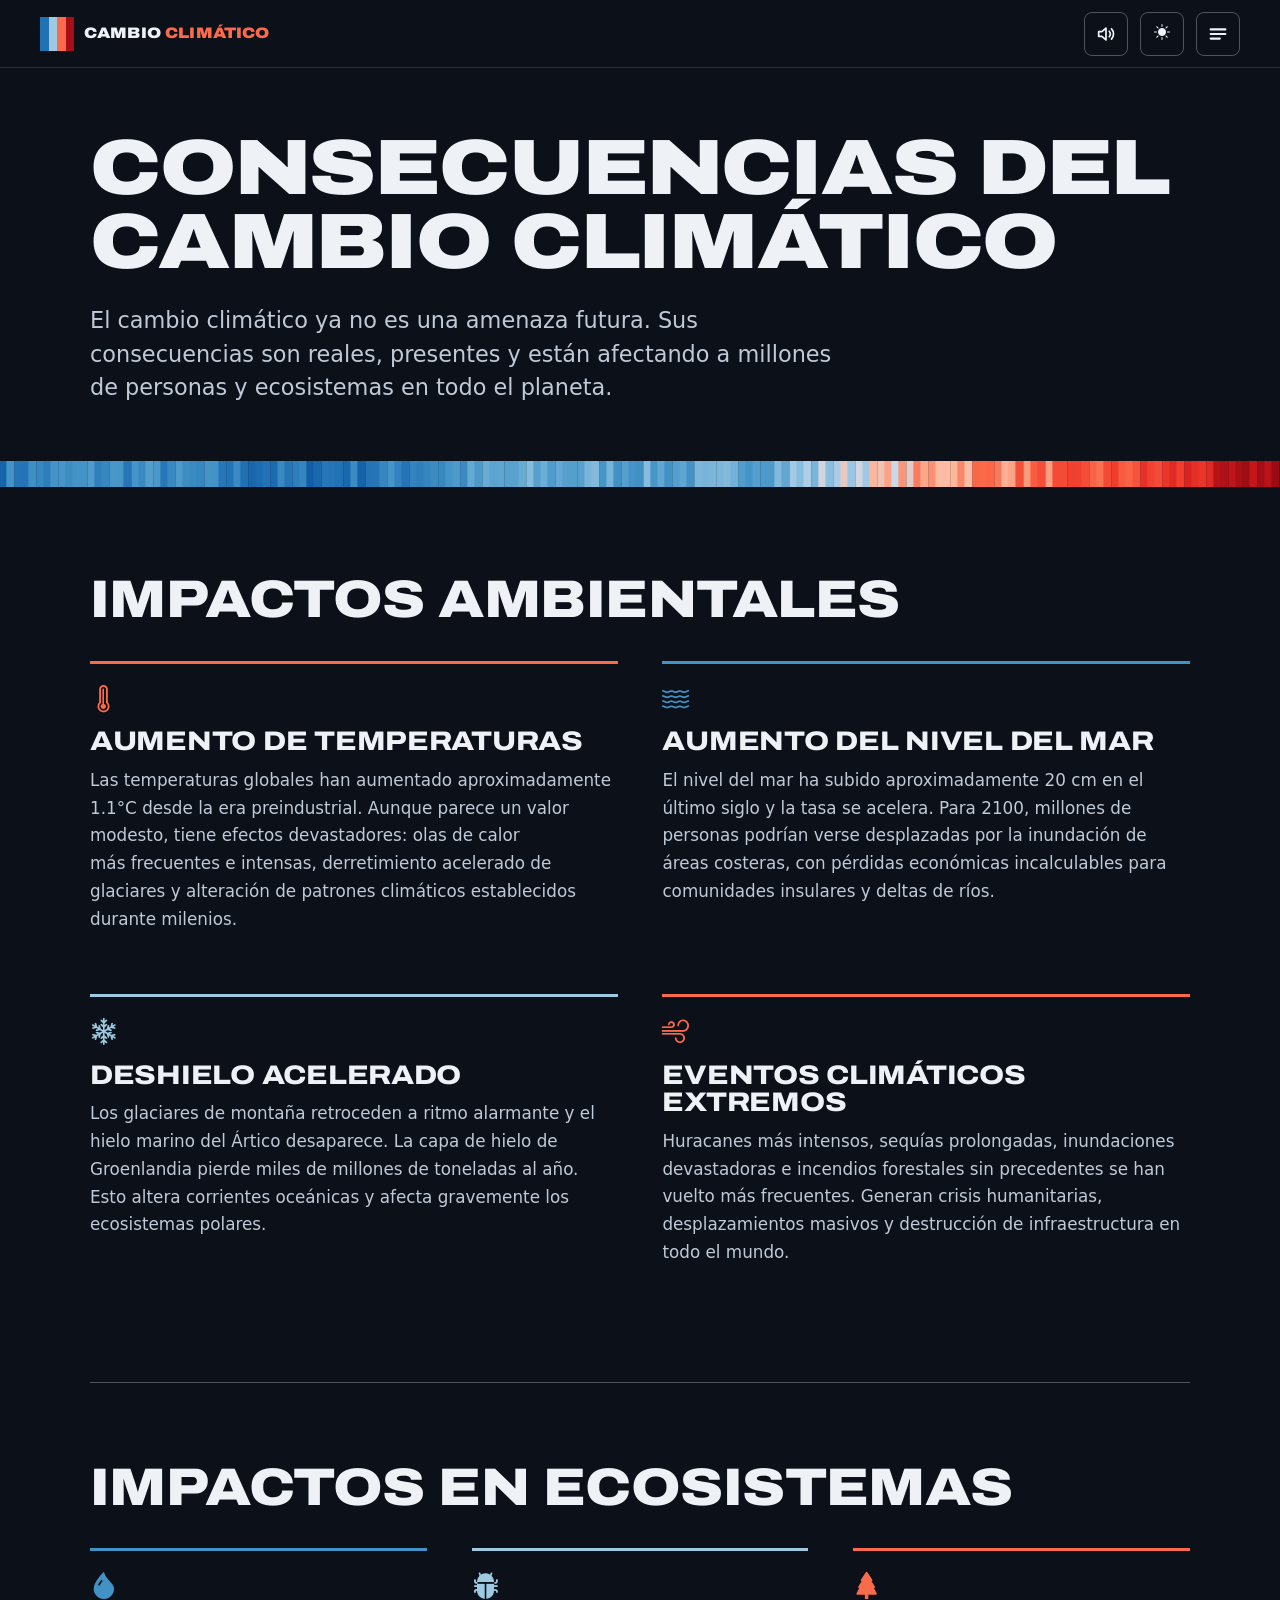
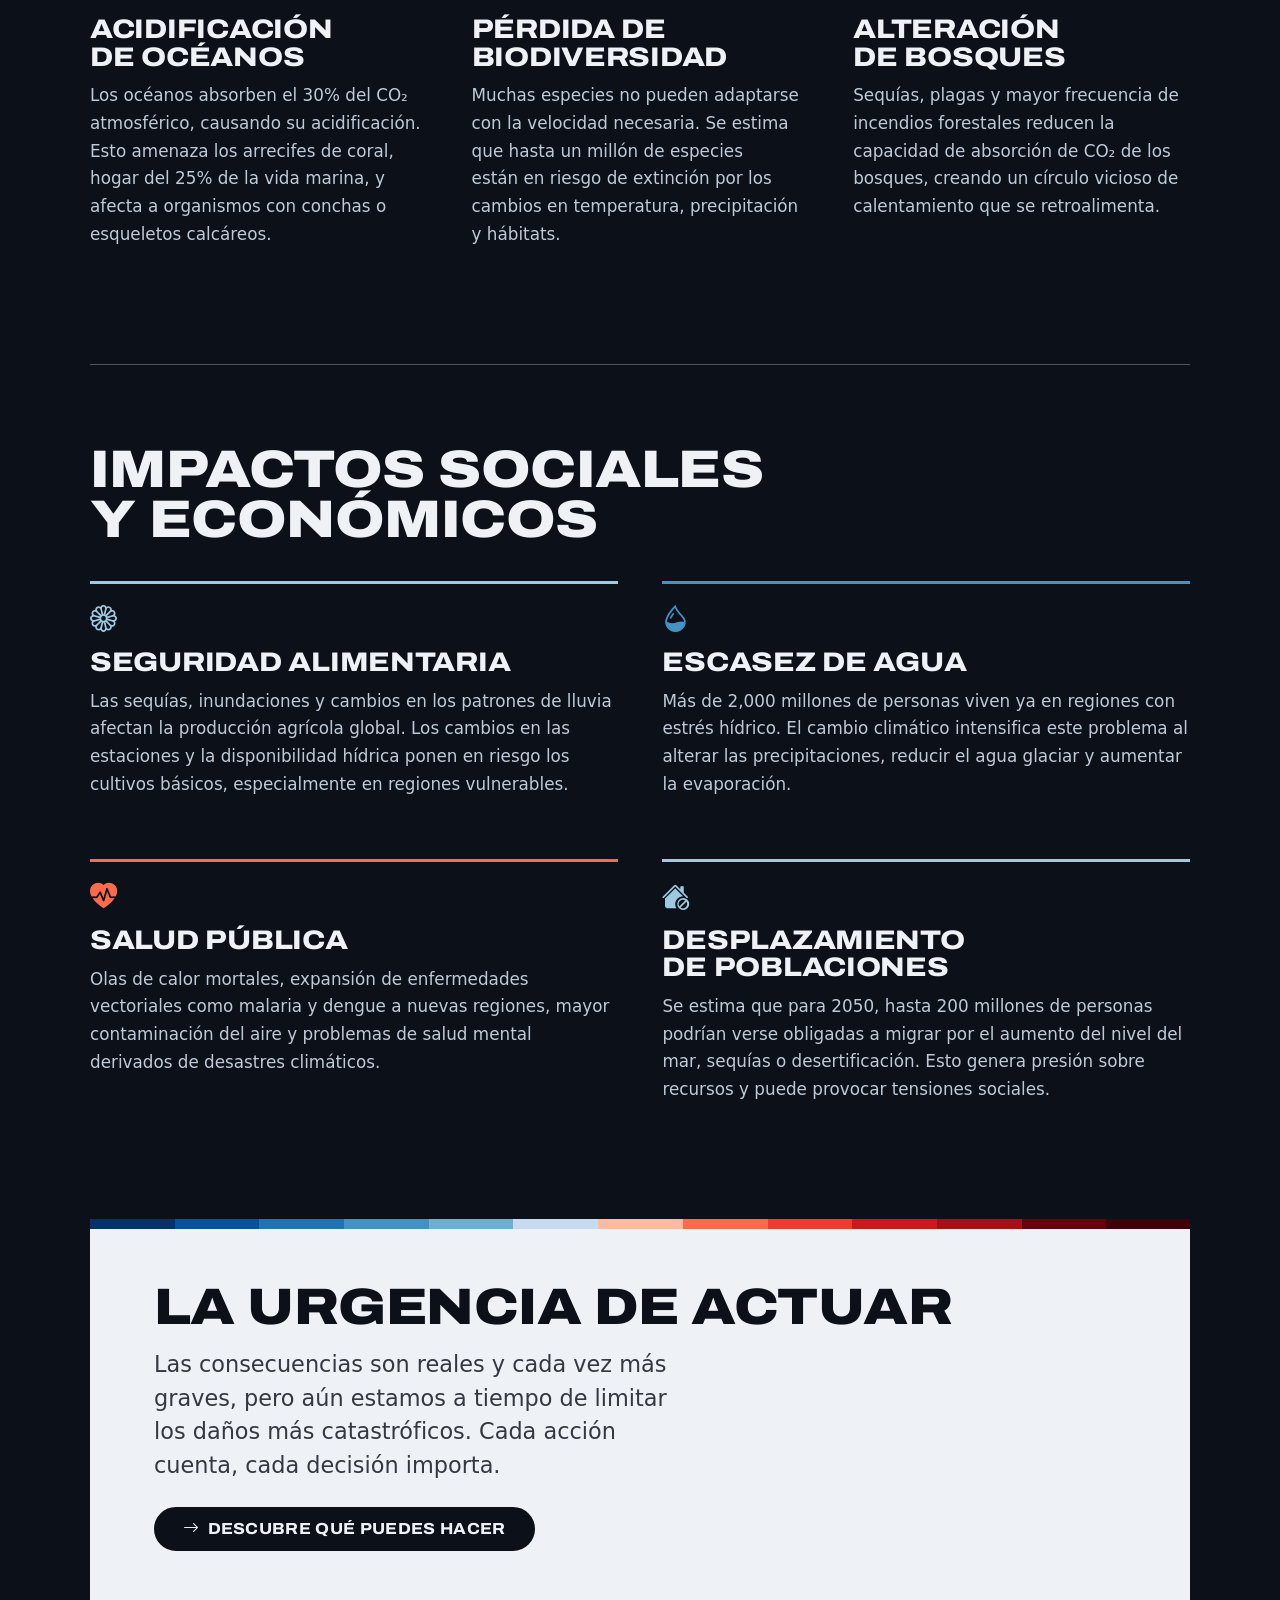
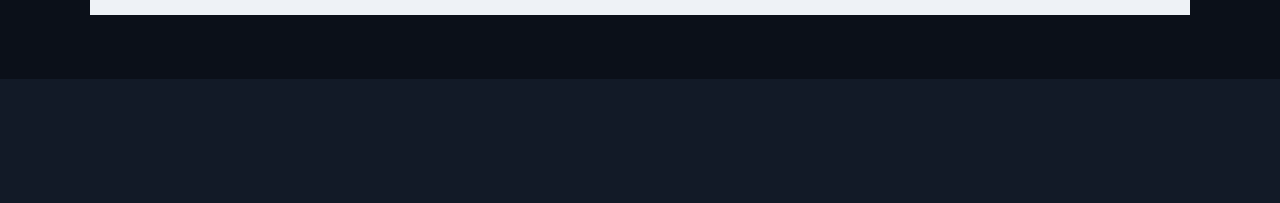
<file: resultados.html>
<!DOCTYPE html>
<!-- data-theme="dark" inicial; el script del head lo sobreescribe con el valor guardado -->
<html lang="es" data-theme="dark">
<head>
  <meta charset="UTF-8">
  <meta name="viewport" content="width=device-width, initial-scale=1.0">
  <title>Consecuencias — Cambio Climático</title>

  <!-- Bootstrap 5 CSS y JS -->
  <link href="https://cdn.jsdelivr.net/npm/bootstrap@5.3.8/dist/css/bootstrap.min.css" rel="stylesheet"
    integrity="sha384-sRIl4kxILFvY47J16cr9ZwB07vP4J8+LH7qKQnuqkuIAvNWLzeN8tE5YBujZqJLB" crossorigin="anonymous">
  <!-- Bootstrap JS — necesario para el menú colapsable y el dropdown -->
  <script src="https://cdn.jsdelivr.net/npm/bootstrap@5.3.8/dist/js/bootstrap.bundle.min.js"
    integrity="sha384-FKyoEForCGlyvwx9Hj09JcYn3nv7wiPVlz7YYwJrWVcXK/BmnVDxM+D2scQbITxI" crossorigin="anonymous"></script>

  <!-- Bootstrap Icons — íconos usados en la nav y las tarjetas -->
  <link rel="stylesheet" href="https://cdn.jsdelivr.net/npm/bootstrap-icons@1.11.3/font/bootstrap-icons.min.css">

  <!-- Fuentes locales (Archivo + Barlow) se cargan desde estilos-6-herencia.css -->

  <!-- Estilos propios del sitio -->
  <link rel="preload" href="font_archivo.woff2" as="font" type="font/woff2" crossorigin>
  <link rel="stylesheet" href="styles.css">
  <link rel="icon" type="img/icon" href="icono.png">

  <!-- Aplica el tema guardado antes de que el CSS renderice, evita el parpadeo claro/oscuro -->
  <script>
    (function(){
      var t = localStorage.getItem('cc-theme') || 'dark';
      document.documentElement.setAttribute('data-theme', t);
      document.documentElement.classList.add('js');
    })();
  </script>
</head>
<body>

  <!-- Cortina de transición entre páginas (CSS + script.js) -->
  <div class="page-curtain" aria-hidden="true"><i class="bi bi-globe-americas"></i><span></span></div>


  <!-- NAVEGACIÓN — "Consecuencias" marcado como activo -->
  <header class="hd" id="hd">
    <div class="hd-in">
      <a class="hd-marca" href="index.html" aria-label="Cambio Climático, inicio"><span>Cambio <b>Climático</b></span></a>
      <nav class="hd-nav" id="hd-nav" aria-label="Principal">
      <a href="quees.html">¿Qué es?</a>
      <a href="discusion.html">¿Qué se ha hecho?</a>
      <a href="debemoshacer.html">¿Qué debemos hacer?</a>
      <a href="resultados.html" class="act" aria-current="page">Consecuencias</a>
      <a href="metodologia.html">Metodología</a>
      <a href="referencias.html">Referencias</a>
      </nav>
      <button class="icono-b hd-son" id="son" type="button" aria-label="Sonido del mouse" title="Sonido del mouse" aria-pressed="true"><svg class="on" viewBox="0 0 24 24" aria-hidden="true"><g fill="none" stroke="currentColor" stroke-width="1.9" stroke-linecap="round" stroke-linejoin="round"><path d="M4 9.5v5h3.5L12 18.5v-13L7.5 9.5z"/><path d="M15.5 9a4.2 4.2 0 0 1 0 6M18 6.5a8 8 0 0 1 0 11"/></g></svg><svg class="off" viewBox="0 0 24 24" aria-hidden="true"><g fill="none" stroke="currentColor" stroke-width="1.9" stroke-linecap="round" stroke-linejoin="round"><path d="M4 9.5v5h3.5L12 18.5v-13L7.5 9.5z"/><path d="m16 9.5 5 5M21 9.5l-5 5"/></g></svg></button>
      <button class="btn-theme-toggle" id="themeToggle" type="button" title="Cambiar tema" aria-label="Cambiar tema"><i class="bi bi-sun-fill" id="themeIcon"></i></button>
      <button class="icono-b hd-menu" id="menu-abrir" type="button" aria-label="Abrir menú" aria-expanded="false" aria-controls="menu"><svg viewBox="0 0 24 24" aria-hidden="true"><path fill="none" stroke="currentColor" stroke-width="2.4" stroke-linecap="round" d="M4 7h16M4 12h16M4 17h10"/></svg></button>
    </div>
  </header>

  <div class="menu" id="menu" hidden>
    <button class="icono-b menu-x" id="menu-cerrar" type="button" aria-label="Cerrar menú"><svg viewBox="0 0 24 24" aria-hidden="true"><path fill="none" stroke="currentColor" stroke-width="2.4" stroke-linecap="round" d="M6 6l12 12M18 6 6 18"/></svg></button>
    <nav aria-label="Menú móvil">
    <a href="index.html" style="--i:0">Inicio</a>
    <a href="quees.html" style="--i:1">¿Qué es?</a>
    <a href="discusion.html" style="--i:2">¿Qué se ha hecho?</a>
    <a href="debemoshacer.html" style="--i:3">¿Qué debemos hacer?</a>
    <a href="resultados.html" style="--i:4" class="act" aria-current="page">Consecuencias</a>
    <a href="metodologia.html" style="--i:5">Metodología</a>
    <a href="referencias.html" style="--i:6">Referencias</a>
    </nav>
    <div class="menu-pie"><div class="stripes" aria-hidden="true"></div><p class="menu-datos">Cambio Climático<br>Información científica para nuestro planeta</p></div>
  </div>


  <!-- CABECERA DE PÁGINA — banda con título y descripción introductoria -->
  <div class="hero-band">
    <div class="container page-header">
      <h1 class="heading-underline">Consecuencias del cambio climático</h1>
      <p class="lead">
        El cambio climático ya no es una amenaza futura. Sus consecuencias son reales, presentes
        y están afectando a millones de personas y ecosistemas en todo el planeta.
      </p>
    </div>
  </div>


  <!-- CONTENIDO PRINCIPAL -->
  <main class="container mt-5 mb-5">


    <!-- Impactos ambientales — 4 tarjetas en grid 2×2 -->
    <div class="text-center mb-4">
      <h2 class="heading-underline">Impactos ambientales</h2>
    </div>

    <div class="row g-4 mb-5">

      <!-- Tarjeta: calentamiento global y sus efectos en cadena -->
      <div class="col-md-6 fade-in-up">
        <div class="card h-100 card-accent-amber">
          <div class="card-body">
            <div class="card-icon icon-amber"><i class="bi bi-thermometer-high"></i></div>
            <h5 class="card-title">Aumento de temperaturas</h5>
            <p class="card-text">
              Las temperaturas globales han aumentado aproximadamente 1.1°C desde la era preindustrial.
              Aunque parece un valor modesto, tiene efectos devastadores: olas de calor más frecuentes
              e intensas, derretimiento acelerado de glaciares y alteración de patrones climáticos
              establecidos durante milenios.
            </p>
          </div>
        </div>
      </div>

      <!-- Tarjeta: inundaciones costeras y desplazamiento por el mar -->
      <div class="col-md-6 fade-in-up">
        <div class="card h-100 card-accent-teal">
          <div class="card-body">
            <div class="card-icon icon-teal"><i class="bi bi-water"></i></div>
            <h5 class="card-title">Aumento del nivel del mar</h5>
            <p class="card-text">
              El nivel del mar ha subido aproximadamente 20 cm en el último siglo y la tasa se
              acelera. Para 2100, millones de personas podrían verse desplazadas por la inundación
              de áreas costeras, con pérdidas económicas incalculables para comunidades insulares
              y deltas de ríos.
            </p>
          </div>
        </div>
      </div>

      <!-- Tarjeta: retroceso glaciar y alteración de corrientes oceánicas -->
      <div class="col-md-6 fade-in-up">
        <div class="card h-100 card-accent-green">
          <div class="card-body">
            <div class="card-icon icon-green"><i class="bi bi-snow2"></i></div>
            <h5 class="card-title">Deshielo acelerado</h5>
            <p class="card-text">
              Los glaciares de montaña retroceden a ritmo alarmante y el hielo marino del Ártico
              desaparece. La capa de hielo de Groenlandia pierde miles de millones de toneladas
              al año. Esto altera corrientes oceánicas y afecta gravemente los ecosistemas polares.
            </p>
          </div>
        </div>
      </div>

      <!-- Tarjeta: mayor frecuencia e intensidad de desastres naturales -->
      <div class="col-md-6 fade-in-up">
        <div class="card h-100 card-accent-amber">
          <div class="card-body">
            <div class="card-icon icon-amber"><i class="bi bi-wind"></i></div>
            <h5 class="card-title">Eventos climáticos extremos</h5>
            <p class="card-text">
              Huracanes más intensos, sequías prolongadas, inundaciones devastadoras e incendios
              forestales sin precedentes se han vuelto más frecuentes. Generan crisis humanitarias,
              desplazamientos masivos y destrucción de infraestructura en todo el mundo.
            </p>
          </div>
        </div>
      </div>

    </div><!-- /impactos ambientales -->


    <div class="divider"></div>


    <!-- Impactos en ecosistemas — 3 tarjetas -->
    <div class="text-center mb-4">
      <h2 class="heading-underline">Impactos en ecosistemas</h2>
    </div>

    <div class="row g-4 mb-5">

      <!-- Tarjeta: CO₂ absorbido por el océano acidifica el agua y amenaza los arrecifes -->
      <div class="col-md-4 fade-in-up">
        <div class="card h-100 card-accent-teal">
          <div class="card-body">
            <div class="card-icon icon-teal"><i class="bi bi-droplet-fill"></i></div>
            <h5 class="card-title">Acidificación de océanos</h5>
            <p class="card-text">
              Los océanos absorben el 30% del CO₂ atmosférico, causando su acidificación.
              Esto amenaza los arrecifes de coral, hogar del 25% de la vida marina, y afecta
              a organismos con conchas o esqueletos calcáreos.
            </p>
          </div>
        </div>
      </div>

      <!-- Tarjeta: ritmo de adaptación insuficiente para muchas especies -->
      <div class="col-md-4 fade-in-up">
        <div class="card h-100 card-accent-green">
          <div class="card-body">
            <div class="card-icon icon-green"><i class="bi bi-bug-fill"></i></div>
            <h5 class="card-title">Pérdida de biodiversidad</h5>
            <p class="card-text">
              Muchas especies no pueden adaptarse con la velocidad necesaria. Se estima que
              hasta un millón de especies están en riesgo de extinción por los cambios en
              temperatura, precipitación y hábitats.
            </p>
          </div>
        </div>
      </div>

      <!-- Tarjeta: bosques que pasan de sumideros a emisores de carbono -->
      <div class="col-md-4 fade-in-up">
        <div class="card h-100 card-accent-amber">
          <div class="card-body">
            <div class="card-icon icon-amber"><i class="bi bi-tree-fill"></i></div>
            <h5 class="card-title">Alteración de bosques</h5>
            <p class="card-text">
              Sequías, plagas y mayor frecuencia de incendios forestales reducen la capacidad
              de absorción de CO₂ de los bosques, creando un círculo vicioso de calentamiento
              que se retroalimenta.
            </p>
          </div>
        </div>
      </div>

    </div><!-- /ecosistemas -->


    <div class="divider"></div>


    <!-- Impactos sociales y económicos — 4 tarjetas en grid 2×2 -->
    <div class="text-center mb-4">
      <h2 class="heading-underline">Impactos sociales y económicos</h2>
    </div>

    <div class="row g-4 mb-5">

      <!-- Tarjeta: amenaza a los cultivos básicos por eventos climáticos -->
      <div class="col-md-6 fade-in-up">
        <div class="card h-100 card-accent-green">
          <div class="card-body">
            <div class="card-icon icon-green"><i class="bi bi-flower1"></i></div>
            <h5 class="card-title">Seguridad alimentaria</h5>
            <p class="card-text">
              Las sequías, inundaciones y cambios en los patrones de lluvia afectan la producción
              agrícola global. Los cambios en las estaciones y la disponibilidad hídrica ponen en
              riesgo los cultivos básicos, especialmente en regiones vulnerables.
            </p>
          </div>
        </div>
      </div>

      <!-- Tarjeta: estrés hídrico agravado por precipitaciones alteradas -->
      <div class="col-md-6 fade-in-up">
        <div class="card h-100 card-accent-teal">
          <div class="card-body">
            <div class="card-icon icon-teal"><i class="bi bi-droplet-half"></i></div>
            <h5 class="card-title">Escasez de agua</h5>
            <p class="card-text">
              Más de 2,000 millones de personas viven ya en regiones con estrés hídrico. El cambio
              climático intensifica este problema al alterar las precipitaciones, reducir el agua
              glaciar y aumentar la evaporación.
            </p>
          </div>
        </div>
      </div>

      <!-- Tarjeta: enfermedades, calor extremo y salud mental -->
      <div class="col-md-6 fade-in-up">
        <div class="card h-100 card-accent-amber">
          <div class="card-body">
            <div class="card-icon icon-amber"><i class="bi bi-heart-pulse-fill"></i></div>
            <h5 class="card-title">Salud pública</h5>
            <p class="card-text">
              Olas de calor mortales, expansión de enfermedades vectoriales como malaria y dengue
              a nuevas regiones, mayor contaminación del aire y problemas de salud mental
              derivados de desastres climáticos.
            </p>
          </div>
        </div>
      </div>

      <!-- Tarjeta: migraciones forzadas por habitabilidad comprometida -->
      <div class="col-md-6 fade-in-up">
        <div class="card h-100 card-accent-green">
          <div class="card-body">
            <div class="card-icon icon-green"><i class="bi bi-house-slash-fill"></i></div>
            <h5 class="card-title">Desplazamiento de poblaciones</h5>
            <p class="card-text">
              Se estima que para 2050, hasta 200 millones de personas podrían verse obligadas a
              migrar por el aumento del nivel del mar, sequías o desertificación. Esto genera
              presión sobre recursos y puede provocar tensiones sociales.
            </p>
          </div>
        </div>
      </div>

    </div><!-- /sociales y económicos -->


    <!-- Call-to-action — enlaza a la página de acciones personales -->
    <div class="cta-block">
      <h3 class="mb-3">La urgencia de actuar</h3>
      <p class="lead mb-4" style="max-width:520px; margin:0 auto 1.5rem;">
        Las consecuencias son reales y cada vez más graves, pero aún estamos a tiempo de
        limitar los daños más catastróficos. Cada acción cuenta, cada decisión importa.
      </p>
      <a href="debemoshacer.html" class="btn btn-primary">
        <i class="bi bi-arrow-right me-2"></i>Descubre qué puedes hacer
      </a>
    </div>


  </main><!-- /main -->


  <!-- FOOTER -->
  <footer>
    <div class="container d-flex flex-column flex-md-row align-items-center justify-content-between gap-3">
      <div class="footer-brand"><i class="bi bi-globe-americas"></i>Cambio Climático</div>
      <p class="mb-0">Información científica para nuestro planeta</p>
      <p class="mb-0">© <span id="anio"></span> — Todos los derechos reservados</p>
    </div>
  </footer>


  <!-- Alternancia de tema claro/oscuro — guarda la preferencia en localStorage -->
  <audio id="clic-audio" src="click.wav" preload="auto" playsinline></audio>
  <script src="script.js"></script>

</body>
</html>
</file>
<file: styles.css>
/* ============================================================
   CAMBIO CLIMÁTICO — hoja de estilos principal
   Está dividida en 5 archivos pequeños (se cargan en este orden).
   Súbelos TODOS a la misma carpeta que los .html.
   ============================================================ */
@import url("estilos-1-base.css");
@import url("estilos-2-menu-botones.css");
@import url("estilos-3-hero-tarjetas.css");
@import url("estilos-4-carrusel-bloques.css");
@import url("estilos-5-footer-animaciones.css");
@import url("estilos-6-herencia.css");
</file>
